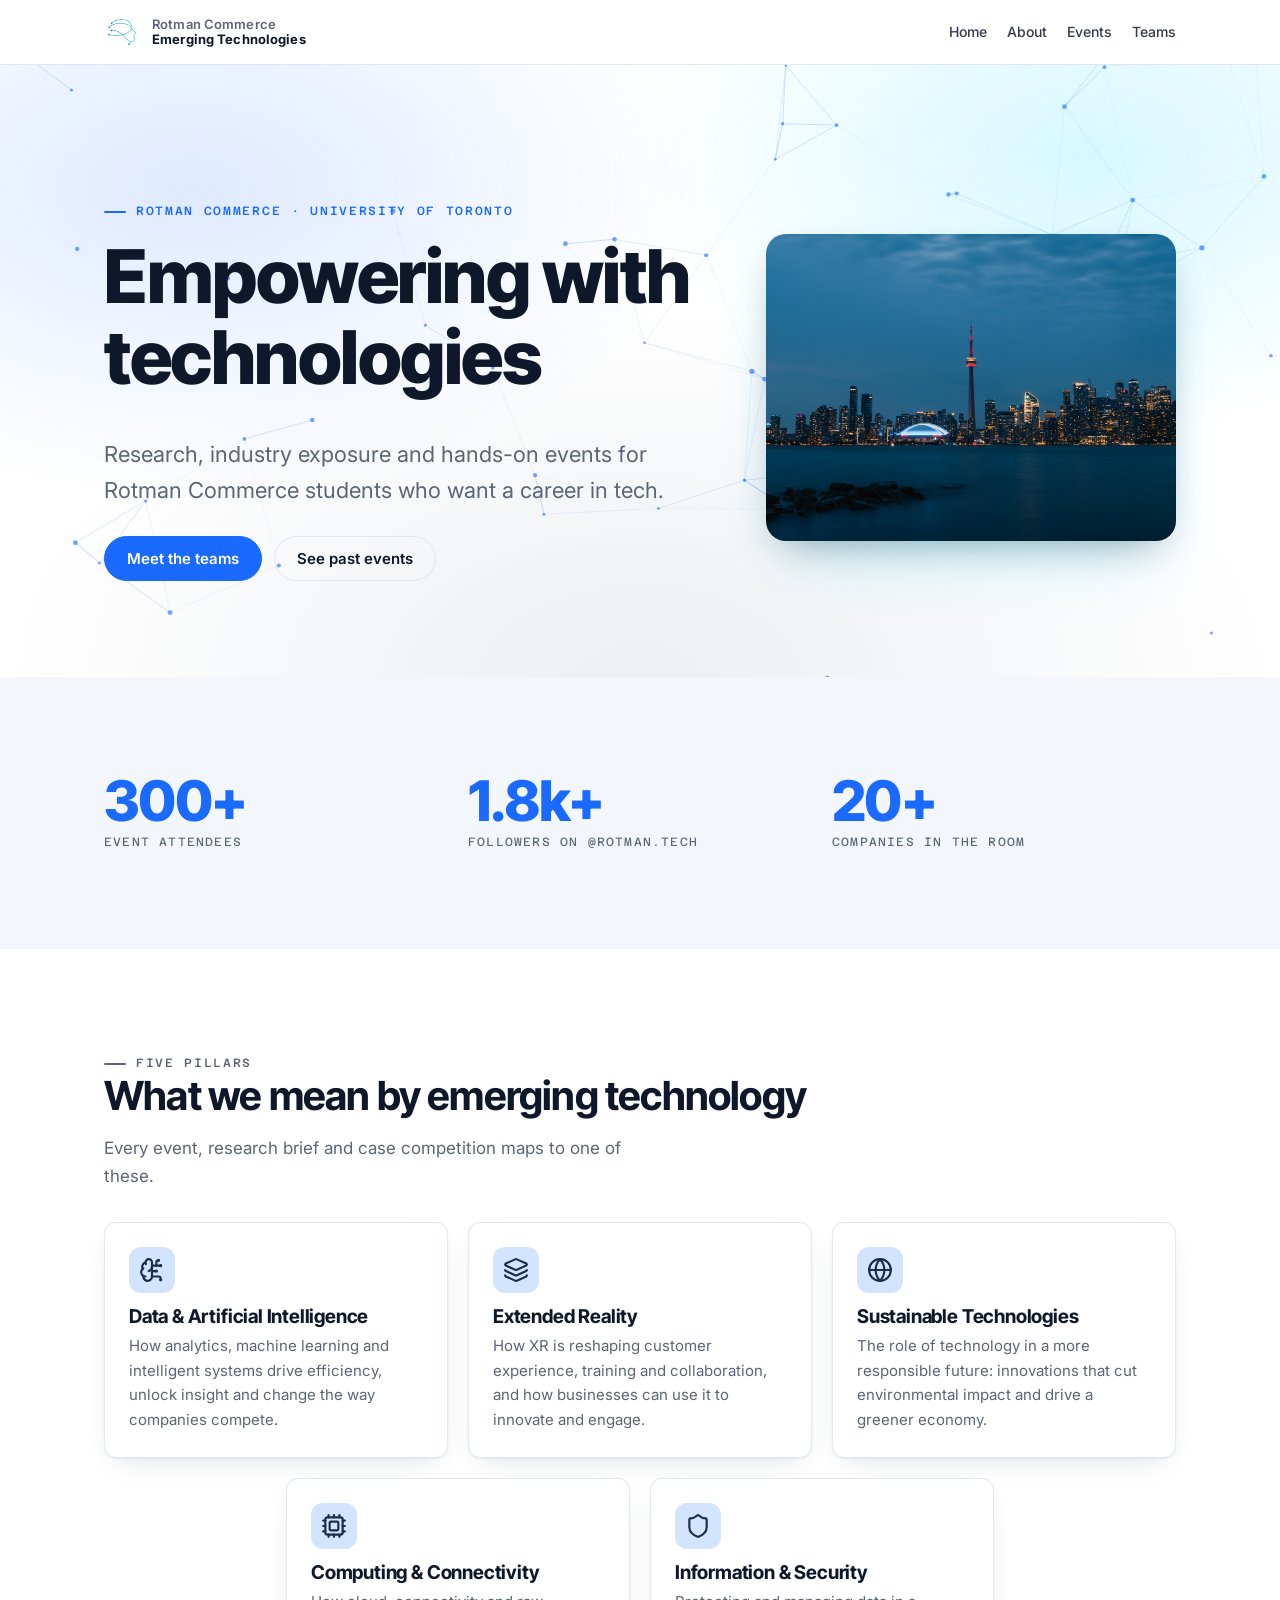
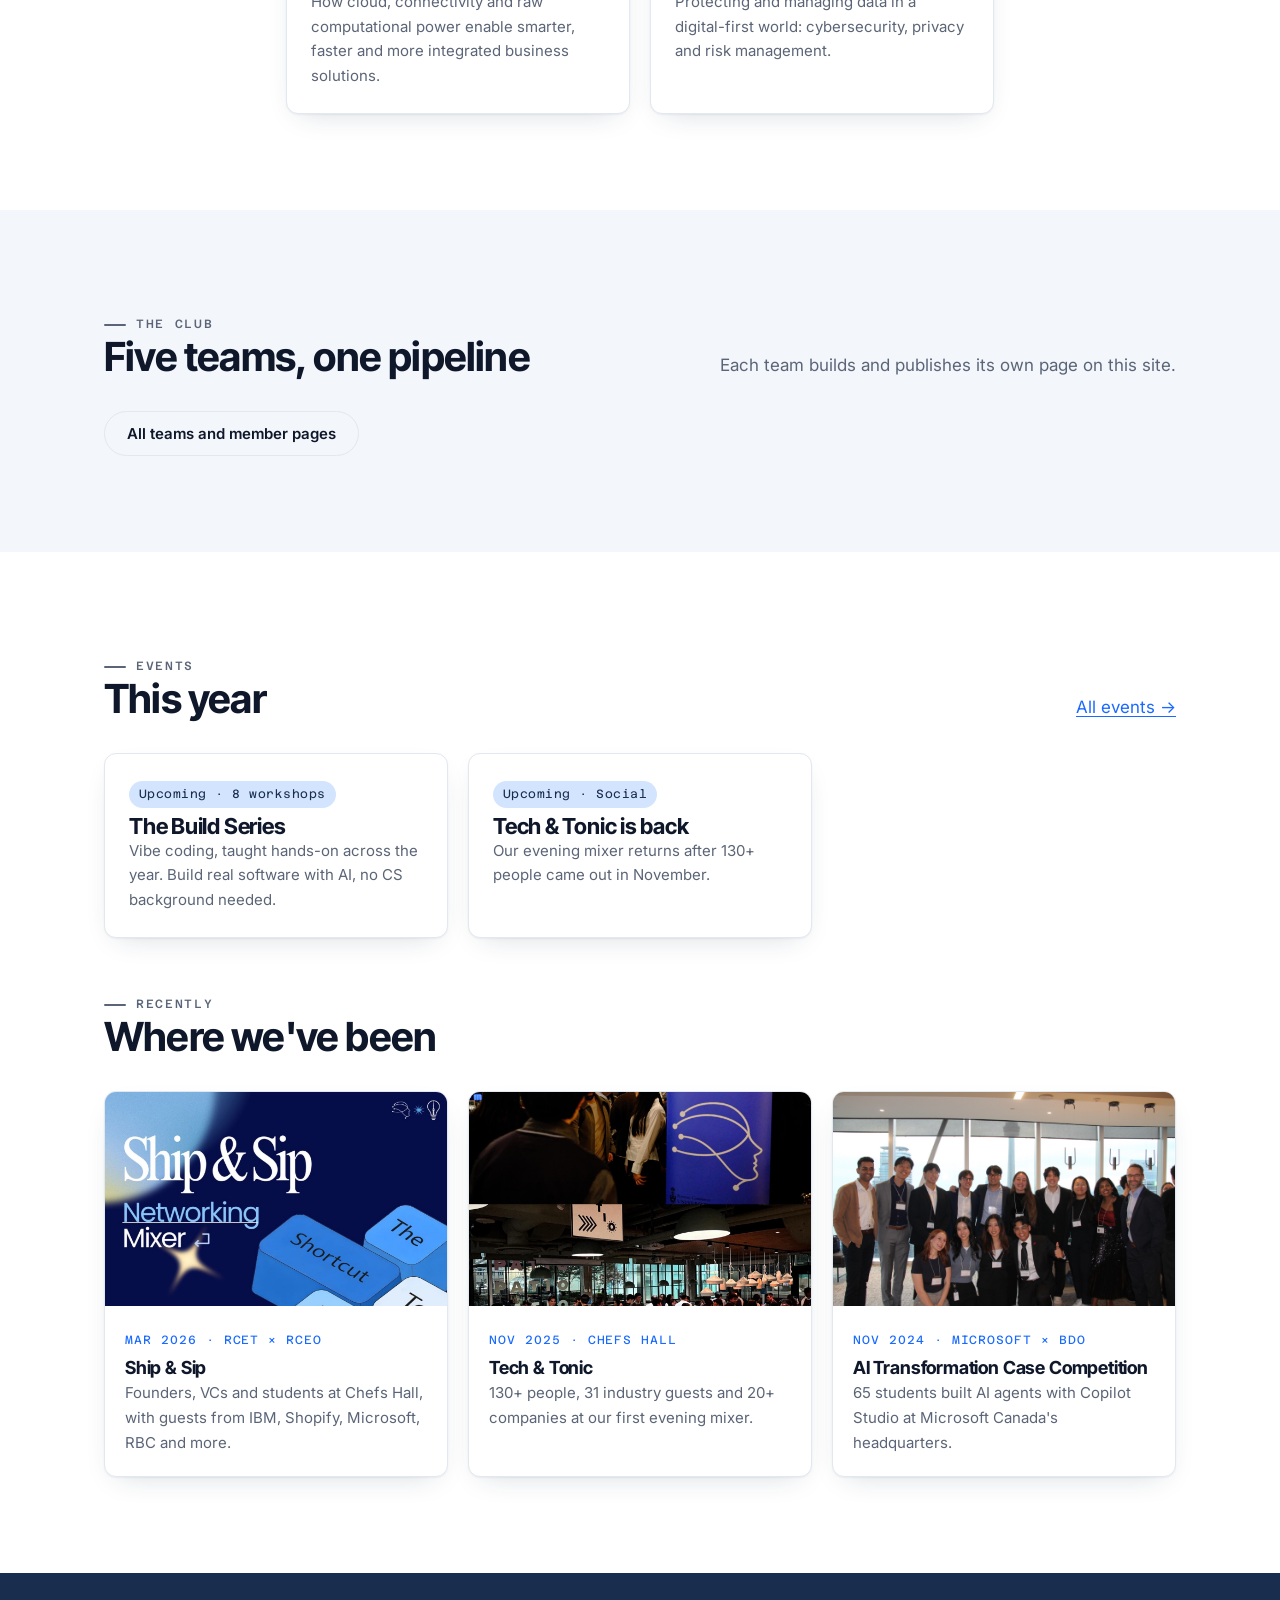
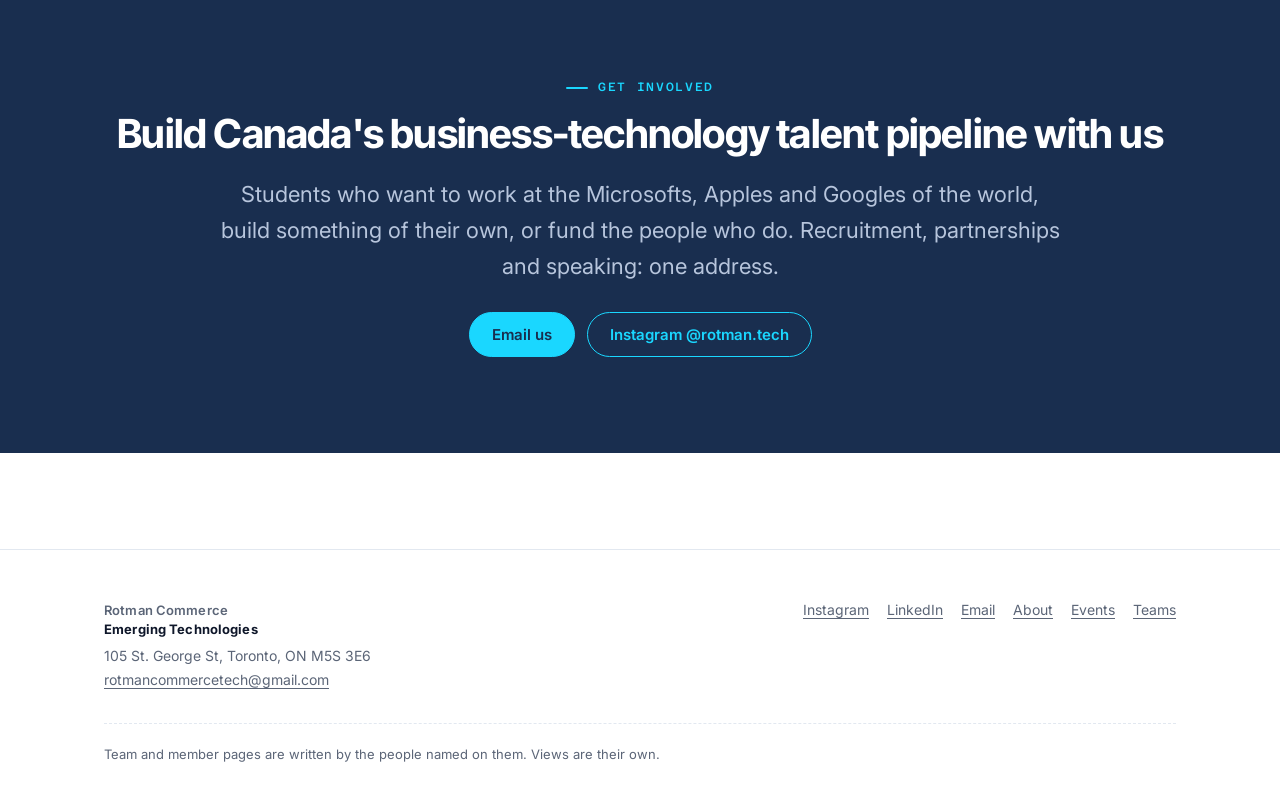
<file: site/index.html>
<!doctype html>
<html lang="en">
<head>
  <meta charset="utf-8">
  <meta name="viewport" content="width=device-width, initial-scale=1">
  <title>Rotman Commerce Emerging Technologies</title>
  <meta name="description" content="RCET is the Rotman Commerce club for students who want to work in, build with and invest in technology: research, industry exposure and hands-on events across five pillars of emerging tech.">
  <meta property="og:title" content="Rotman Commerce Emerging Technologies">
  <meta property="og:description" content="Building the number one business-technology talent pipeline in Canada, at Rotman Commerce.">
  <link rel="icon" type="image/png" sizes="32x32" href="/shared/assets/brand/favicon-32.png">
  <link rel="apple-touch-icon" href="/shared/assets/brand/apple-touch-icon.png">
  <meta property="og:type" content="website">
  <meta property="og:site_name" content="Rotman Commerce Emerging Technologies">
  <meta property="og:image" content="{{SITE_URL}}/shared/assets/brand/og-image.jpg">
  <meta name="twitter:card" content="summary_large_image">
  <link rel="preconnect" href="https://fonts.googleapis.com">
  <link rel="preconnect" href="https://fonts.gstatic.com" crossorigin>
  <link rel="stylesheet" href="/shared/rcet.css">
  <script src="/shared/rcet.js" defer></script>
  <style>
    /* Home page. Admins edit this file; the TEAMS_GRID and PARTNERS_STRIP comments are filled in at build time. */
    .home-hero { display: grid; gap: 48px; grid-template-columns: 1.2fr .8fr; align-items: center; }
    .home-hero h1 { font-size: clamp(40px, 6vw, 74px); }
    .home-hero .rcet-lede { max-width: 42ch; }
    .home-hero__frame { overflow: hidden; aspect-ratio: 4 / 3; }
    .home-hero__art { width: 100%; height: 100%; object-fit: cover; object-position: 50% 55%; }
    .pillar h3 { font-size: 19px; margin: 14px 0 6px; }
    .pillar p { color: var(--rcet-muted); margin: 0; font-size: 15px; }
    .pillar .rcet-tag { margin-top: 12px; }
    .upcoming-mini { display: grid; gap: 6px; align-content: start; }
    .upcoming-mini .rcet-tag { justify-self: start; }
    .upcoming-mini h3 { margin: 6px 0 0; }
    .upcoming-mini p { margin: 0; color: var(--rcet-muted); font-size: 15px; }
    .event-card { padding: 0; overflow: hidden; display: grid; grid-template-rows: auto 1fr; }
    .event-card img { aspect-ratio: 16 / 10; object-fit: cover; width: 100%; }
    .event-card div { padding: 18px 20px 20px; }
    .event-card time { font-family: var(--rcet-font-mono); font-size: 12px; letter-spacing: .08em; text-transform: uppercase; color: var(--rcet-accent); }
    .event-card h3 { font-size: 18px; margin: 6px 0 4px; }
    .event-card p { margin: 0; color: var(--rcet-muted); font-size: 15px; }
    @media (max-width: 760px) { .home-hero { grid-template-columns: 1fr; } .home-hero__frame { aspect-ratio: 16 / 10; } }
  </style>
</head>
<body>

  <rcet-header></rcet-header>

  <main id="main">

    <section class="rcet-hero rcet-hero--art rcet-bg-mesh" data-constellation>
      <div class="rcet-container home-hero">
        <div>
          <p class="rcet-eyebrow">Rotman Commerce · University of Toronto</p>
          <h1>Empowering with technologies</h1>
          <p class="rcet-lede">Research, industry exposure and hands-on events for Rotman Commerce
          students who want a career in tech.</p>
          <div class="rcet-btn-row">
            <a class="rcet-btn rcet-btn--primary" href="/teams/">Meet the teams</a>
            <a class="rcet-btn rcet-btn--ghost" href="/events/">See past events</a>
          </div>
        </div>
        <div class="home-hero__frame rcet-cinematic"><img class="home-hero__art" src="/shared/assets/brand/hero-toronto.jpg" alt="The Toronto skyline and CN Tower at blue hour, seen across the water" width="1000" height="750"></div>
      </div>
    </section>

    <!-- Numbers. Followers as of September 2026; attendees from the previous site. -->
    <section class="rcet-section rcet-section--alt">
      <div class="rcet-container rcet-grid rcet-grid--3">
        <div class="rcet-stat"><b data-count="300" data-suffix="+">300+</b><span>Event attendees</span></div>
        <div class="rcet-stat"><b data-count="1884" data-format="k" data-suffix="+">1.8k+</b><span>Followers on @rotman.tech</span></div>
        <div class="rcet-stat"><b data-count="20" data-suffix="+">20+</b><span>Companies in the room</span></div>
      </div>
    </section>

    <!-- PARTNERS_STRIP -->

    <section class="rcet-section" id="pillars">
      <div class="rcet-container">
        <div class="rcet-section-head">
          <div><p class="rcet-eyebrow">Five pillars</p><h2>What we mean by emerging technology</h2></div>
          <p>Every event, research brief and case competition maps to one of these.</p>
        </div>
        <div class="rcet-grid rcet-grid--3 rcet-grid--wrap-center">
          <div class="rcet-card pillar" data-reveal style="--i:0">
            <span class="rcet-icon-badge"><svg class="rcet-icon rcet-icon--lg" aria-hidden="true"><use href="/shared/assets/icons.svg#brain-circuit"/></svg></span>
            <h3>Data &amp; Artificial Intelligence</h3>
            <p>How analytics, machine learning and intelligent systems drive efficiency, unlock insight and change the way companies compete.</p>
          </div>
          <div class="rcet-card pillar" data-reveal style="--i:1">
            <span class="rcet-icon-badge"><svg class="rcet-icon rcet-icon--lg" aria-hidden="true"><use href="/shared/assets/icons.svg#layers"/></svg></span>
            <h3>Extended Reality</h3>
            <p>How XR is reshaping customer experience, training and collaboration, and how businesses can use it to innovate and engage.</p>
          </div>
          <div class="rcet-card pillar" data-reveal style="--i:2">
            <span class="rcet-icon-badge"><svg class="rcet-icon rcet-icon--lg" aria-hidden="true"><use href="/shared/assets/icons.svg#globe"/></svg></span>
            <h3>Sustainable Technologies</h3>
            <p>The role of technology in a more responsible future: innovations that cut environmental impact and drive a greener economy.</p>
          </div>
          <div class="rcet-card pillar" data-reveal style="--i:3">
            <span class="rcet-icon-badge"><svg class="rcet-icon rcet-icon--lg" aria-hidden="true"><use href="/shared/assets/icons.svg#cpu"/></svg></span>
            <h3>Computing &amp; Connectivity</h3>
            <p>How cloud, connectivity and raw computational power enable smarter, faster and more integrated business solutions.</p>
          </div>
          <div class="rcet-card pillar" data-reveal style="--i:4">
            <span class="rcet-icon-badge"><svg class="rcet-icon rcet-icon--lg" aria-hidden="true"><use href="/shared/assets/icons.svg#shield"/></svg></span>
            <h3>Information &amp; Security</h3>
            <p>Protecting and managing data in a digital-first world: cybersecurity, privacy and risk management.</p>
          </div>
        </div>
      </div>
    </section>

    <section class="rcet-section rcet-section--alt" id="teams">
      <div class="rcet-container">
        <div class="rcet-section-head">
          <div><p class="rcet-eyebrow">The club</p><h2>Five teams, one pipeline</h2></div>
          <p>Each team builds and publishes its own page on this site.</p>
        </div>
        <!-- TEAMS_GRID -->
        <div class="rcet-btn-row"><a class="rcet-btn rcet-btn--ghost" href="/teams/">All teams and member pages</a></div>
      </div>
    </section>

    <section class="rcet-section" id="events">
      <div class="rcet-container">
        <div class="rcet-section-head">
          <div><p class="rcet-eyebrow">Events</p><h2>This year</h2></div>
          <p><a href="/events/">All events →</a></p>
        </div>
        <div class="rcet-grid rcet-grid--2 upcoming-row">
          <a class="rcet-card upcoming-mini" href="/events/#build-series" data-reveal style="--i:0">
            <span class="rcet-tag">Upcoming · 8 workshops</span>
            <h3>The Build Series</h3>
            <p>Vibe coding, taught hands-on across the year. Build real software with AI, no CS background needed.</p>
          </a>
          <a class="rcet-card upcoming-mini" href="/events/#tech-and-tonic" data-reveal style="--i:1">
            <span class="rcet-tag">Upcoming · Social</span>
            <h3>Tech &amp; Tonic is back</h3>
            <p>Our evening mixer returns after 130+ people came out in November.</p>
          </a>
        </div>
        <div class="rcet-section-head" style="margin-top: 48px">
          <div><p class="rcet-eyebrow">Recently</p><h2>Where we've been</h2></div>
        </div>
        <div class="rcet-grid rcet-grid--3">
          <a class="rcet-card event-card" href="/events/#ship-and-sip" data-reveal style="--i:0">
            <img src="/shared/assets/events/2026-03-ship-and-sip-poster.jpg" alt="Ship &amp; Sip poster" loading="lazy" style="object-position: 50% 0">
            <div><time datetime="2026-03-19">Mar 2026 · RCET × RCEO</time><h3>Ship &amp; Sip</h3><p>Founders, VCs and students at Chefs Hall, with guests from IBM, Shopify, Microsoft, RBC and more.</p></div>
          </a>
          <a class="rcet-card event-card" href="/events/#tech-and-tonic-2025" data-reveal style="--i:1">
            <img src="/shared/assets/events/2025-11-tech-and-tonic-1.jpg" alt="A full room at Tech &amp; Tonic" loading="lazy">
            <div><time datetime="2025-11-21">Nov 2025 · Chefs Hall</time><h3>Tech &amp; Tonic</h3><p>130+ people, 31 industry guests and 20+ companies at our first evening mixer.</p></div>
          </a>
          <a class="rcet-card event-card" href="/events/#ai-transformation" data-reveal style="--i:2">
            <img src="/shared/assets/events/2024-11-ai-transformation-group.jpg" alt="Participants of the AI Transformation Case Competition at Microsoft Canada" loading="lazy">
            <div><time datetime="2024-11-27">Nov 2024 · Microsoft × BDO</time><h3>AI Transformation Case Competition</h3><p>65 students built AI agents with Copilot Studio at Microsoft Canada's headquarters.</p></div>
          </a>
        </div>
      </div>
    </section>

    <section class="rcet-section rcet-section--dark" id="join">
      <div class="rcet-container rcet-center">
        <p class="rcet-eyebrow">Get involved</p>
        <h2>Build Canada's business-technology talent pipeline with us</h2>
        <p class="rcet-lede" style="margin-inline: auto">Students who want to work at the Microsofts, Apples and Googles of the world, build something of their own, or fund the people who do. Recruitment, partnerships and speaking: one address.</p>
        <div class="rcet-btn-row" style="justify-content: center">
          <a class="rcet-btn rcet-btn--primary" href="mailto:rotmancommercetech@gmail.com">Email us</a>
          <a class="rcet-btn" href="https://www.instagram.com/rotman.tech/" rel="noopener">Instagram @rotman.tech</a>
        </div>
      </div>
    </section>

  </main>

  <rcet-footer></rcet-footer>

</body>
</html>
</file>
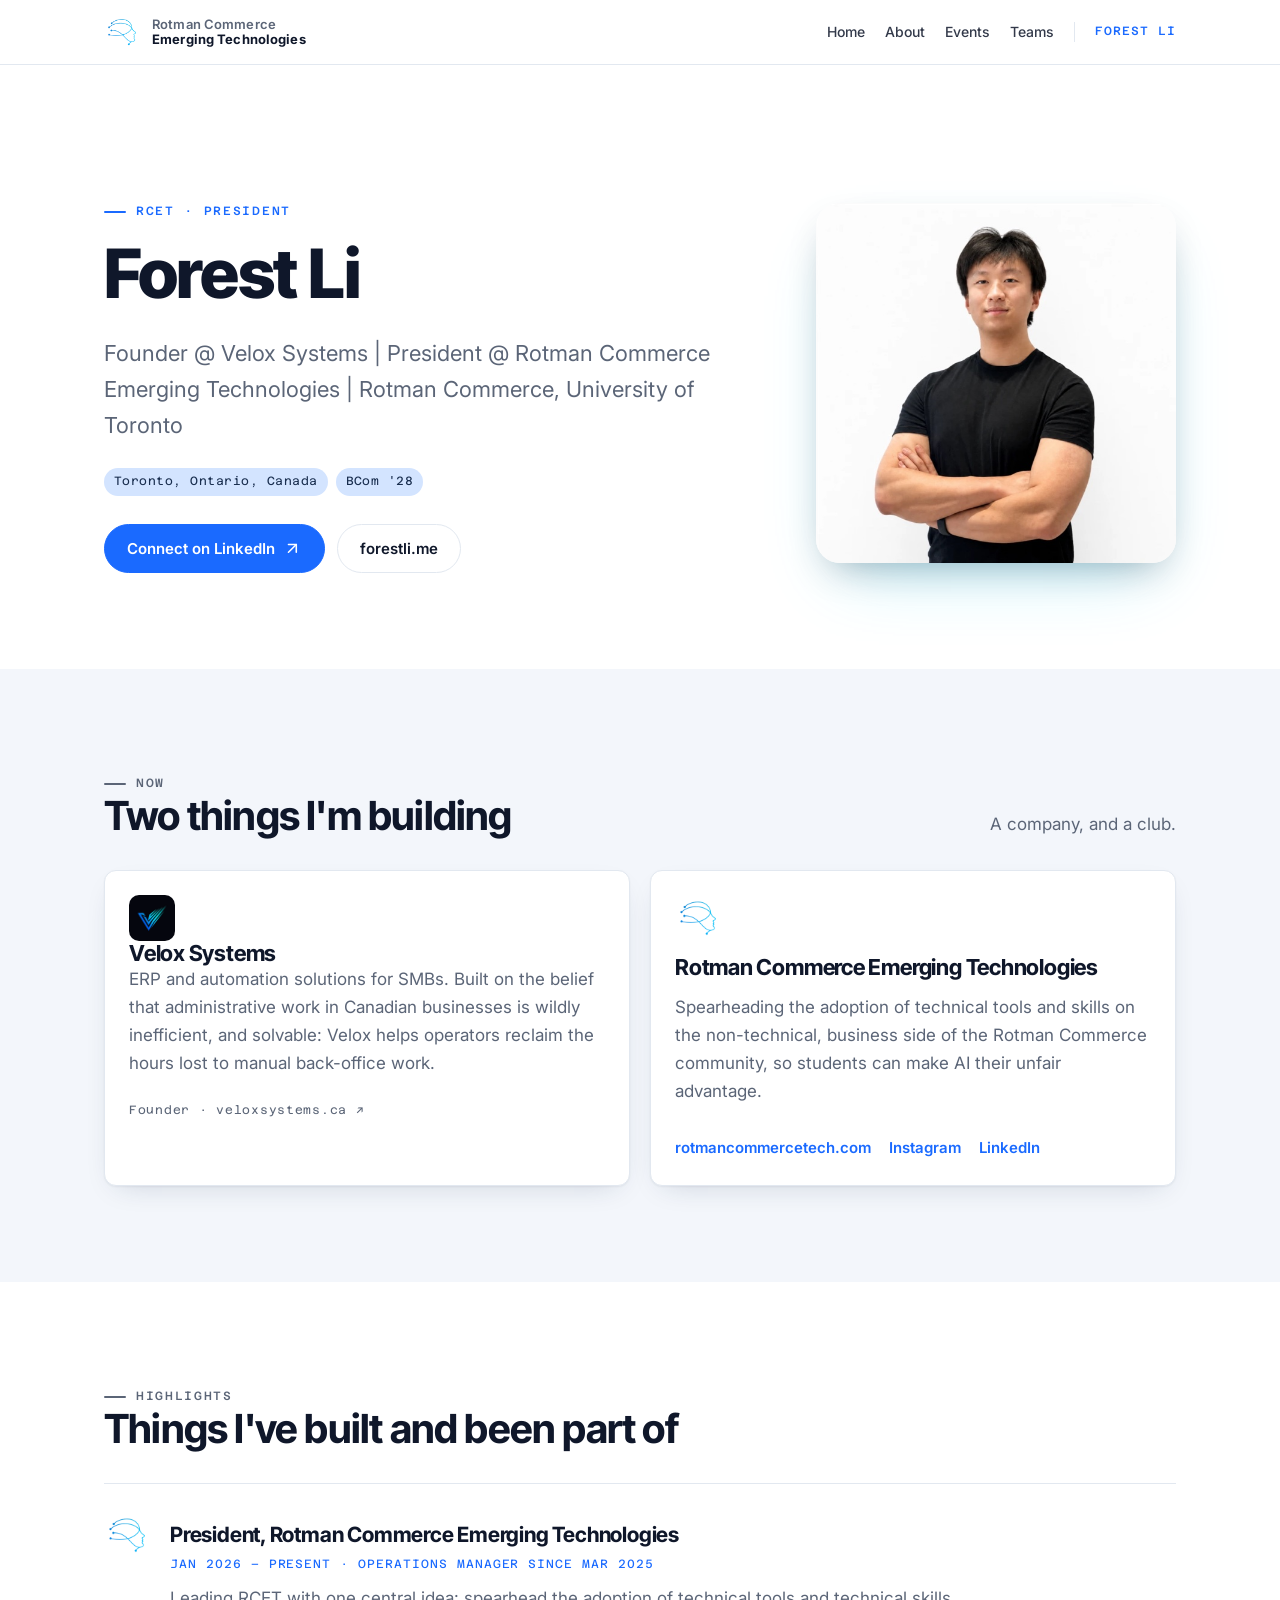
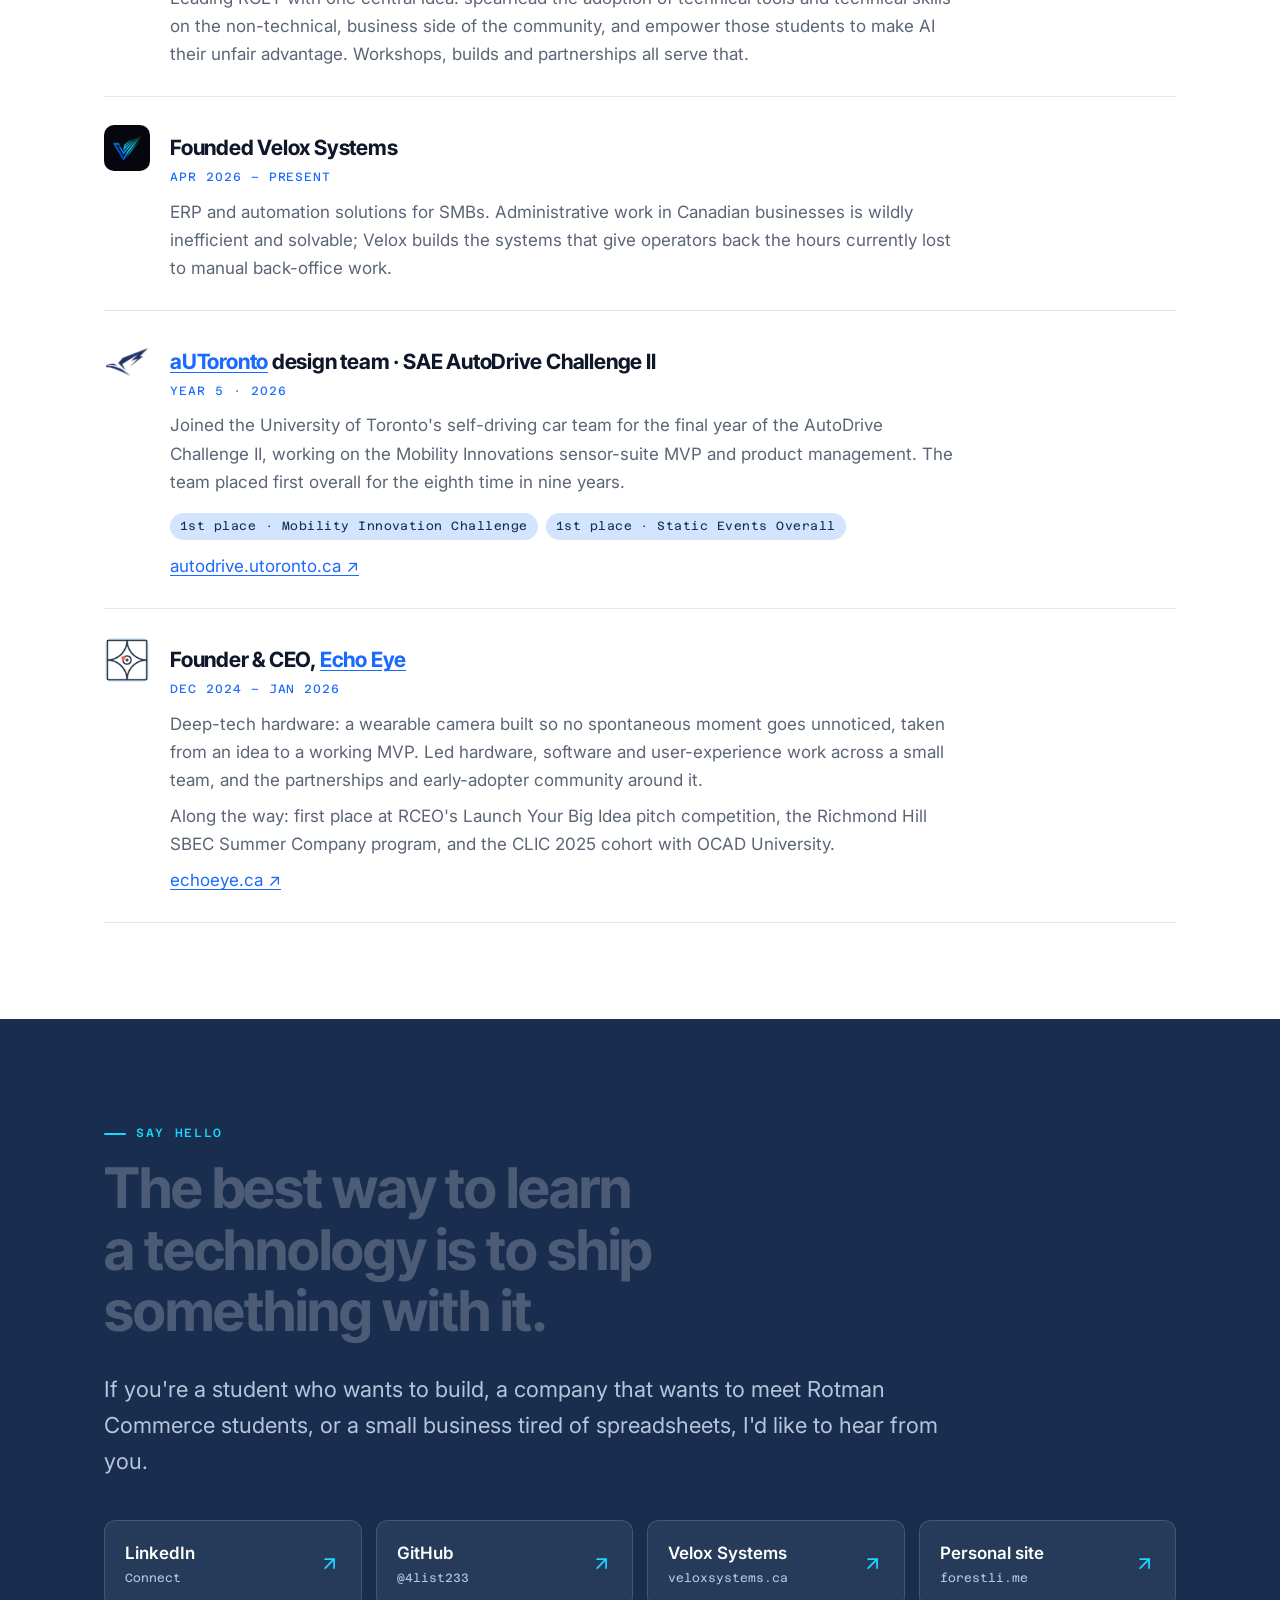
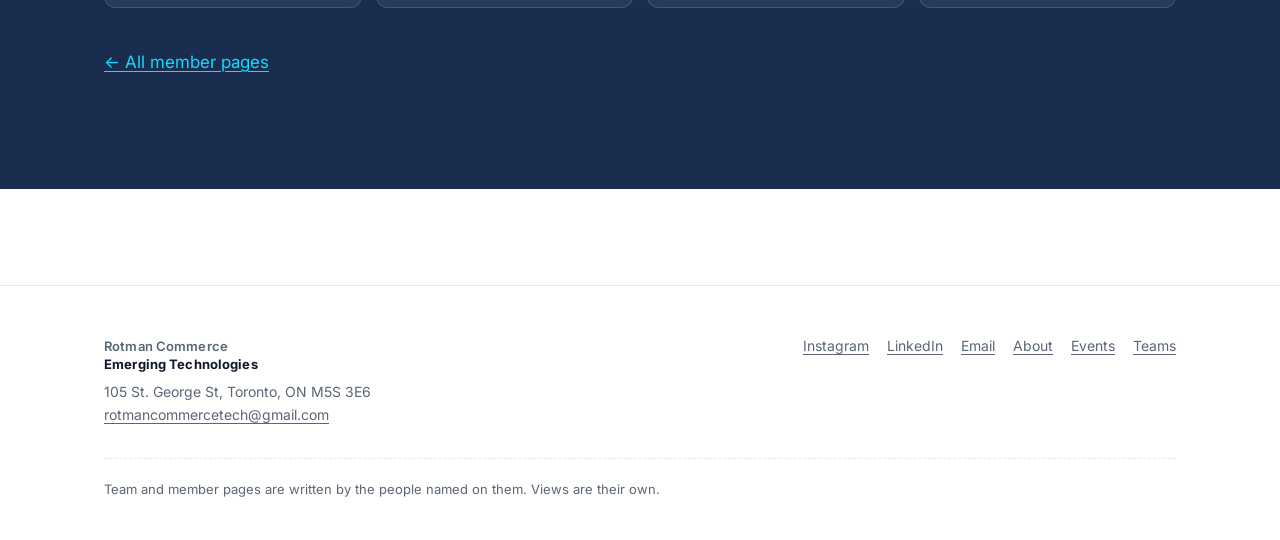
<file: members/4list233/index.html>
<!doctype html>
<html lang="en">
<head>
  <meta charset="utf-8">
  <meta name="viewport" content="width=device-width, initial-scale=1">
  <title>Forest Li</title>
  <meta name="description" content="Forest Li — Founder @ Velox Systems, President @ Rotman Commerce Emerging Technologies, Rotman Commerce, University of Toronto.">

  <link rel="icon" type="image/png" sizes="32x32" href="/shared/assets/brand/favicon-32.png">
  <link rel="apple-touch-icon" href="/shared/assets/brand/apple-touch-icon.png">
  <link rel="stylesheet" href="/shared/rcet.css">
  <script src="/shared/rcet.js" defer></script>

  <style>
    /* Hero: text on the left, portrait on the right; stacks under 760px. */
    .hero-grid {
      display: grid; grid-template-columns: minmax(0, 1.25fr) minmax(0, .75fr);
      gap: 48px; align-items: center;
    }
    .hero-grid h1 { margin-bottom: .35em; }
    .hero-photo {
      width: min(100%, 360px); aspect-ratio: 1; object-fit: cover;
      justify-self: end; border-radius: 24px;
    }
    .hero-meta { display: flex; flex-wrap: wrap; gap: 8px; margin: 22px 0 0; padding: 0; list-style: none; }
    @media (max-width: 760px) {
      .hero-grid { grid-template-columns: 1fr; gap: 32px; }
      .hero-photo { justify-self: start; width: min(100%, 260px); order: -1; }
    }

    /* Brand mark: each organisation's own icon, shown clean at 46px. */
    .brand { flex: none; display: block; width: 46px; height: 46px; }
    .brand img { width: 46px; height: 46px; object-fit: contain; border-radius: 10px; }

    /* "Now" cards. Two cards fill the row. */
    .now-grid { grid-template-columns: repeat(auto-fit, minmax(min(100%, 340px), 1fr)); }
    .now-card { display: grid; gap: 14px; align-content: start; }
    .now-card h3 { margin: 0; }
    .now-card p { color: var(--rcet-muted); }
    .now-card .rcet-mono { font-size: 12px; letter-spacing: .06em; color: var(--rcet-muted); }
    .card-links { display: flex; flex-wrap: wrap; gap: 8px 18px; font-size: 15px; font-weight: 600; }
    .card-links a { display: inline-flex; align-items: center; gap: 4px; text-decoration: none; }
    .card-links a:hover { text-decoration: underline; }

    /* Highlights: one row per thing, brand mark on the left, hairline between rows. */
    .highlights { list-style: none; margin: 0; padding: 0; }
    .highlights > li {
      display: grid; grid-template-columns: 46px 1fr; gap: 20px;
      padding: 28px 0; border-top: 1px solid var(--rcet-line);
    }
    .highlights > li:last-child { border-bottom: 1px solid var(--rcet-line); }
    .highlights b { display: block; font-family: var(--rcet-font-display); font-size: 21px; letter-spacing: -.01em; margin: 6px 0 2px; }
    .highlights .when {
      display: block; font-family: var(--rcet-font-mono); font-size: 12px; letter-spacing: .08em;
      text-transform: uppercase; color: var(--rcet-accent); margin-bottom: 10px;
    }
    .highlights p { margin: 0; color: var(--rcet-muted); max-width: 72ch; }
    .highlights p + p { margin-top: 8px; }
    .highlights .awards { display: flex; flex-wrap: wrap; gap: 8px; margin: 14px 0 12px; padding: 0; list-style: none; }
    @media (max-width: 560px) {
      .highlights > li { grid-template-columns: 1fr; gap: 10px; }
    }

    /* Closing statement + links. */
    .statement h2 { font-size: clamp(32px, 5vw, 56px); max-width: 18ch; }
    .links { display: grid; gap: 14px; grid-template-columns: repeat(auto-fill, minmax(min(100%, 220px), 1fr)); margin-top: 40px; }
    .links a {
      display: flex; align-items: center; justify-content: space-between; gap: 12px;
      padding: 18px 20px; border: 1px solid var(--rcet-line); border-radius: var(--rcet-radius);
      background: var(--rcet-surface); color: inherit; text-decoration: none; font-weight: 600;
      transition: border-color .15s ease, transform .15s ease;
    }
    .links a:hover { border-color: var(--rcet-accent); transform: translateY(-2px); }
    .links a small { display: block; font-weight: 400; font-family: var(--rcet-font-mono); font-size: 12px; color: var(--rcet-muted); margin-top: 2px; }
    .links .rcet-icon { color: var(--rcet-accent); }
  </style>
</head>
<body>
  <rcet-header team="Forest Li"></rcet-header>

  <main id="main">

    <!-- HERO -->
    <section class="rcet-hero">
      <div class="rcet-container hero-grid">
        <div>
          <p class="rcet-eyebrow">RCET · President</p>
          <h1>Forest Li</h1>
          <p class="rcet-lede">
            Founder @ Velox Systems | President @ Rotman Commerce Emerging Technologies | Rotman Commerce, University of Toronto
          </p>
          <ul class="hero-meta" aria-label="At a glance">
            <li><span class="rcet-tag">Toronto, Ontario, Canada</span></li>
            <li><span class="rcet-tag">BCom '28</span></li>
          </ul>
          <div class="rcet-btn-row">
            <a class="rcet-btn rcet-btn--primary" href="https://www.linkedin.com/in/forestli/" rel="noopener">
              Connect on LinkedIn
              <svg class="rcet-icon" aria-hidden="true"><use href="/shared/assets/icons.svg#arrow-up-right"/></svg>
            </a>
            <a class="rcet-btn rcet-btn--ghost" href="https://forestli.me/" rel="noopener">forestli.me</a>
          </div>
        </div>
        <img class="hero-photo rcet-cinematic" src="/shared/assets/people/forest-li.jpg" alt="Portrait of Forest Li" width="600" height="600" data-reveal>
      </div>
    </section>

    <!-- NOW -->
    <section class="rcet-section rcet-section--alt" id="now">
      <div class="rcet-container">
        <div class="rcet-section-head">
          <div><p class="rcet-eyebrow">Now</p><h2>Two things I'm building</h2></div>
          <p>A company, and a club.</p>
        </div>
        <div class="rcet-grid now-grid">
          <a class="rcet-card now-card" href="https://veloxsystems.ca/" rel="noopener" data-reveal style="--i:0">
            <span class="brand"><img src="./velox-icon.png" alt="" width="46" height="46"></span>
            <h3>Velox Systems</h3>
            <p>ERP and automation solutions for SMBs. Built on the belief that administrative work in Canadian businesses is wildly inefficient, and solvable: Velox helps operators reclaim the hours lost to manual back-office work.</p>
            <span class="rcet-mono">Founder · veloxsystems.ca ↗</span>
          </a>
          <div class="rcet-card now-card" data-reveal style="--i:1">
            <span class="brand"><img src="/shared/assets/brand/logo-256.png" alt="" width="46" height="46"></span>
            <h3>Rotman Commerce Emerging Technologies</h3>
            <p>Spearheading the adoption of technical tools and skills on the non-technical, business side of the Rotman Commerce community, so students can make AI their unfair advantage.</p>
            <div class="card-links">
              <a href="https://rotmancommercetech.com/" rel="noopener">rotmancommercetech.com</a>
              <a href="https://www.instagram.com/rotman.tech/" rel="noopener">Instagram</a>
              <a href="https://www.linkedin.com/company/rcemergingtech/" rel="noopener">LinkedIn</a>
            </div>
          </div>
        </div>
      </div>
    </section>

    <!-- HIGHLIGHTS -->
    <section class="rcet-section" id="highlights">
      <div class="rcet-container">
        <div class="rcet-section-head">
          <div><p class="rcet-eyebrow">Highlights</p><h2>Things I've built and been part of</h2></div>
        </div>
        <ul class="highlights">

          <li data-reveal style="--i:0">
            <span class="brand"><img src="/shared/assets/brand/logo-256.png" alt="" width="46" height="46"></span>
            <div>
              <b>President, Rotman Commerce Emerging Technologies</b>
              <span class="when">Jan 2026 – present · Operations Manager since Mar 2025</span>
              <p>Leading RCET with one central idea: spearhead the adoption of technical tools and technical skills on the non-technical, business side of the community, and empower those students to make AI their unfair advantage. Workshops, builds and partnerships all serve that.</p>
            </div>
          </li>

          <li data-reveal style="--i:1">
            <span class="brand"><img src="./velox-icon.png" alt="" width="46" height="46"></span>
            <div>
              <b>Founded Velox Systems</b>
              <span class="when">Apr 2026 – present</span>
              <p>ERP and automation solutions for SMBs. Administrative work in Canadian businesses is wildly inefficient and solvable; Velox builds the systems that give operators back the hours currently lost to manual back-office work.</p>
            </div>
          </li>

          <li data-reveal style="--i:2">
            <span class="brand"><img src="./autoronto-icon.png" alt="" width="46" height="46"></span>
            <div>
              <b><a href="https://www.autodrive.utoronto.ca/" rel="noopener">aUToronto</a> design team · SAE AutoDrive Challenge II</b>
              <span class="when">Year 5 · 2026</span>
              <p>Joined the University of Toronto's self-driving car team for the final year of the AutoDrive Challenge II, working on the Mobility Innovations sensor-suite MVP and product management. The team placed first overall for the eighth time in nine years.</p>
              <ul class="awards" aria-label="Awards">
                <li><span class="rcet-tag">1st place · Mobility Innovation Challenge</span></li>
                <li><span class="rcet-tag">1st place · Static Events Overall</span></li>
              </ul>
              <p><a href="https://www.autodrive.utoronto.ca/" rel="noopener">autodrive.utoronto.ca ↗</a></p>
            </div>
          </li>

          <li data-reveal style="--i:3">
            <span class="brand"><img src="./echoeye-icon.png" alt="" width="46" height="46"></span>
            <div>
              <b>Founder &amp; CEO, <a href="https://www.echoeye.ca/" rel="noopener">Echo Eye</a></b>
              <span class="when">Dec 2024 – Jan 2026</span>
              <p>Deep-tech hardware: a wearable camera built so no spontaneous moment goes unnoticed, taken from an idea to a working MVP. Led hardware, software and user-experience work across a small team, and the partnerships and early-adopter community around it.</p>
              <p>Along the way: first place at RCEO's Launch Your Big Idea pitch competition, the Richmond Hill SBEC Summer Company program, and the CLIC 2025 cohort with OCAD University.</p>
              <p><a href="https://www.echoeye.ca/" rel="noopener">echoeye.ca ↗</a></p>
            </div>
          </li>

        </ul>
      </div>
    </section>

    <!-- STATEMENT + LINKS -->
    <section class="rcet-section rcet-section--dark statement" id="contact">
      <div class="rcet-container">
        <p class="rcet-eyebrow">Say hello</p>
        <h2 data-words>The best way to learn a technology is to ship something with it.</h2>
        <p class="rcet-lede">If you're a student who wants to build, a company that wants to meet Rotman Commerce students, or a small business tired of spreadsheets, I'd like to hear from you.</p>
        <div class="links">
          <a href="https://www.linkedin.com/in/forestli/" rel="noopener">
            <span>LinkedIn<small>Connect</small></span>
            <svg class="rcet-icon" aria-hidden="true"><use href="/shared/assets/icons.svg#arrow-up-right"/></svg>
          </a>
          <a href="https://github.com/4list233" rel="noopener">
            <span>GitHub<small>@4list233</small></span>
            <svg class="rcet-icon" aria-hidden="true"><use href="/shared/assets/icons.svg#arrow-up-right"/></svg>
          </a>
          <a href="https://veloxsystems.ca/" rel="noopener">
            <span>Velox Systems<small>veloxsystems.ca</small></span>
            <svg class="rcet-icon" aria-hidden="true"><use href="/shared/assets/icons.svg#arrow-up-right"/></svg>
          </a>
          <a href="https://forestli.me/" rel="noopener">
            <span>Personal site<small>forestli.me</small></span>
            <svg class="rcet-icon" aria-hidden="true"><use href="/shared/assets/icons.svg#arrow-up-right"/></svg>
          </a>
        </div>
        <p style="margin-top: 40px"><a href="/teams/#members">← All member pages</a></p>
      </div>
    </section>

  </main>

  <rcet-footer></rcet-footer>
</body>
</html>
</file>
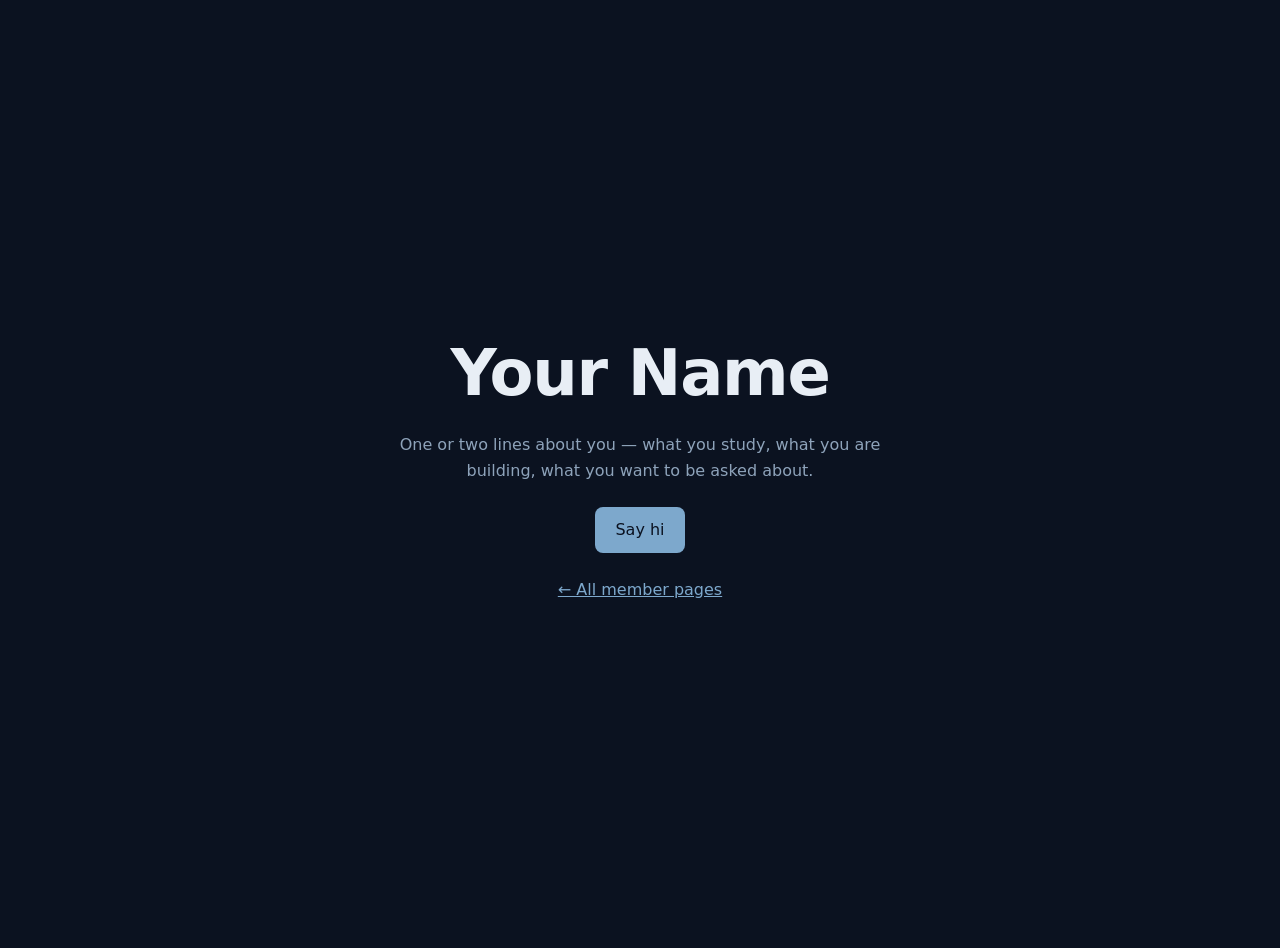
<file: members/_template/index.html>
<!doctype html>
<html lang="en">
<head>
  <meta charset="utf-8">
  <meta name="viewport" content="width=device-width, initial-scale=1">

  <!-- Change this: it shows up on the member directory page. -->
  <link rel="icon" type="image/png" sizes="32x32" href="/shared/assets/brand/favicon-32.png">
  <link rel="apple-touch-icon" href="/shared/assets/brand/apple-touch-icon.png">
  <title>Your Name</title>

  <!-- Already have a site? Replace this whole file with a forward: keep <title>, add
       <meta name="rcet-link" content="https://your.site/"> and
       <meta http-equiv="refresh" content="0; url=https://your.site/">. The directory card links there. -->

  <!-- Optional: match the team pages by loading the shared RCET design system.
       <link rel="stylesheet" href="/shared/rcet.css"> <script src="/shared/rcet.js" defer></script>
       Then use <rcet-header></rcet-header>, .rcet-container, .rcet-card, var(--rcet-*) … see DESIGN.md -->

  <style>
    /* Everything here is yours. Delete it all and start over if you like. */
    :root { --bg: #0b1220; --fg: #e8eef5; --accent: #7da8cc; }

    body {
      margin: 0; min-height: 100vh; display: grid; place-items: center;
      background: var(--bg); color: var(--fg);
      font: 16px/1.6 ui-sans-serif, -apple-system, "Segoe UI", system-ui, sans-serif;
      text-align: center; padding: 24px;
    }
    h1 { font-size: clamp(32px, 8vw, 64px); margin: 0 0 8px; letter-spacing: -.02em; }
    p  { color: #8ea3ba; max-width: 50ch; margin: 0 auto 24px; }
    button {
      font: inherit; color: var(--bg); background: var(--accent);
      border: 0; border-radius: 8px; padding: 10px 20px; cursor: pointer;
    }
    button:hover { filter: brightness(1.1); }
    a { color: var(--accent); }
  </style>
</head>
<body>

  <main>
    <h1>Your Name</h1>
    <p>
      One or two lines about you — what you study, what you are building,
      what you want to be asked about.
    </p>

    <button id="hello">Say hi</button>
    <p id="out" aria-live="polite"></p>

    <p><a href="/teams/#members">← All member pages</a></p>
  </main>

  <script>
    // Inline JavaScript works. So do <script src="./your-file.js"> files
    // in your own folder, and libraries from cdnjs / jsDelivr / unpkg.
    const lines = ['hi there', 'hello!', 'welcome', 'nice to meet you'];
    document.getElementById('hello').addEventListener('click', () => {
      document.getElementById('out').textContent =
        lines[Math.floor(Math.random() * lines.length)];
    });
  </script>

</body>
</html>
</file>
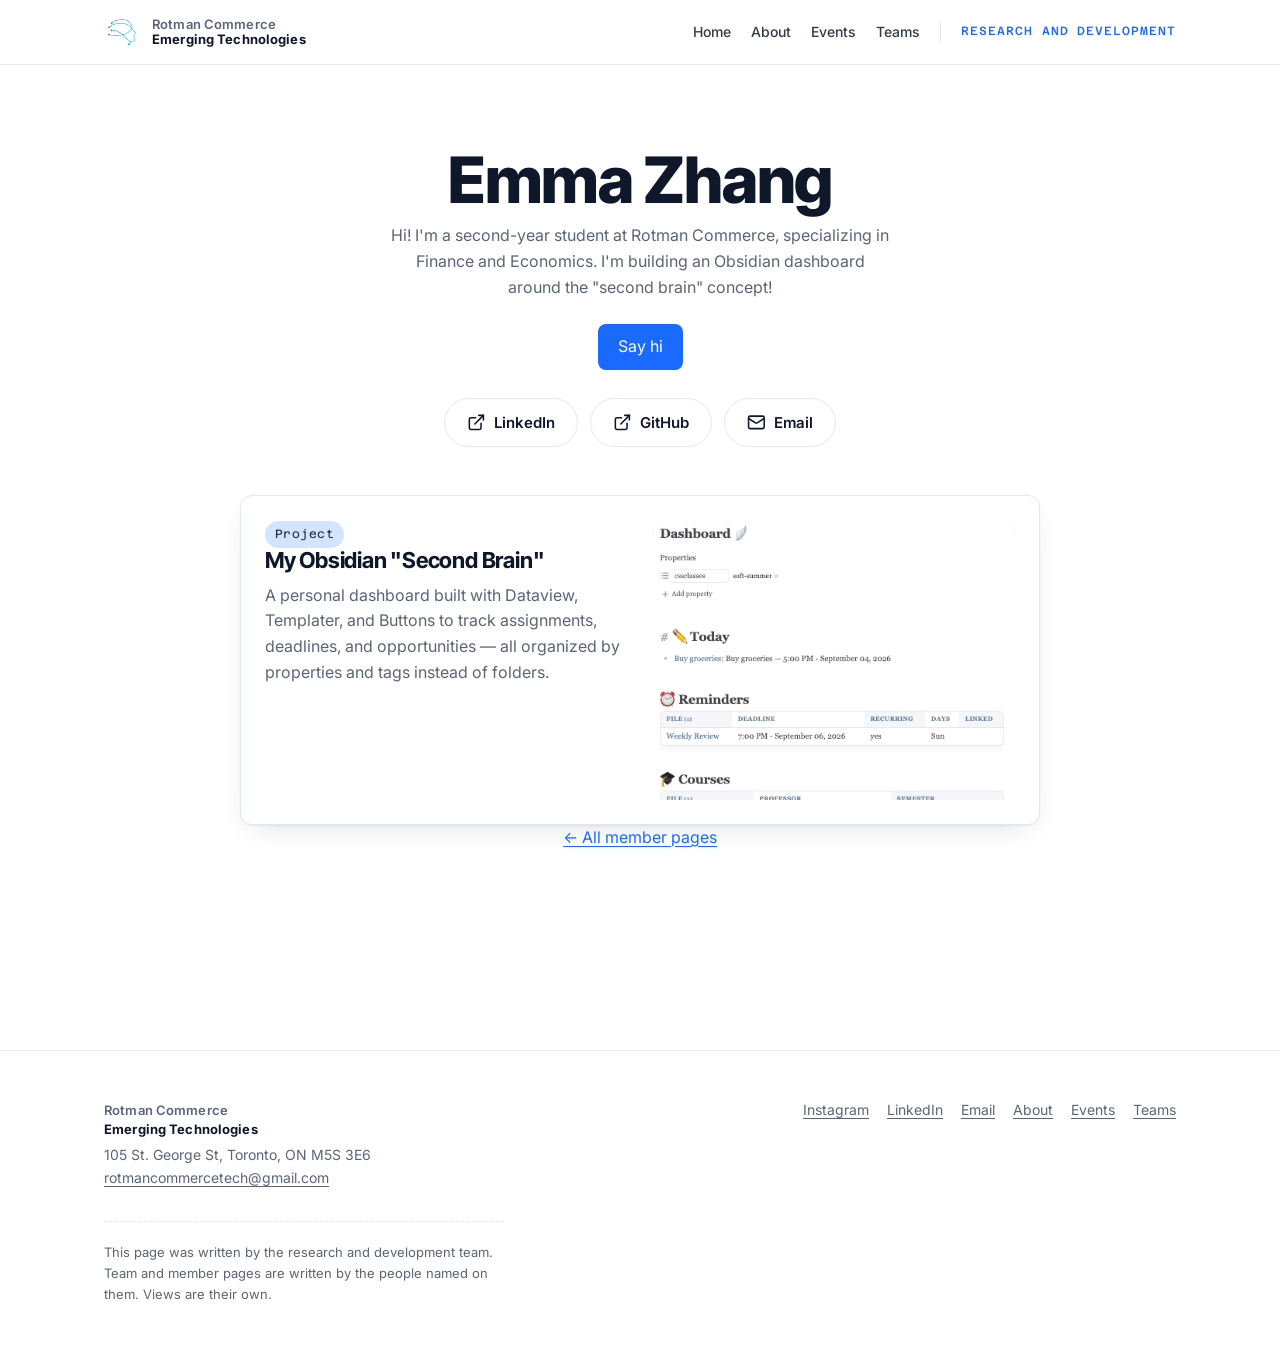
<file: members/ez141414/index.html>
<!doctype html>
<html lang="en">
<head>
  <meta charset="utf-8">
  <meta name="viewport" content="width=device-width, initial-scale=1">

  <!-- Change this: it shows up on the member directory page. -->
  <link rel="icon" type="image/png" sizes="32x32" href="/shared/assets/brand/favicon-32.png">
  <link rel="apple-touch-icon" href="/shared/assets/brand/apple-touch-icon.png">
  <link rel="stylesheet" href="/shared/rcet.css"> <script src="/shared/rcet.js" defer></script>
  <title>Emma Zhang</title>
<style>
  * {
    box-sizing: border-box;
  }

  html, body {
    overflow-x: hidden;
  }

  body {
    margin: 0;
    background: var(--rcet-bg);
    color: var(--rcet-fg);
    font: 16px/1.6 var(--rcet-font-body), ui-sans-serif, -apple-system, "Segoe UI", system-ui, sans-serif;
  }

  main {
    max-width: var(--rcet-container);
    margin: 0 auto;
    padding: 80px 24px;
    text-align: center;
  }

  h1 {
    font-family: var(--rcet-font-display);
    font-size: clamp(32px, 8vw, 64px);
    margin: 0 0 8px;
    letter-spacing: -.02em;
  }
  p  { color: var(--rcet-muted); max-width: 50ch; margin: 0 auto 24px; }
  button {
    font: inherit; color: var(--rcet-accent-fg); background: var(--rcet-accent);
    border: 0; border-radius: var(--rcet-radius-sm); padding: 10px 20px; cursor: pointer;
  }
  button:hover { filter: brightness(1.1); }
  a { color: var(--rcet-accent); }

  .project-card {
    display: flex;
    gap: 24px;
    align-items: flex-start;
    max-width: 800px;
    margin: 0 auto;
    flex-wrap: wrap;
    text-align: left;
  }
  .project-text {
    flex: 1 1 300px;
  }
  .img-scroll {
    flex: 1 1 300px;
    max-height: 280px;
    overflow-y: hidden;
    border-radius: var(--rcet-radius);
  }
  .img-scroll img {
    width: 100%;
    display: block;
  }
</style>
</head>
<body>
  <rcet-header team="research and development"></rcet-header>

<main id="main">
  <h1>Emma Zhang</h1>
  <p>
    Hi! I'm a second-year student at Rotman Commerce, specializing in Finance and Economics. I'm building an Obsidian dashboard around the "second brain" concept!
  </p>
  <button id="hello">Say hi</button>
  <p id="out" aria-live="polite"></p>

  <!-- Social / contact links -->
  <div class="rcet-btn-row" style="justify-content:center; margin-bottom:48px;">
    <a class="rcet-btn rcet-btn--ghost" href="https://www.linkedin.com/in/emma--zhang" target="_blank" rel="noopener">
      <svg class="rcet-icon"><use href="/shared/assets/icons.svg#external-link"/></svg>
      LinkedIn
    </a>
    <a class="rcet-btn rcet-btn--ghost" href="https://github.com/ez141414" target="_blank" rel="noopener">
      <svg class="rcet-icon"><use href="/shared/assets/icons.svg#external-link"/></svg>
      GitHub
    </a>
    <a class="rcet-btn rcet-btn--ghost" href="mailto:emmaez.zhang@mail.utoronto.ca">
      <svg class="rcet-icon"><use href="/shared/assets/icons.svg#mail"/></svg>
      Email
    </a>
  </div>

  <!-- Obsidian project card -->
  <div class="rcet-card project-card">
    <div class="project-text">
      <span class="rcet-tag">Project</span>
      <h3>My Obsidian "Second Brain"</h3>
      <p>
        A personal dashboard built with Dataview, Templater, and Buttons to track
        assignments, deadlines, and opportunities — all organized by properties
        and tags instead of folders.
      </p>
    </div>

    <div class="img-scroll" id="imgScroll">
      <img src="./img/dashboard-snapshot.png" alt="Screenshot of my Obsidian dashboard" class="rcet-cinematic">
    </div>
  </div>

  <p><a href="/teams/#members">← All member pages</a></p>
</main>

  <rcet-footer team="research and development"></rcet-footer>

  <script>
    const lines = ['hiii', 'hello!', 'welcome', 'nice to meet you😊'];
    document.getElementById('hello').addEventListener('click', () => {
      document.getElementById('out').textContent =
        lines[Math.floor(Math.random() * lines.length)];
    });

    const scrollBox = document.getElementById('imgScroll');
    let scrollInterval;

    scrollBox.addEventListener('mouseenter', () => {
      scrollInterval = setInterval(() => {
        scrollBox.scrollTop += 1;
        if (scrollBox.scrollTop >= scrollBox.scrollHeight - scrollBox.clientHeight) {
          clearInterval(scrollInterval);
        }
      }, 20);
    });

    scrollBox.addEventListener('mouseleave', () => {
      clearInterval(scrollInterval);
      scrollBox.scrollTop = 0;
    });
  </script>
</body>
</html>
</file>
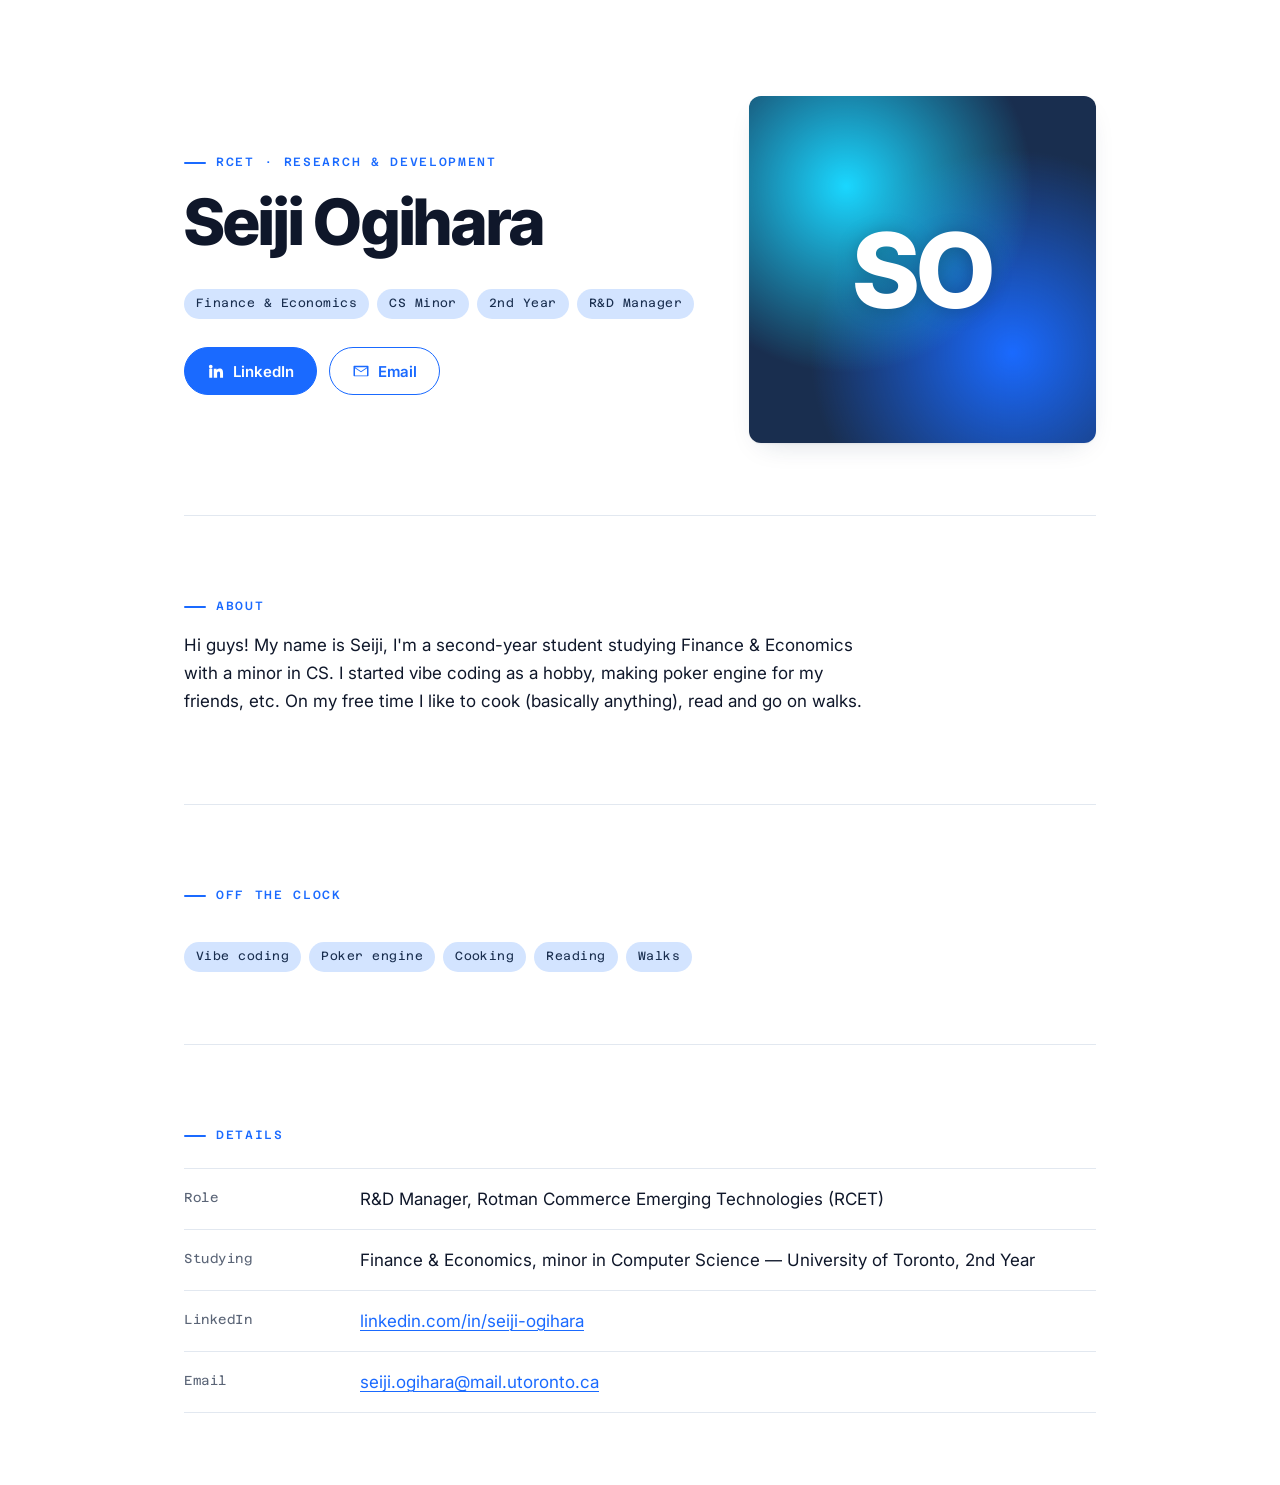
<file: members/seijix31-netizen/index.html>
<!doctype html>
<html lang="en">
<head>
  <meta charset="utf-8">
  <meta name="viewport" content="width=device-width, initial-scale=1">
  <title>Seiji Ogihara | RCET</title>
  <meta name="description" content="Seiji Ogihara — R&D Manager at Rotman Commerce Emerging Technologies (RCET). 2nd-year Finance & Economics student with a CS minor, and a hobbyist coder.">

  <!-- Self-contained: reproduces the RCET design system inline so it works pasted
       into a Wix HTML embed (no dependency on the RCET site's /shared/ files). -->
  <link rel="preconnect" href="https://fonts.googleapis.com">
  <link rel="preconnect" href="https://fonts.gstatic.com" crossorigin>
  <link href="https://fonts.googleapis.com/css2?family=Azeret+Mono:wght@400;500;600&family=Inter+Tight:wght@600;700;800&family=Inter:wght@400;500;600&display=swap" rel="stylesheet">

  <style>
    :root {
      --rcet-navy: #192e4f;
      --rcet-blue: #1a6aff;
      --rcet-cyan: #1ad7ff;
      --rcet-pale: #d3e4ff;
      --rcet-ink:  #0f172a;
      --rcet-bg:        #ffffff;
      --rcet-bg-alt:    #f3f6fb;
      --rcet-surface:   #ffffff;
      --rcet-line:      #e2e8f0;
      --rcet-fg:        var(--rcet-ink);
      --rcet-muted:     #5b6577;
      --rcet-accent:    var(--rcet-blue);
      --rcet-accent-fg: #ffffff;
      --rcet-link:      var(--rcet-blue);
      --rcet-font-display: "Inter Tight", Inter, ui-sans-serif, system-ui, -apple-system, "Segoe UI", sans-serif;
      --rcet-font-body:    Inter, ui-sans-serif, system-ui, -apple-system, "Segoe UI", sans-serif;
      --rcet-font-mono:    "Azeret Mono", ui-monospace, SFMono-Regular, Menlo, Consolas, monospace;
      --rcet-radius:    12px;
      --rcet-shadow:    0 1px 2px rgba(15, 23, 42, .05), 0 10px 28px -14px rgba(25, 46, 79, .22);
    }

    *, *::before, *::after { box-sizing: border-box; }
    html { -webkit-text-size-adjust: 100%; }
    body {
      margin: 0;
      background: var(--rcet-bg);
      color: var(--rcet-fg);
      font: 400 17px/1.65 var(--rcet-font-body);
      -webkit-font-smoothing: antialiased;
      text-rendering: optimizeLegibility;
    }
    h1, h2, h3 {
      font-family: var(--rcet-font-display);
      font-weight: 700; line-height: 1.1; letter-spacing: -0.02em;
      margin: 0 0 .5em; text-wrap: balance;
    }
    h1 { font-size: clamp(40px, 6vw, 64px); font-weight: 800; }
    h2 { font-size: clamp(24px, 3.2vw, 34px); }
    p  { margin: 0 0 1em; }
    a  { color: var(--rcet-link); text-decoration-thickness: 1px; text-underline-offset: 3px; }
    a:hover { text-decoration-thickness: 2px; }
    ::selection { background: var(--rcet-cyan); color: var(--rcet-navy); }
    :focus-visible { outline: 3px solid var(--rcet-cyan); outline-offset: 2px; }

    .wrap { max-width: 960px; margin: 0 auto; padding: 0 24px; }

    /* Eyebrow */
    .eyebrow {
      display: inline-flex; align-items: center; gap: 10px; margin: 0 0 14px;
      font-family: var(--rcet-font-mono); font-size: 12px; font-weight: 500;
      letter-spacing: .14em; text-transform: uppercase; color: var(--rcet-accent);
    }
    .eyebrow::before { content: ""; width: 22px; height: 2px; background: currentColor; border-radius: 2px; }

    /* Hero */
    .hero { padding: clamp(48px, 8vw, 96px) 0 clamp(40px, 6vw, 72px); }
    .hero-grid { display: grid; gap: 44px; grid-template-columns: 1.2fr .8fr; align-items: center; }
    .lede { font-size: clamp(18px, 2vw, 21px); color: var(--rcet-muted); max-width: 52ch; }

    /* Avatar tile */
    .avatar {
      aspect-ratio: 1; border-radius: var(--rcet-radius); box-shadow: var(--rcet-shadow);
      display: grid; place-items: center; position: relative; overflow: hidden;
      background:
        radial-gradient(circle at 28% 26%, var(--rcet-cyan) 0, transparent 52%),
        radial-gradient(circle at 76% 74%, var(--rcet-blue) 0, transparent 55%),
        var(--rcet-navy);
    }
    .avatar span {
      font: 800 clamp(64px, 12vw, 104px)/1 var(--rcet-font-display);
      letter-spacing: -.03em; color: #fff;
      text-shadow: 0 2px 20px rgba(0,0,0,.25);
    }

    /* Tag pills */
    .tags { display: flex; flex-wrap: wrap; gap: 8px; margin: 22px 0 0; padding: 0; list-style: none; }
    .tag {
      display: inline-block; font-family: var(--rcet-font-mono); font-size: 12px; letter-spacing: .04em;
      padding: 5px 12px; border-radius: 999px; background: var(--rcet-pale); color: var(--rcet-navy);
    }

    /* Buttons */
    .btn-row { display: flex; flex-wrap: wrap; gap: 12px; margin-top: 28px; }
    .btn {
      display: inline-flex; align-items: center; gap: 8px;
      font: 600 15px/1 var(--rcet-font-body); padding: 14px 22px; border-radius: 999px;
      border: 1.5px solid var(--rcet-accent); color: var(--rcet-accent); background: transparent;
      text-decoration: none; cursor: pointer; transition: background .15s, color .15s, transform .15s, filter .15s;
    }
    .btn:hover { transform: translateY(-1px); text-decoration: none; }
    .btn--primary { background: var(--rcet-accent); color: var(--rcet-accent-fg); }
    .btn--primary:hover { filter: brightness(1.08); }
    .btn svg { width: 18px; height: 18px; fill: currentColor; }

    /* About section */
    .section { padding: clamp(40px, 6vw, 72px) 0; border-top: 1px solid var(--rcet-line); }
    .prose { max-width: 62ch; }
    .prose p { color: var(--rcet-fg); }

    /* Detail rows */
    .facts { display: grid; gap: 0; margin: 8px 0 0; }
    .fact { display: grid; grid-template-columns: 160px 1fr; gap: 16px; padding: 16px 0; border-top: 1px solid var(--rcet-line); }
    .fact:last-child { border-bottom: 1px solid var(--rcet-line); }
    .fact dt { font-family: var(--rcet-font-mono); font-size: 13px; letter-spacing: .04em; color: var(--rcet-muted); margin: 2px 0 0; }
    .fact dd { margin: 0; }
    .fact a { word-break: break-word; }

    @media (max-width: 720px) {
      .hero-grid { grid-template-columns: 1fr; gap: 32px; }
      .avatar { max-width: 220px; }
      .hero { text-align: left; }
      .fact { grid-template-columns: 1fr; gap: 2px; }
    }
  </style>
</head>
<body>

  <main class="wrap">

    <!-- HERO -->
    <section class="hero">
      <div class="hero-grid">
        <div>
          <p class="eyebrow">RCET · Research &amp; Development</p>
          <h1>Seiji Ogihara</h1>
          <ul class="tags">
            <li class="tag">Finance &amp; Economics</li>
            <li class="tag">CS Minor</li>
            <li class="tag">2nd Year</li>
            <li class="tag">R&amp;D Manager</li>
          </ul>
          <div class="btn-row">
            <a class="btn btn--primary" href="https://www.linkedin.com/in/seiji-ogihara" target="_blank" rel="noopener">
              <svg viewBox="0 0 24 24" aria-hidden="true"><path d="M4.98 3.5a2.5 2.5 0 1 1 0 5 2.5 2.5 0 0 1 0-5zM3 9h4v12H3zM9 9h3.8v1.7h.05c.53-1 1.83-2.05 3.77-2.05 4.03 0 4.78 2.65 4.78 6.1V21h-4v-5.4c0-1.29-.02-2.95-1.8-2.95-1.8 0-2.08 1.4-2.08 2.85V21H9z"/></svg>
              LinkedIn
            </a>
            <a class="btn" href="mailto:seiji.ogihara@mail.utoronto.ca">
              <svg viewBox="0 0 24 24" aria-hidden="true"><path d="M3 5h18a1 1 0 0 1 1 1v12a1 1 0 0 1-1 1H3a1 1 0 0 1-1-1V6a1 1 0 0 1 1-1zm9 7.2 8-5.2H4zM4 8.4V18h16V8.4l-8 5.2z"/></svg>
              Email
            </a>
          </div>
        </div>
        <div class="avatar" role="img" aria-label="Seiji Ogihara — initials S O">
          <span>SO</span>
        </div>
      </div>
    </section>

    <!-- ABOUT -->
    <section class="section">
      <p class="eyebrow">About</p>
      <div class="prose">
        <p>Hi guys! My name is Seiji, I'm a second-year student studying Finance &amp; Economics with a minor in CS. I started vibe coding as a hobby, making poker engine for my friends, etc. On my free time I like to cook (basically anything), read and go on walks.</p>
      </div>
    </section>

    <!-- INTERESTS -->
    <section class="section">
      <p class="eyebrow">Off the clock</p>
      <ul class="tags">
        <li class="tag">Vibe coding</li>
        <li class="tag">Poker engine</li>
        <li class="tag">Cooking</li>
        <li class="tag">Reading</li>
        <li class="tag">Walks</li>
      </ul>
    </section>

    <!-- DETAILS -->
    <section class="section">
      <p class="eyebrow">Details</p>
      <dl class="facts">
        <div class="fact">
          <dt>Role</dt>
          <dd>R&amp;D Manager, Rotman Commerce Emerging Technologies (RCET)</dd>
        </div>
        <div class="fact">
          <dt>Studying</dt>
          <dd>Finance &amp; Economics, minor in Computer Science — University of Toronto, 2nd Year</dd>
        </div>
        <div class="fact">
          <dt>LinkedIn</dt>
          <dd><a href="https://www.linkedin.com/in/seiji-ogihara" target="_blank" rel="noopener">linkedin.com/in/seiji-ogihara</a></dd>
        </div>
        <div class="fact">
          <dt>Email</dt>
          <dd><a href="mailto:seiji.ogihara@mail.utoronto.ca">seiji.ogihara@mail.utoronto.ca</a></dd>
        </div>
      </dl>
    </section>

  </main>

</body>
</html>
</file>
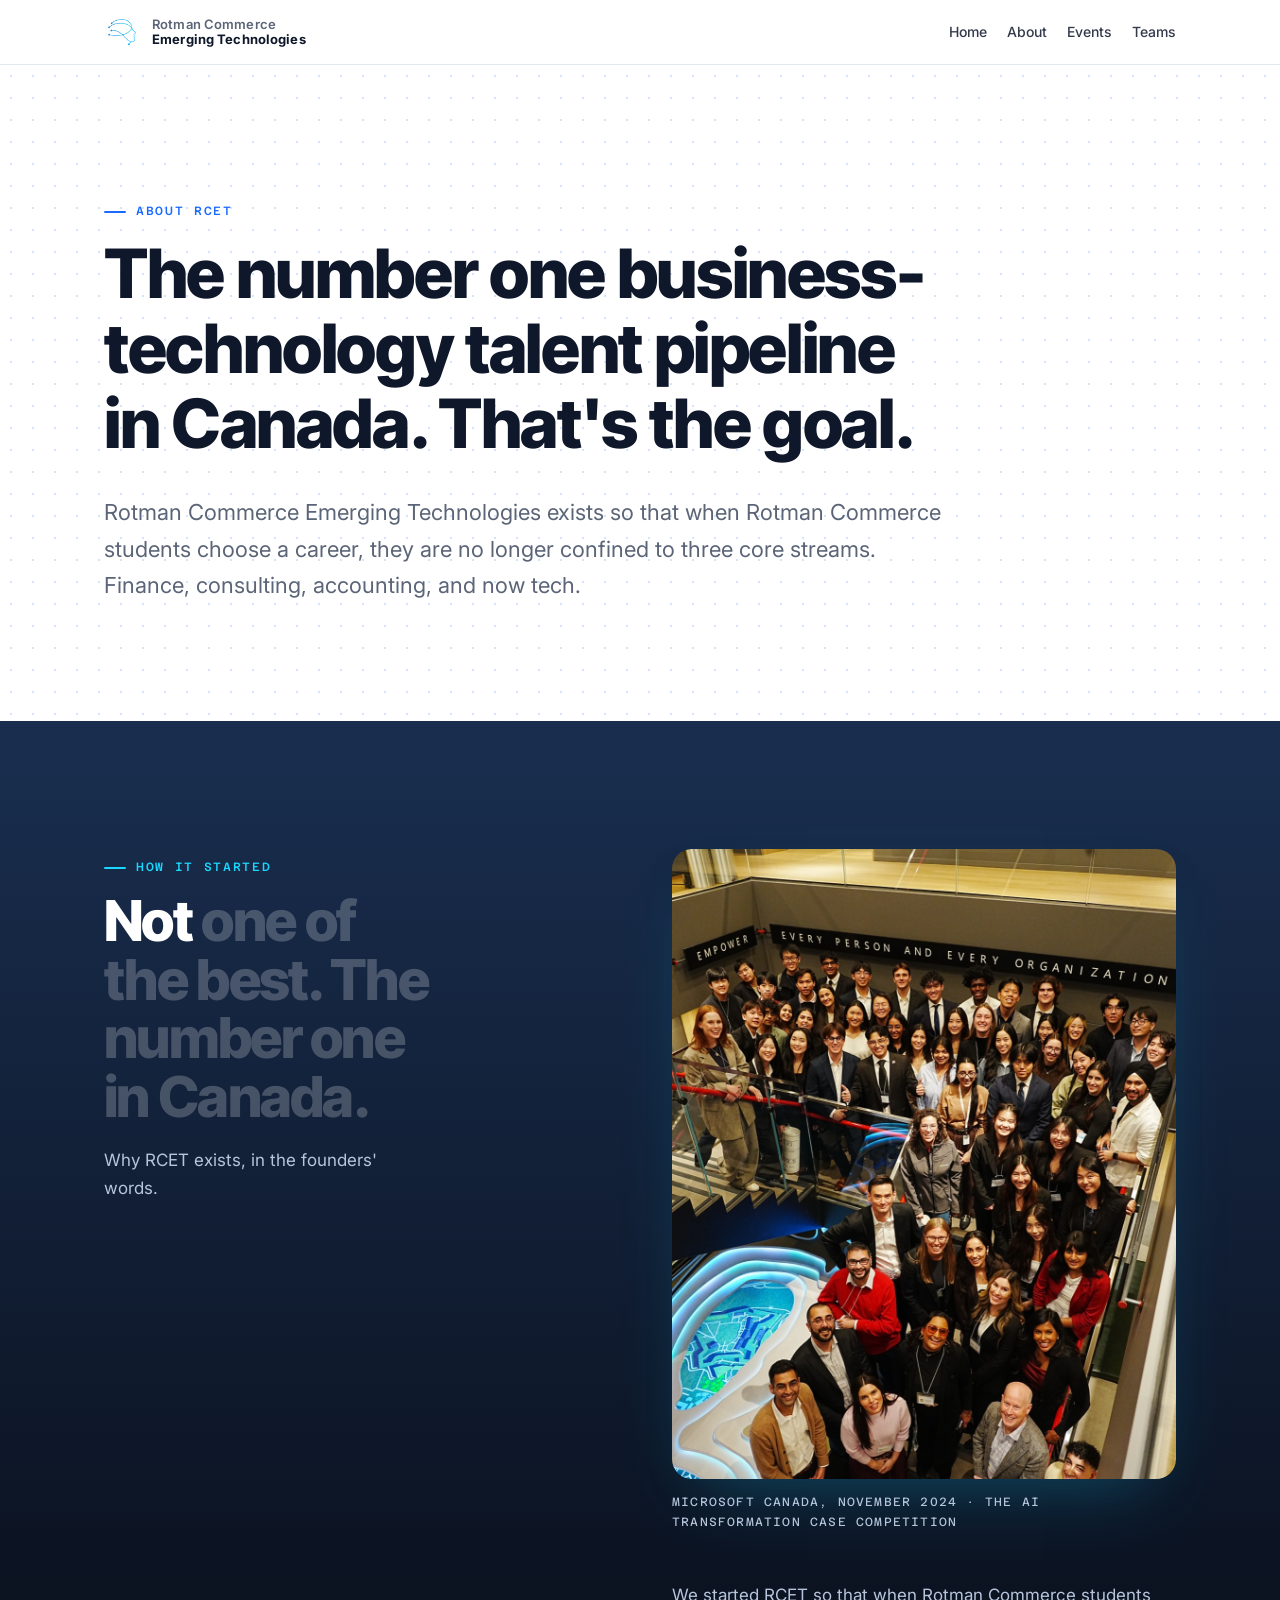
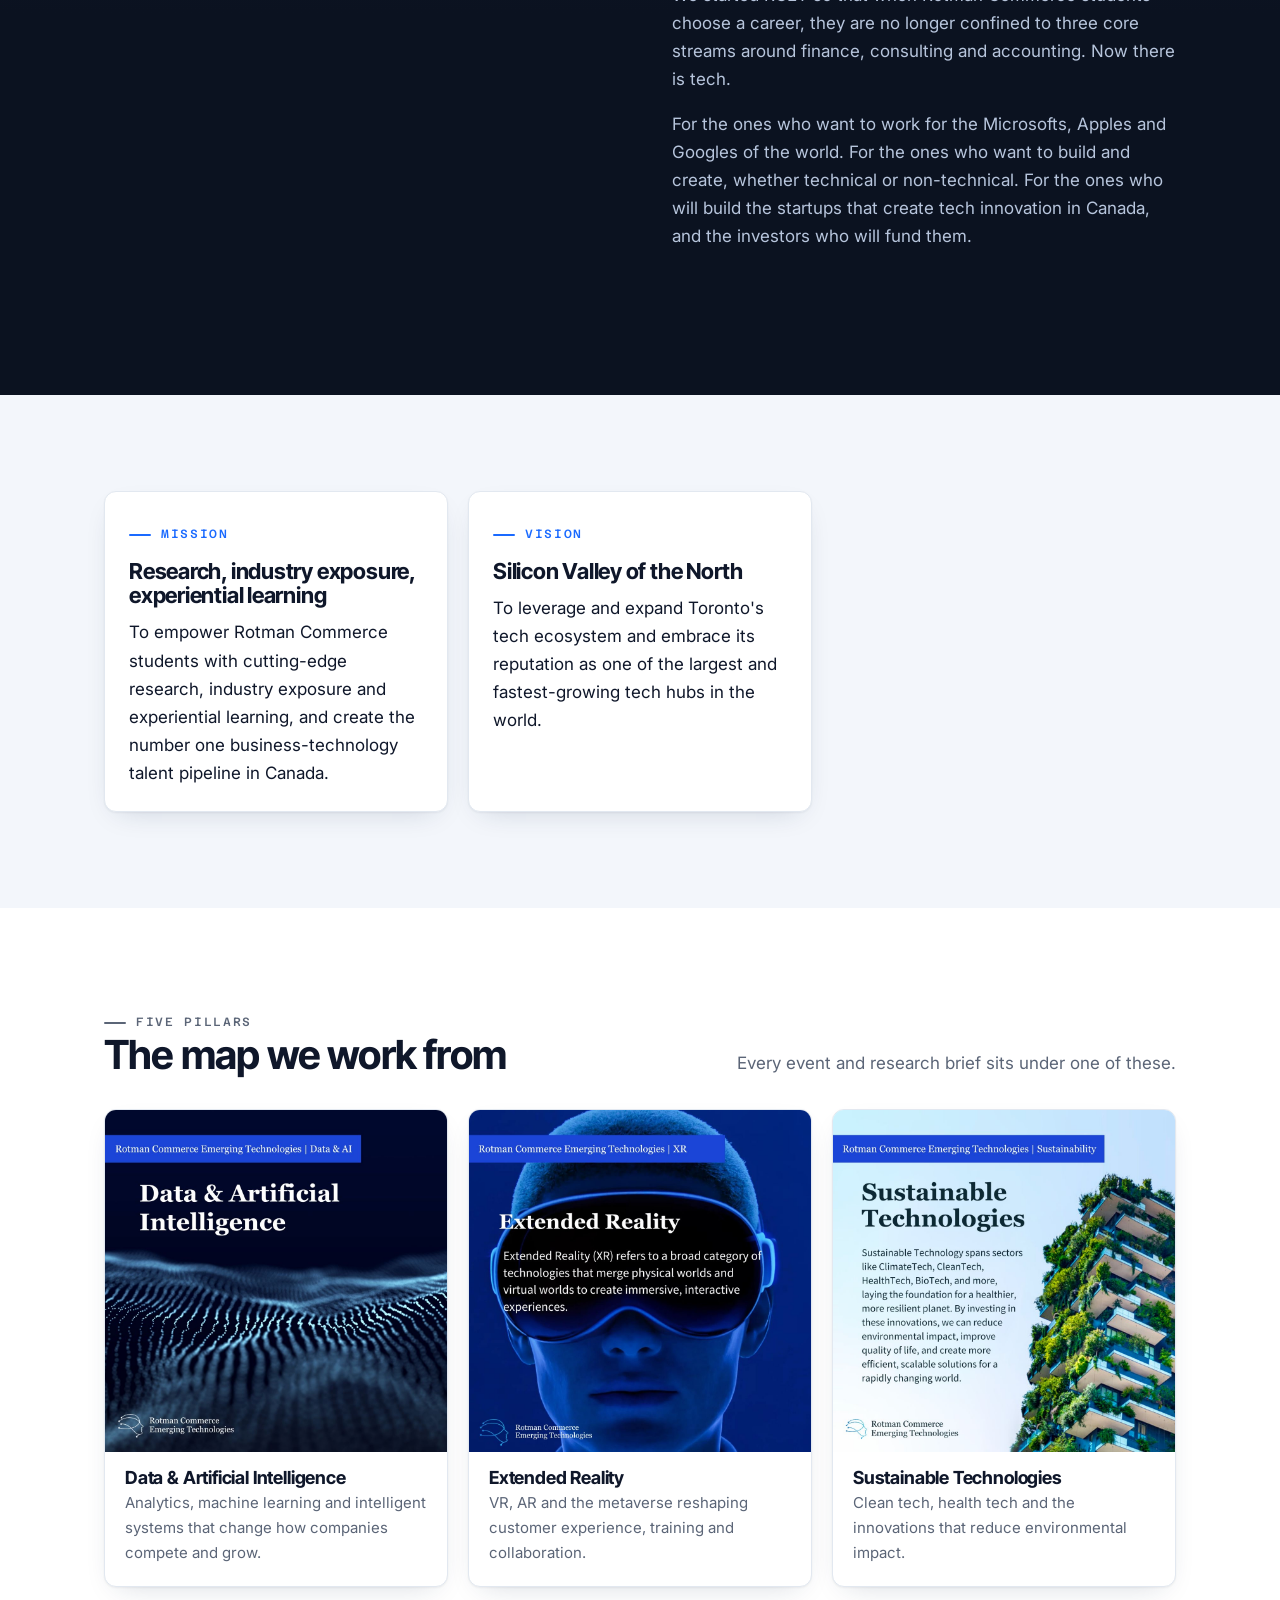
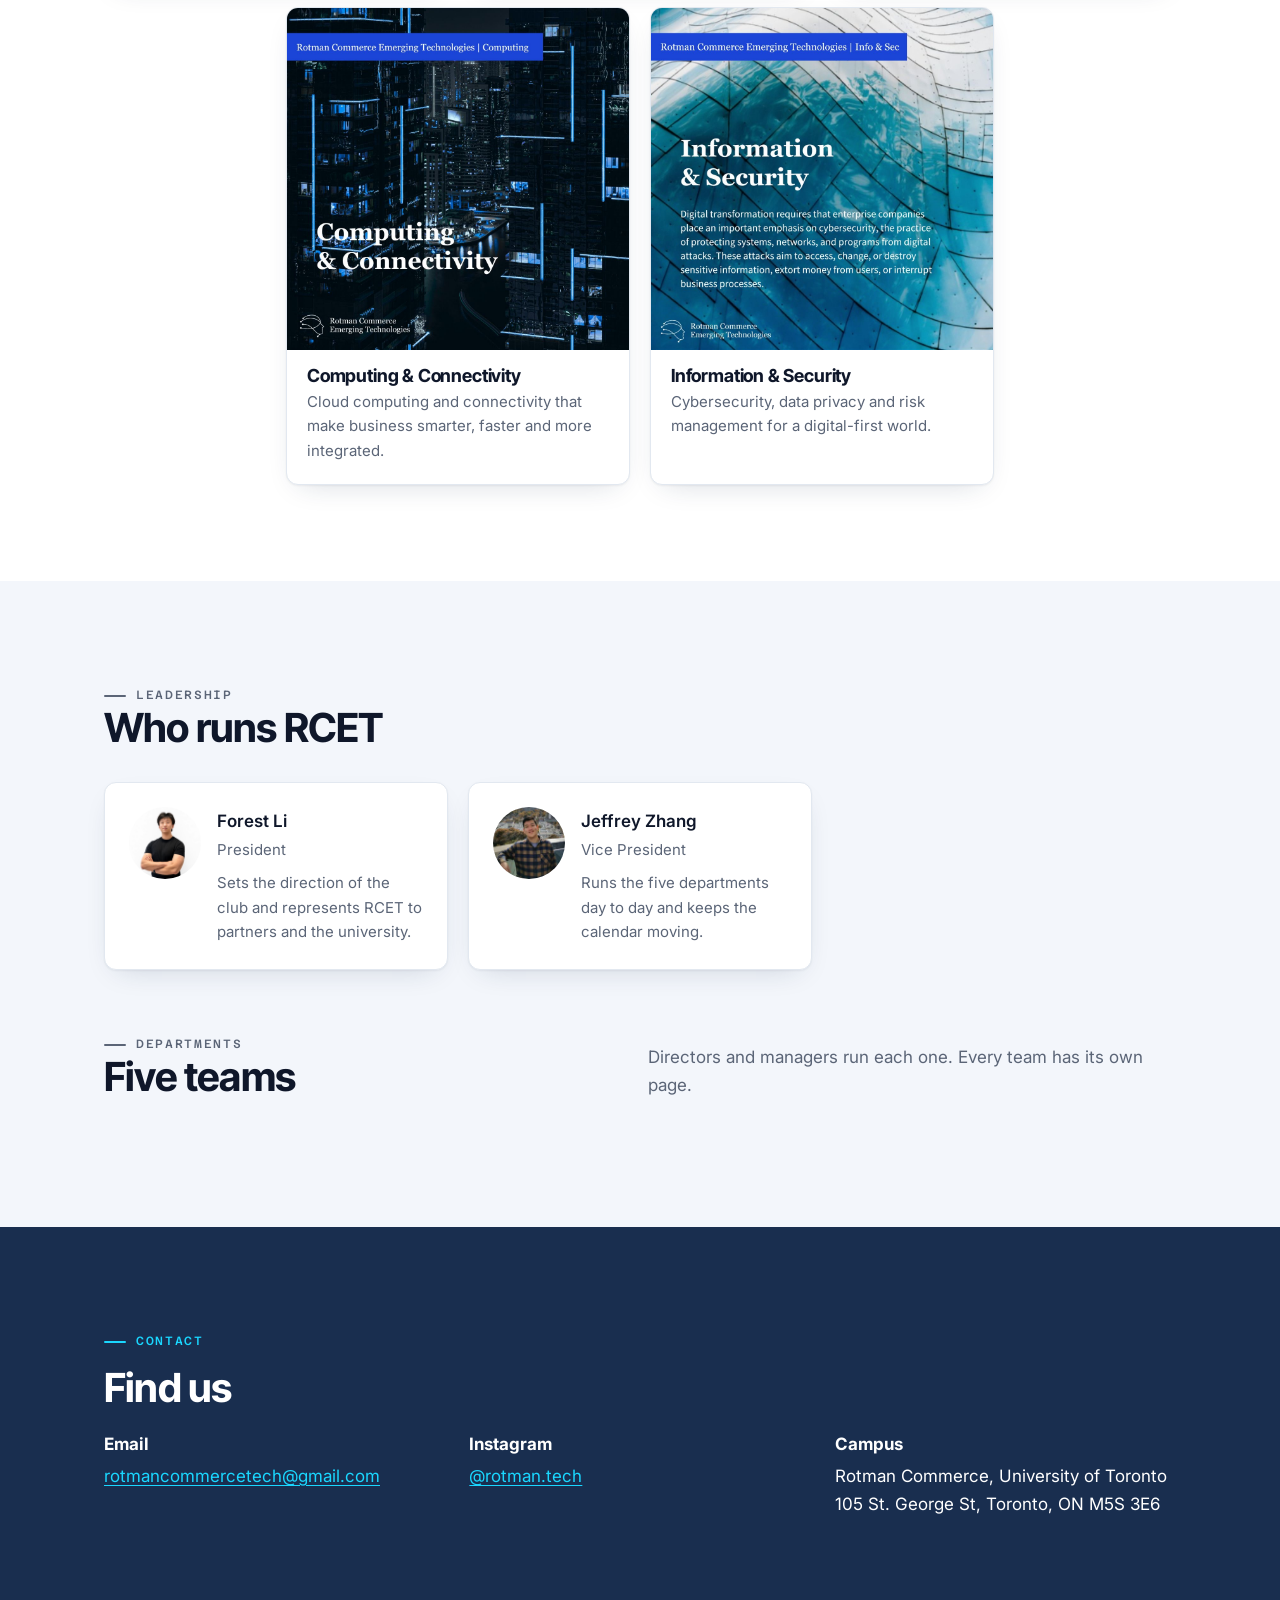
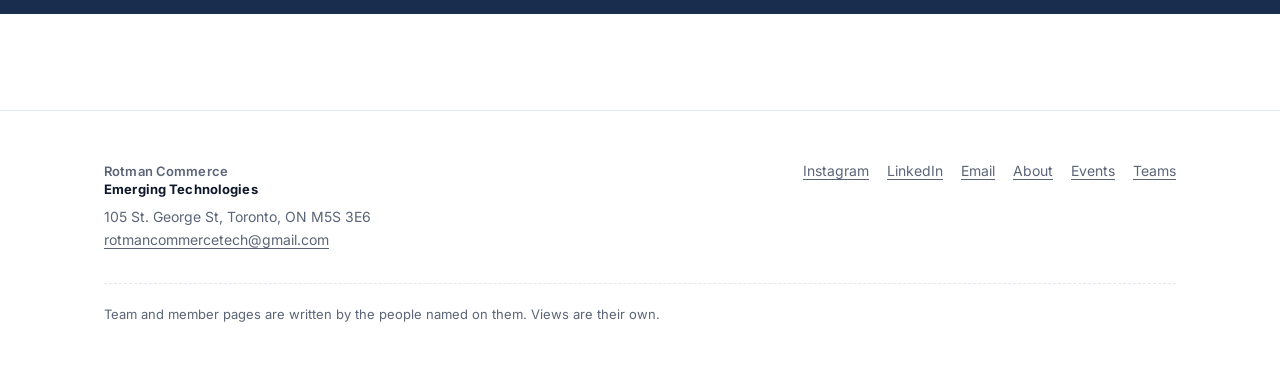
<file: site/about/index.html>
<!doctype html>
<html lang="en">
<head>
  <meta charset="utf-8">
  <meta name="viewport" content="width=device-width, initial-scale=1">
  <title>About | RCET</title>
  <meta name="description" content="Why Rotman Commerce Emerging Technologies exists, what the five pillars are, and who runs the club.">
  <meta property="og:title" content="About RCET">
  <meta property="og:description" content="Why Rotman Commerce Emerging Technologies exists, what the five pillars are, and who runs the club.">
  <link rel="icon" type="image/png" sizes="32x32" href="/shared/assets/brand/favicon-32.png">
  <link rel="apple-touch-icon" href="/shared/assets/brand/apple-touch-icon.png">
  <meta property="og:type" content="website">
  <meta property="og:site_name" content="Rotman Commerce Emerging Technologies">
  <meta property="og:image" content="{{SITE_URL}}/shared/assets/brand/og-image.jpg">
  <meta name="twitter:card" content="summary_large_image">
  <link rel="preconnect" href="https://fonts.googleapis.com">
  <link rel="preconnect" href="https://fonts.gstatic.com" crossorigin>
  <link rel="stylesheet" href="/shared/rcet.css">
  <script src="/shared/rcet.js" defer></script>
  <style>
    /* About page. Admins edit this file. Leadership names are in the LEADERSHIP section below. */
    .story { padding-top: clamp(72px, 10vw, 128px); padding-bottom: clamp(72px, 10vw, 128px); background: linear-gradient(180deg, var(--rcet-navy), #0b1220 70%); }
    .story__grid { display: grid; grid-template-columns: 1fr 1fr; gap: 64px; align-items: start; }
    .story__pin { position: sticky; top: 112px; }
    .story__statement { font-size: clamp(34px, 4.4vw, 60px); line-height: 1.04; letter-spacing: -.03em; font-weight: 800; max-width: 11ch; margin: 0 0 20px; }
    .story__sub { color: var(--rcet-muted); font-size: 17px; max-width: 30ch; margin: 0; }
    .story__photo { margin: 0; max-width: 520px; }
    .story__photo img { width: 100%; aspect-ratio: 4 / 5; object-fit: cover; object-position: 50% 28%; }
    .story__photo figcaption { margin-top: 14px; font-family: var(--rcet-font-mono); font-size: 12px; letter-spacing: .1em; text-transform: uppercase; color: var(--rcet-muted); }
    .story__text { max-width: 52ch; margin-top: 48px; color: var(--rcet-muted); font-size: 17px; }
    .story__text p { margin: 0 0 1em; }
    .poster-card { padding: 0; overflow: hidden; }
    .poster-card img { aspect-ratio: 1; object-fit: cover; width: 100%; }
    .poster-card div { padding: 16px 20px 20px; }
    .poster-card h3 { font-size: 18px; margin: 0 0 4px; }
    .poster-card p { margin: 0; color: var(--rcet-muted); font-size: 15px; }
    .lead-card { align-items: start; }
    .lead-card .rcet-avatar { width: 72px; height: 72px; font-size: 22px; }
    .lead-card p { margin: 8px 0 0; color: var(--rcet-muted); font-size: 15px; }
    .dept { display: flex; align-items: center; gap: 14px; }
    .dept b { font-weight: 600; }
    .contact-grid { display: grid; gap: 24px; grid-template-columns: repeat(auto-fit, minmax(min(100%, 220px), 1fr)); }
    .contact-grid p { margin: 4px 0 0; }
    @media (max-width: 760px) { .story__grid { grid-template-columns: 1fr; gap: 40px; } .story__pin { position: static; } .story__statement { max-width: 14ch; } }
  </style>
</head>
<body>

  <rcet-header></rcet-header>

  <main id="main">

    <section class="rcet-hero rcet-bg-dots">
      <div class="rcet-container">
        <p class="rcet-eyebrow">About RCET</p>
        <h1>The number one business-technology talent pipeline in Canada. That's the goal.</h1>
        <p class="rcet-lede">Rotman Commerce Emerging Technologies exists so that when Rotman Commerce students
        choose a career, they are no longer confined to three core streams. Finance, consulting, accounting,
        and now tech.</p>
      </div>
    </section>

    <section class="rcet-section rcet-section--dark story" id="story" data-words-track>
      <div class="rcet-container story__grid">
        <div class="story__pin">
          <p class="rcet-eyebrow">How it started</p>
          <h2 class="story__statement" data-words>Not one of the best. The number one in Canada.</h2>
          <p class="story__sub">Why RCET exists, in the founders' words.</p>
        </div>
        <div class="story__flow">
          <figure class="story__photo">
            <img class="rcet-cinematic" src="/shared/assets/events/event-crowd-1.jpg" alt="Sixty students and mentors on the staircase at Microsoft Canada after the AI Transformation Case Competition" width="1067" height="1600" loading="lazy">
            <figcaption>Microsoft Canada, November 2024 · the AI Transformation Case Competition</figcaption>
          </figure>
          <div class="story__text">
            <p>We started RCET so that when Rotman Commerce students choose a career, they are no longer confined to three core streams around finance, consulting and accounting. Now there is tech.</p>
            <p>For the ones who want to work for the Microsofts, Apples and Googles of the world. For the ones who want to build and create, whether technical or non-technical. For the ones who will build the startups that create tech innovation in Canada, and the investors who will fund them.</p>
          </div>
        </div>
      </div>
    </section>

    <section class="rcet-section rcet-section--alt">
      <div class="rcet-container rcet-grid rcet-grid--2">
        <div class="rcet-card" data-reveal style="--i:0">
          <p class="rcet-eyebrow">Mission</p>
          <h3>Research, industry exposure, experiential learning</h3>
          <p>To empower Rotman Commerce students with cutting-edge research, industry exposure and experiential learning, and create the number one business-technology talent pipeline in Canada.</p>
        </div>
        <div class="rcet-card" data-reveal style="--i:1">
          <p class="rcet-eyebrow">Vision</p>
          <h3>Silicon Valley of the North</h3>
          <p>To leverage and expand Toronto's tech ecosystem and embrace its reputation as one of the largest and fastest-growing tech hubs in the world.</p>
        </div>
      </div>
    </section>

    <section class="rcet-section" id="pillars">
      <div class="rcet-container">
        <div class="rcet-section-head">
          <div><p class="rcet-eyebrow">Five pillars</p><h2>The map we work from</h2></div>
          <p>Every event and research brief sits under one of these.</p>
        </div>
        <div class="rcet-grid rcet-grid--3 rcet-grid--wrap-center">
          <div class="rcet-card poster-card" data-reveal style="--i:0"><img src="/shared/assets/pillars/data-ai.jpg" alt="Data and Artificial Intelligence poster" loading="lazy"><div><h3>Data &amp; Artificial Intelligence</h3><p>Analytics, machine learning and intelligent systems that change how companies compete and grow.</p></div></div>
          <div class="rcet-card poster-card" data-reveal style="--i:1"><img src="/shared/assets/pillars/extended-reality.jpg" alt="Extended Reality poster" loading="lazy"><div><h3>Extended Reality</h3><p>VR, AR and the metaverse reshaping customer experience, training and collaboration.</p></div></div>
          <div class="rcet-card poster-card" data-reveal style="--i:2"><img src="/shared/assets/pillars/sustainable-technologies.jpg" alt="Sustainable Technologies poster" loading="lazy"><div><h3>Sustainable Technologies</h3><p>Clean tech, health tech and the innovations that reduce environmental impact.</p></div></div>
          <div class="rcet-card poster-card" data-reveal style="--i:3"><img src="/shared/assets/pillars/computing-connectivity.jpg" alt="Computing and Connectivity poster" loading="lazy"><div><h3>Computing &amp; Connectivity</h3><p>Cloud computing and connectivity that make business smarter, faster and more integrated.</p></div></div>
          <div class="rcet-card poster-card" data-reveal style="--i:4"><img src="/shared/assets/pillars/information-security.jpg" alt="Information and Security poster" loading="lazy"><div><h3>Information &amp; Security</h3><p>Cybersecurity, data privacy and risk management for a digital-first world.</p></div></div>
        </div>
      </div>
    </section>

    <!-- LEADERSHIP. Photos: drop forest-li.jpg and jeffrey-zhang.jpg into shared/assets/people/ (square crops,
         ≤ 800px). Until a file exists, the script at the bottom shows initials instead of a broken image. -->
    <section class="rcet-section rcet-section--alt" id="leadership">
      <div class="rcet-container">
        <div class="rcet-section-head">
          <div><p class="rcet-eyebrow">Leadership</p><h2>Who runs RCET</h2></div>
        </div>
        <div class="rcet-grid rcet-grid--2">
          <div class="rcet-card rcet-person lead-card" data-reveal style="--i:0">
            <img class="rcet-avatar" src="/shared/assets/people/forest-li.jpg" alt="Forest Li" width="72" height="72" data-initials="FL">
            <div><b>Forest Li</b><span>President</span><p>Sets the direction of the club and represents RCET to partners and the university.</p></div>
          </div>
          <div class="rcet-card rcet-person lead-card" data-reveal style="--i:1">
            <img class="rcet-avatar" src="/shared/assets/people/jeffrey-zhang.jpg" alt="Jeffrey Zhang" width="72" height="72" data-initials="JZ">
            <div><b>Jeffrey Zhang</b><span>Vice President</span><p>Runs the five departments day to day and keeps the calendar moving.</p></div>
          </div>
        </div>

        <div class="rcet-section-head" style="margin-top: 56px">
          <div><p class="rcet-eyebrow">Departments</p><h2>Five teams</h2></div>
          <p>Directors and managers run each one. Every team has its own page.</p>
        </div>
        <!-- TEAMS_GRID -->
      </div>
    </section>

    <section class="rcet-section rcet-section--dark" id="contact">
      <div class="rcet-container">
        <p class="rcet-eyebrow">Contact</p>
        <h2>Find us</h2>
        <div class="contact-grid">
          <div><b>Email</b><p><a href="mailto:rotmancommercetech@gmail.com">rotmancommercetech@gmail.com</a></p></div>
          <div><b>Instagram</b><p><a href="https://www.instagram.com/rotman.tech/" rel="noopener">@rotman.tech</a></p></div>
          <div><b>Campus</b><p>Rotman Commerce, University of Toronto<br>105 St. George St, Toronto, ON M5S 3E6</p></div>
        </div>
      </div>
    </section>

  </main>

  <rcet-footer></rcet-footer>

  <script>
    // A missing portrait becomes an initials badge instead of a broken image.
    for (const img of document.querySelectorAll('img.rcet-avatar[data-initials]')) {
      const swap = () => { const s = document.createElement('span'); s.className = 'rcet-avatar'; s.textContent = img.dataset.initials; img.replaceWith(s); };
      img.complete && img.naturalWidth === 0 ? swap() : img.addEventListener('error', swap, { once: true });
    }
  </script>

</body>
</html>
</file>
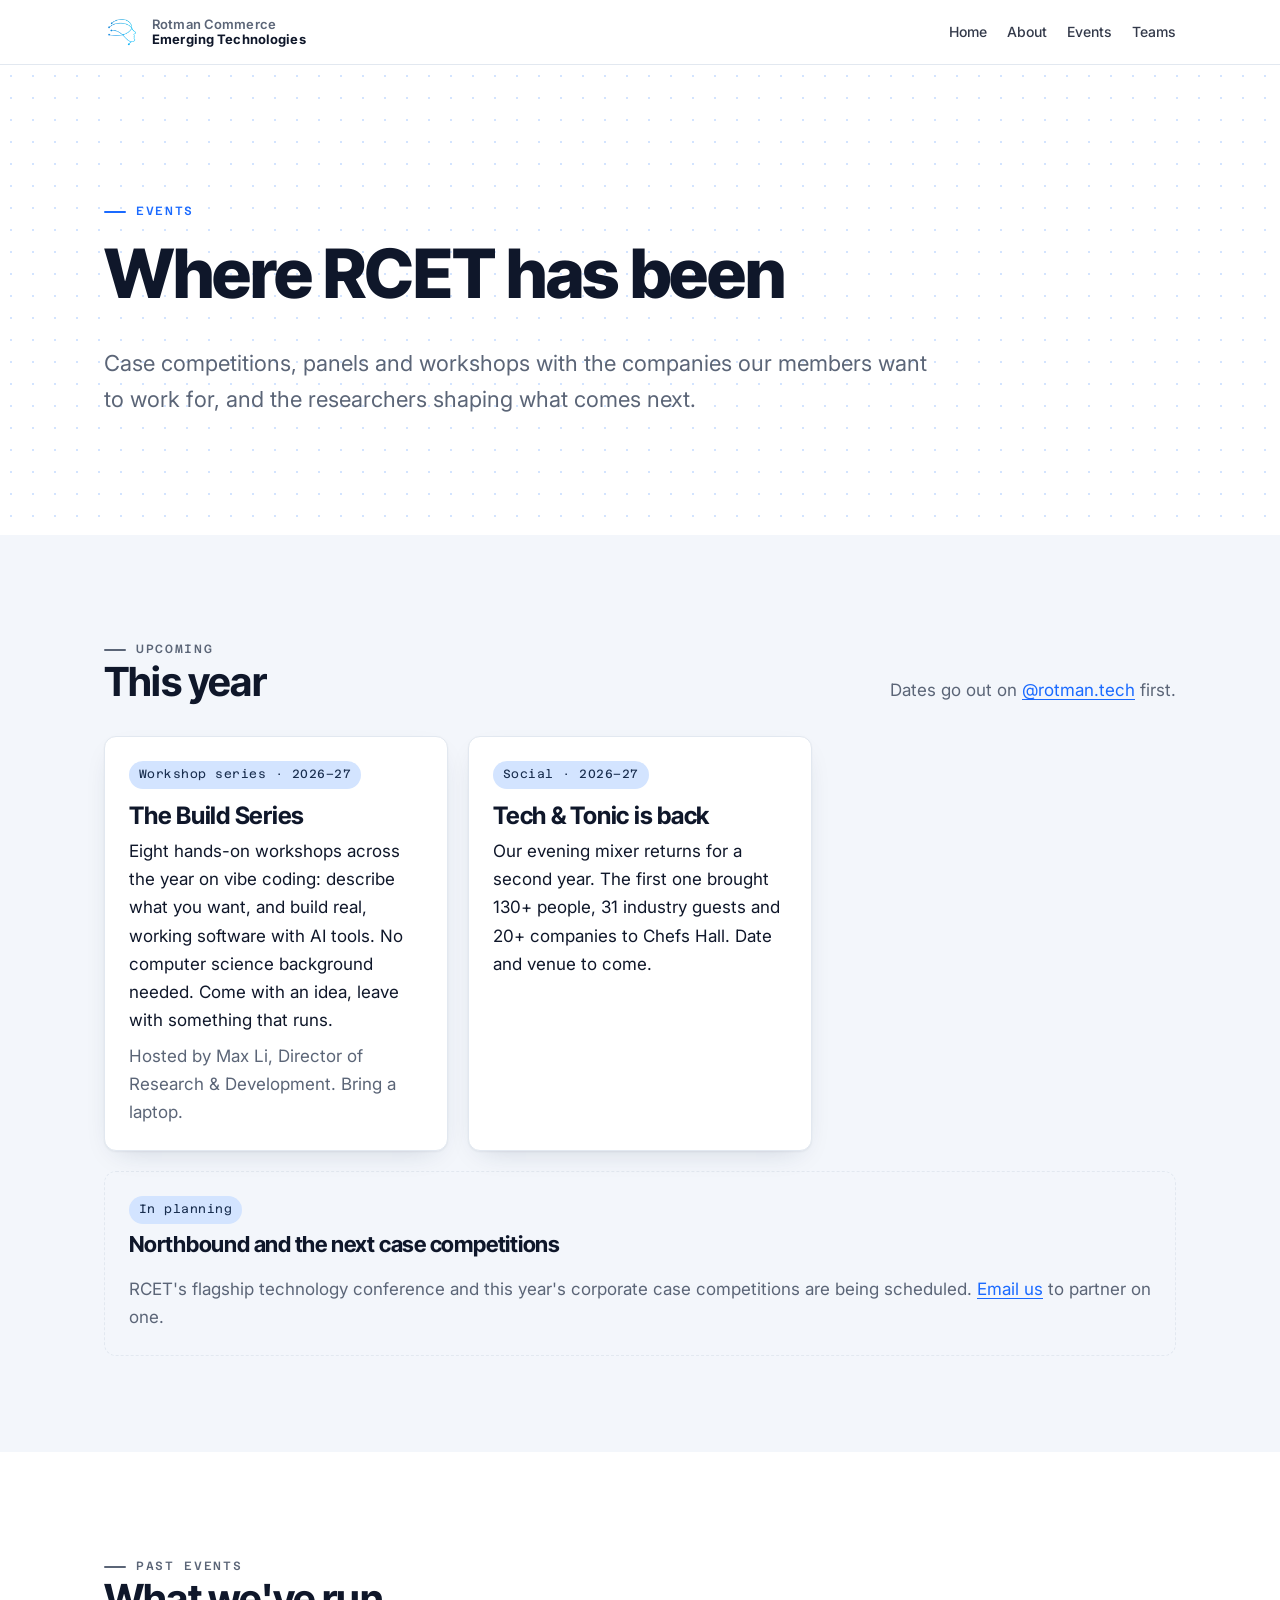
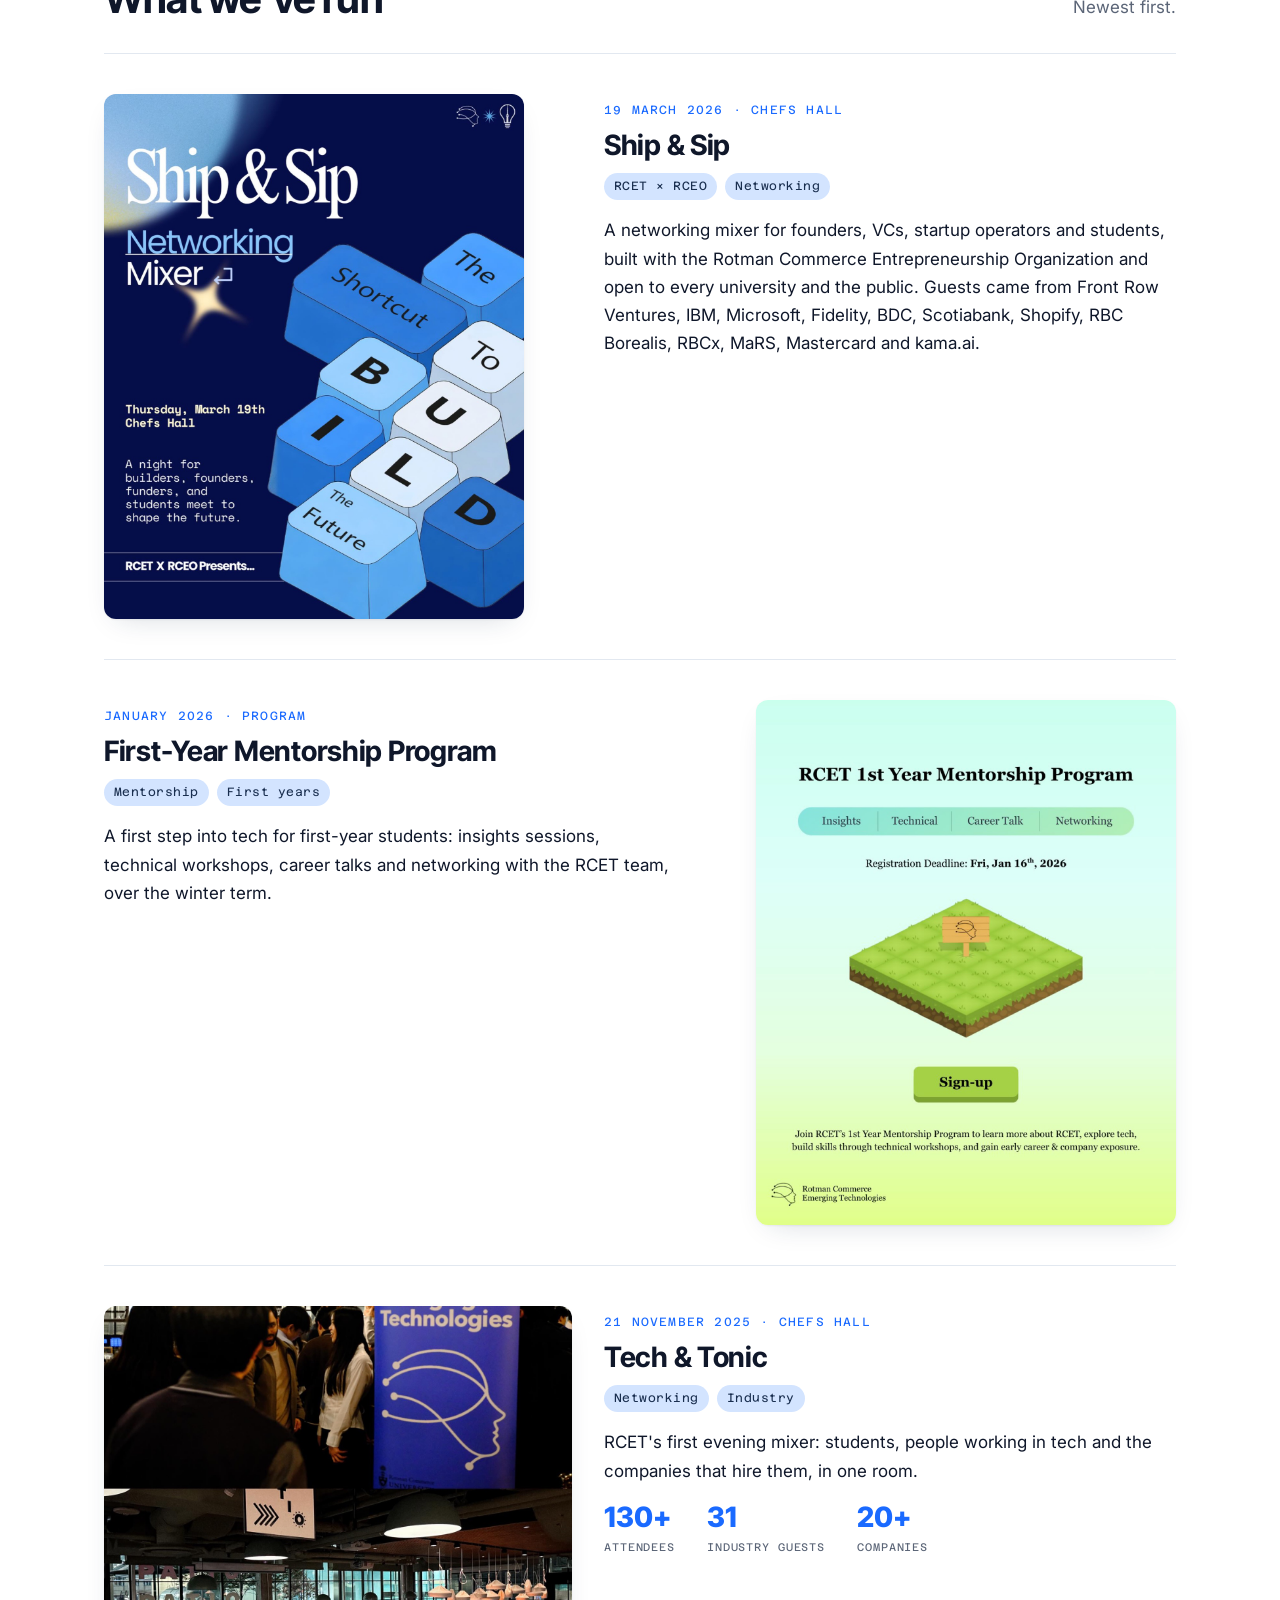
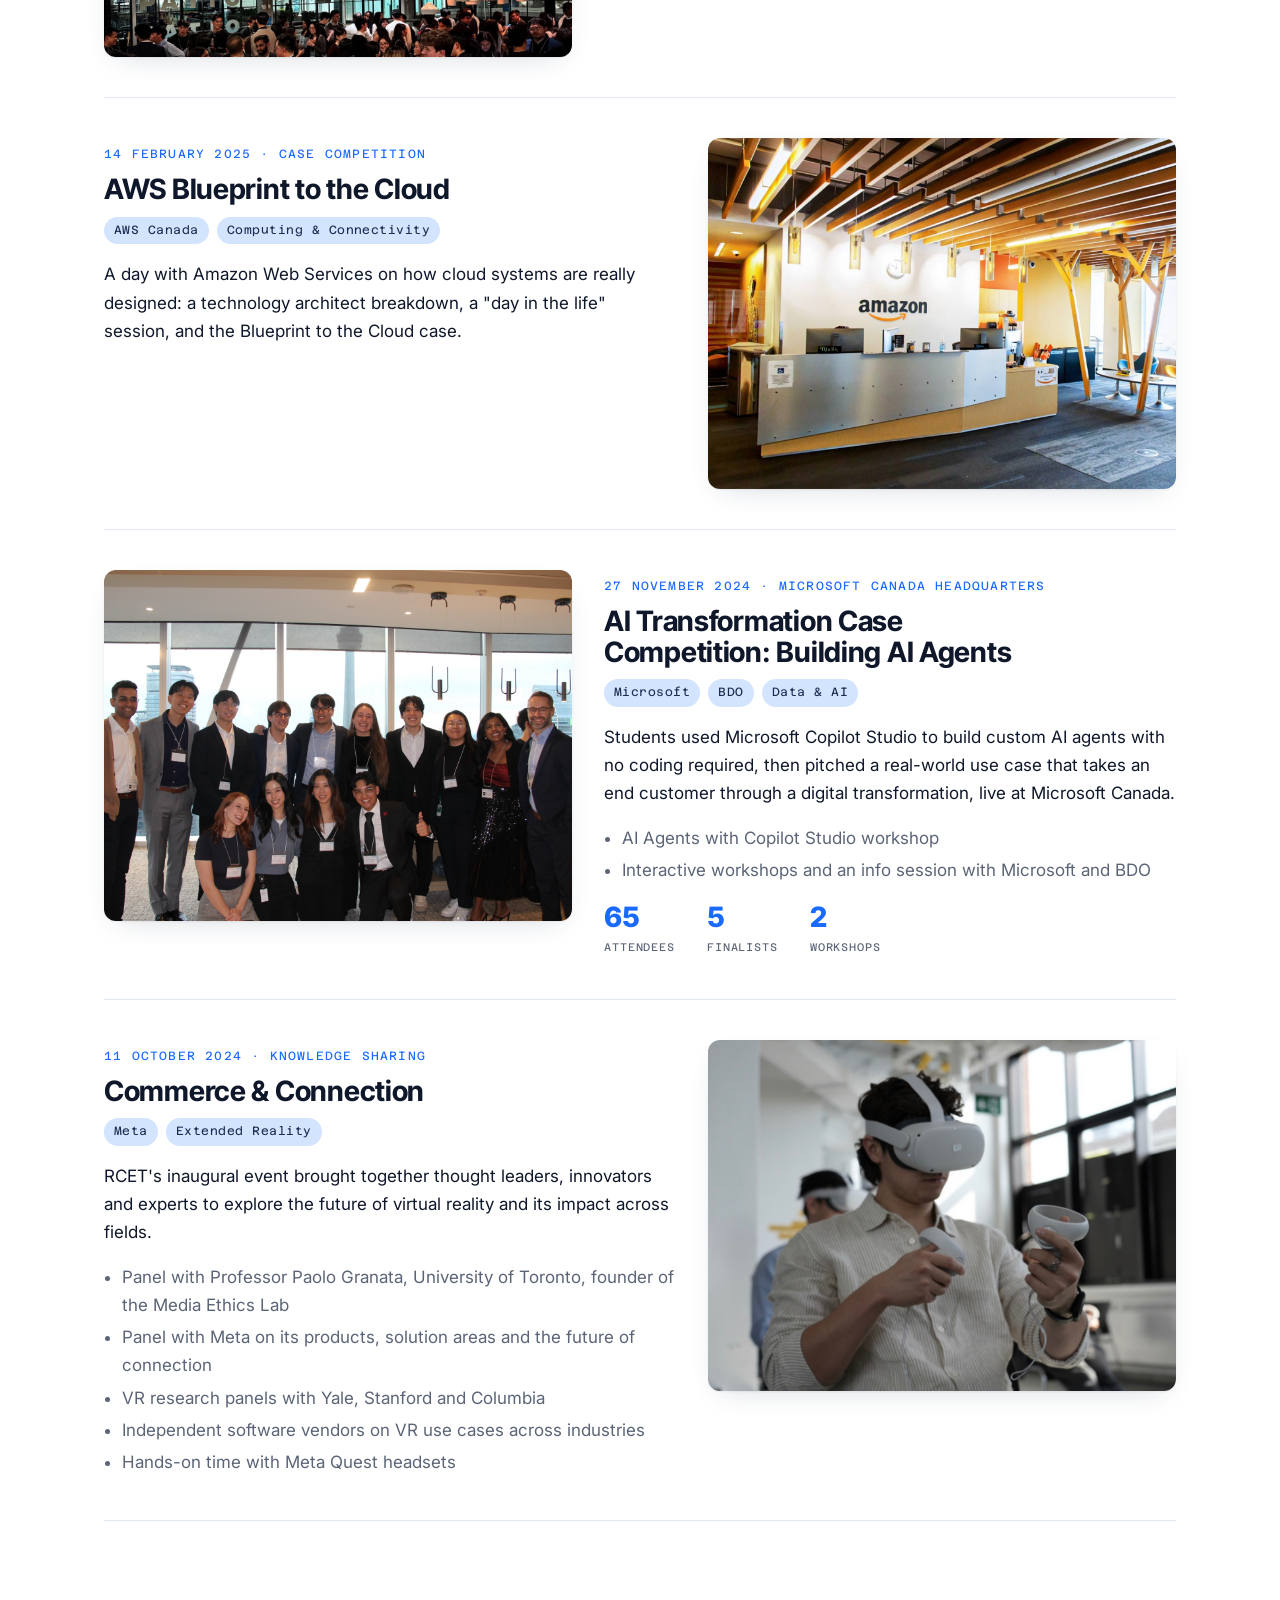
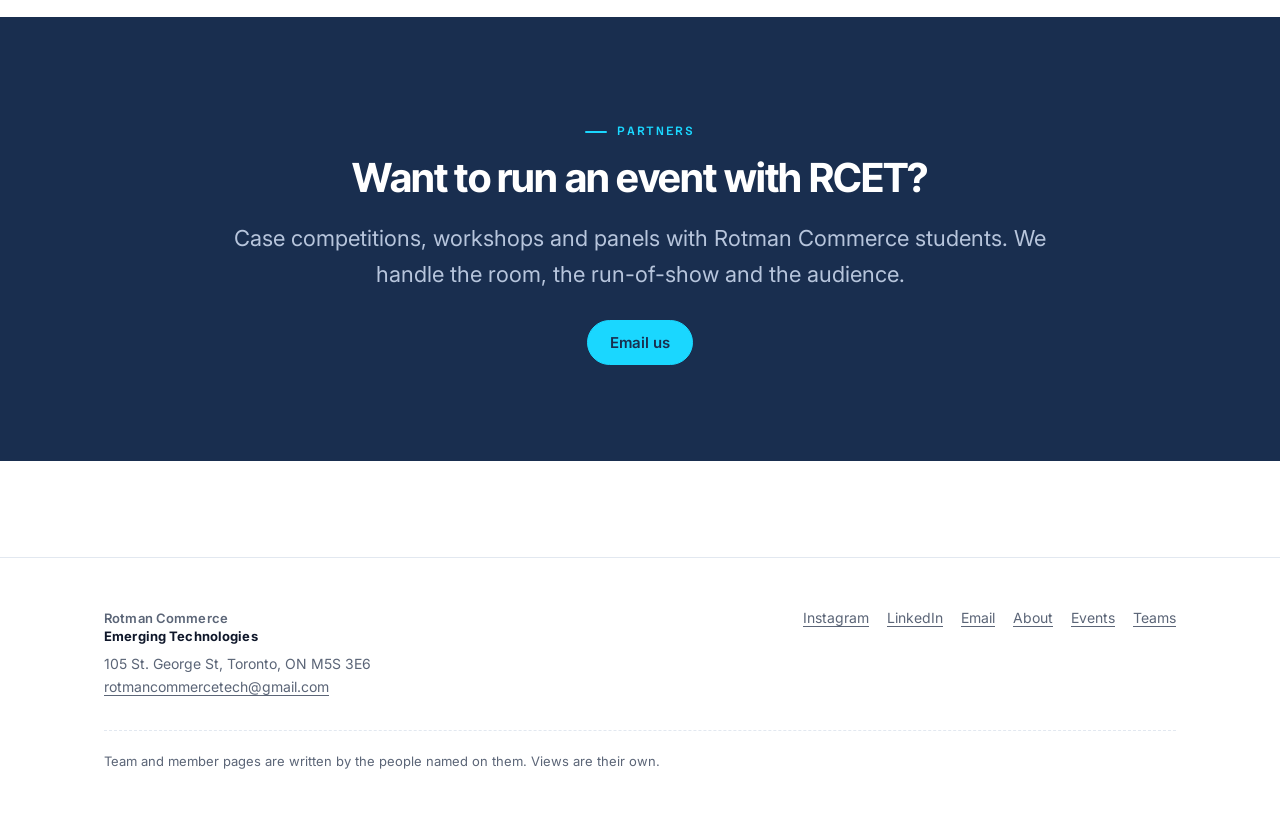
<file: site/events/index.html>
<!doctype html>
<html lang="en">
<head>
  <meta charset="utf-8">
  <meta name="viewport" content="width=device-width, initial-scale=1">
  <title>Events | RCET</title>
  <meta name="description" content="Case competitions, panels and workshops RCET has run with Microsoft, Meta, AWS, BDO and researchers from top universities.">
  <meta property="og:title" content="RCET Events">
  <meta property="og:description" content="Case competitions, panels and workshops with the companies our members want to work for.">
  <link rel="icon" type="image/png" sizes="32x32" href="/shared/assets/brand/favicon-32.png">
  <link rel="apple-touch-icon" href="/shared/assets/brand/apple-touch-icon.png">
  <meta property="og:type" content="website">
  <meta property="og:site_name" content="Rotman Commerce Emerging Technologies">
  <meta property="og:image" content="{{SITE_URL}}/shared/assets/brand/og-image.jpg">
  <meta name="twitter:card" content="summary_large_image">
  <link rel="preconnect" href="https://fonts.googleapis.com">
  <link rel="preconnect" href="https://fonts.gstatic.com" crossorigin>
  <link rel="stylesheet" href="/shared/rcet.css">
  <script src="/shared/rcet.js" defer></script>
  <style>
    /* Events page. Admins edit this file. Newest event first. Upcoming events go in the WIP block until the calendar is final. */
    .upcoming { display: grid; gap: 8px; align-content: start; }
    .upcoming .rcet-tag { justify-self: start; }
    .upcoming h3 { margin: 6px 0 0; font-size: 24px; }
    .upcoming p { margin: 0; }
    .wip { border-style: dashed; box-shadow: none; background: transparent; display: grid; gap: 8px; }
    .wip .rcet-tag { justify-self: start; }
    .wip p { margin: 0; color: var(--rcet-muted); }
    .event { display: grid; gap: 32px; grid-template-columns: .9fr 1.1fr; align-items: start; padding: 40px 0; border-top: 1px solid var(--rcet-line); }
    .event:last-child { border-bottom: 1px solid var(--rcet-line); }
    .event:nth-of-type(even) { grid-template-columns: 1.1fr .9fr; }
    .event:nth-of-type(even) img { order: 2; justify-self: end; }
    .event img { width: 100%; border-radius: var(--rcet-radius); box-shadow: var(--rcet-shadow); aspect-ratio: 4 / 3; object-fit: cover; }
    .event img.poster { aspect-ratio: 4 / 5; max-width: 420px; }
    .event time { font-family: var(--rcet-font-mono); font-size: 12px; letter-spacing: .1em; text-transform: uppercase; color: var(--rcet-accent); }
    .event h3 { font-size: clamp(22px, 2.6vw, 28px); margin: 8px 0 12px; }
    .event .tags { display: flex; flex-wrap: wrap; gap: 8px; margin: 0 0 16px; }
    .event ul { margin: 12px 0 0; padding-left: 18px; color: var(--rcet-muted); }
    .event li { margin: 4px 0; }
    .event .nums { display: flex; gap: 32px; margin: 18px 0 0; }
    .event .nums b { display: block; font: 800 28px/1 var(--rcet-font-display); color: var(--rcet-accent); }
    .event .nums span { font-family: var(--rcet-font-mono); font-size: 11px; letter-spacing: .08em; text-transform: uppercase; color: var(--rcet-muted); }
    @media (max-width: 760px) {
      .event, .event:nth-of-type(even) { grid-template-columns: 1fr; gap: 18px; padding: 32px 0; }
      .event:nth-of-type(even) img { order: 0; justify-self: stretch; }
      .event img { aspect-ratio: 16 / 10; }
      .event img.poster { aspect-ratio: 4 / 5; max-width: 300px; }
      .event .nums { gap: 24px; }
    }
  </style>
</head>
<body>

  <rcet-header></rcet-header>

  <main id="main">

    <section class="rcet-hero rcet-bg-dots">
      <div class="rcet-container">
        <p class="rcet-eyebrow">Events</p>
        <h1>Where RCET has been</h1>
        <p class="rcet-lede">Case competitions, panels and workshops with the companies our members want to work
        for, and the researchers shaping what comes next.</p>
      </div>
    </section>

    <section class="rcet-section rcet-section--alt" id="upcoming">
      <div class="rcet-container">
        <div class="rcet-section-head">
          <div><p class="rcet-eyebrow">Upcoming</p><h2>This year</h2></div>
          <p>Dates go out on <a href="https://www.instagram.com/rotman.tech/" rel="noopener">@rotman.tech</a> first.</p>
        </div>
        <div class="rcet-grid rcet-grid--2">
          <div class="rcet-card upcoming" id="build-series" data-reveal style="--i:0">
            <span class="rcet-tag">Workshop series · 2026–27</span>
            <h3>The Build Series</h3>
            <p>Eight hands-on workshops across the year on vibe coding: describe what you want, and build real, working software with AI tools. No computer science background needed. Come with an idea, leave with something that runs.</p>
            <p class="rcet-muted">Hosted by Max Li, Director of Research &amp; Development. Bring a laptop.</p>
          </div>
          <div class="rcet-card upcoming" id="tech-and-tonic" data-reveal style="--i:1">
            <span class="rcet-tag">Social · 2026–27</span>
            <h3>Tech &amp; Tonic is back</h3>
            <p>Our evening mixer returns for a second year. The first one brought 130+ people, 31 industry guests and 20+ companies to Chefs Hall. Date and venue to come.</p>
          </div>
        </div>
        <div class="rcet-card wip" style="margin-top: 20px">
          <span class="rcet-tag">In planning</span>
          <h3>Northbound and the next case competitions</h3>
          <p>RCET's flagship technology conference and this year's corporate case competitions are being scheduled.
          <a href="mailto:rotmancommercetech@gmail.com">Email us</a> to partner on one.</p>
        </div>
      </div>
    </section>

    <section class="rcet-section" id="past">
      <div class="rcet-container">
        <div class="rcet-section-head">
          <div><p class="rcet-eyebrow">Past events</p><h2>What we've run</h2></div>
          <p>Newest first.</p>
        </div>

        <article class="event" id="ship-and-sip">
          <img class="poster" src="/shared/assets/events/2026-03-ship-and-sip-poster.jpg" alt="Ship &amp; Sip networking mixer poster" loading="lazy">
          <div>
            <time datetime="2026-03-19">19 March 2026 · Chefs Hall</time>
            <h3>Ship &amp; Sip</h3>
            <div class="tags"><span class="rcet-tag">RCET × RCEO</span><span class="rcet-tag">Networking</span></div>
            <p>A networking mixer for founders, VCs, startup operators and students, built with the Rotman Commerce
            Entrepreneurship Organization and open to every university and the public. Guests came from Front Row
            Ventures, IBM, Microsoft, Fidelity, BDC, Scotiabank, Shopify, RBC Borealis, RBCx, MaRS, Mastercard and kama.ai.</p>
          </div>
        </article>

        <article class="event" id="mentorship">
          <img class="poster" src="/shared/assets/events/2026-01-mentorship-poster.jpg" alt="RCET first-year mentorship program poster" loading="lazy">
          <div>
            <time datetime="2026-01">January 2026 · Program</time>
            <h3>First-Year Mentorship Program</h3>
            <div class="tags"><span class="rcet-tag">Mentorship</span><span class="rcet-tag">First years</span></div>
            <p>A first step into tech for first-year students: insights sessions, technical workshops, career talks and
            networking with the RCET team, over the winter term.</p>
          </div>
        </article>

        <article class="event" id="tech-and-tonic-2025">
          <img src="/shared/assets/events/2025-11-tech-and-tonic-1.jpg" alt="A full room at Tech &amp; Tonic, with the RCET banner in the background" loading="lazy">
          <div>
            <time datetime="2025-11-21">21 November 2025 · Chefs Hall</time>
            <h3>Tech &amp; Tonic</h3>
            <div class="tags"><span class="rcet-tag">Networking</span><span class="rcet-tag">Industry</span></div>
            <p>RCET's first evening mixer: students, people working in tech and the companies that hire them, in one room.</p>
            <div class="nums"><div><b>130+</b><span>Attendees</span></div><div><b>31</b><span>Industry guests</span></div><div><b>20+</b><span>Companies</span></div></div>
          </div>
        </article>

        <article class="event" id="aws-blueprint">
          <img src="/shared/assets/events/2025-02-aws-office.jpg" alt="The Amazon office reception in Toronto" loading="lazy">
          <div>
            <time datetime="2025-02-14">14 February 2025 · Case competition</time>
            <h3>AWS Blueprint to the Cloud</h3>
            <div class="tags"><span class="rcet-tag">AWS Canada</span><span class="rcet-tag">Computing &amp; Connectivity</span></div>
            <p>A day with Amazon Web Services on how cloud systems are really designed: a technology architect breakdown, a
            "day in the life" session, and the Blueprint to the Cloud case.</p>
          </div>
        </article>

        <article class="event" id="ai-transformation">
          <img src="/shared/assets/events/2024-11-ai-transformation-group.jpg" alt="Participants of the AI Transformation Case Competition at Microsoft Canada" loading="lazy">
          <div>
            <time datetime="2024-11-27">27 November 2024 · Microsoft Canada headquarters</time>
            <h3>AI Transformation Case Competition: Building AI Agents</h3>
            <div class="tags"><span class="rcet-tag">Microsoft</span><span class="rcet-tag">BDO</span><span class="rcet-tag">Data &amp; AI</span></div>
            <p>Students used Microsoft Copilot Studio to build custom AI agents with no coding required, then pitched a
            real-world use case that takes an end customer through a digital transformation, live at Microsoft Canada.</p>
            <ul>
              <li>AI Agents with Copilot Studio workshop</li>
              <li>Interactive workshops and an info session with Microsoft and BDO</li>
            </ul>
            <div class="nums"><div><b>65</b><span>Attendees</span></div><div><b>5</b><span>Finalists</span></div><div><b>2</b><span>Workshops</span></div></div>
          </div>
        </article>

        <article class="event" id="commerce-connection">
          <img src="/shared/assets/events/2024-10-commerce-connection-vr.jpg" alt="A student trying a Meta Quest VR headset" loading="lazy">
          <div>
            <time datetime="2024-10-11">11 October 2024 · Knowledge sharing</time>
            <h3>Commerce &amp; Connection</h3>
            <div class="tags"><span class="rcet-tag">Meta</span><span class="rcet-tag">Extended Reality</span></div>
            <p>RCET's inaugural event brought together thought leaders, innovators and experts to explore the future of virtual
            reality and its impact across fields.</p>
            <ul>
              <li>Panel with Professor Paolo Granata, University of Toronto, founder of the Media Ethics Lab</li>
              <li>Panel with Meta on its products, solution areas and the future of connection</li>
              <li>VR research panels with Yale, Stanford and Columbia</li>
              <li>Independent software vendors on VR use cases across industries</li>
              <li>Hands-on time with Meta Quest headsets</li>
            </ul>
          </div>
        </article>

      </div>
    </section>

    <section class="rcet-section rcet-section--dark" id="partner">
      <div class="rcet-container rcet-center">
        <p class="rcet-eyebrow">Partners</p>
        <h2>Want to run an event with RCET?</h2>
        <p class="rcet-lede" style="margin-inline: auto">Case competitions, workshops and panels with Rotman Commerce students. We handle the room, the run-of-show and the audience.</p>
        <div class="rcet-btn-row" style="justify-content: center"><a class="rcet-btn rcet-btn--primary" href="mailto:rotmancommercetech@gmail.com?subject=Event%20partnership">Email us</a></div>
      </div>
    </section>

  </main>

  <rcet-footer></rcet-footer>

</body>
</html>
</file>
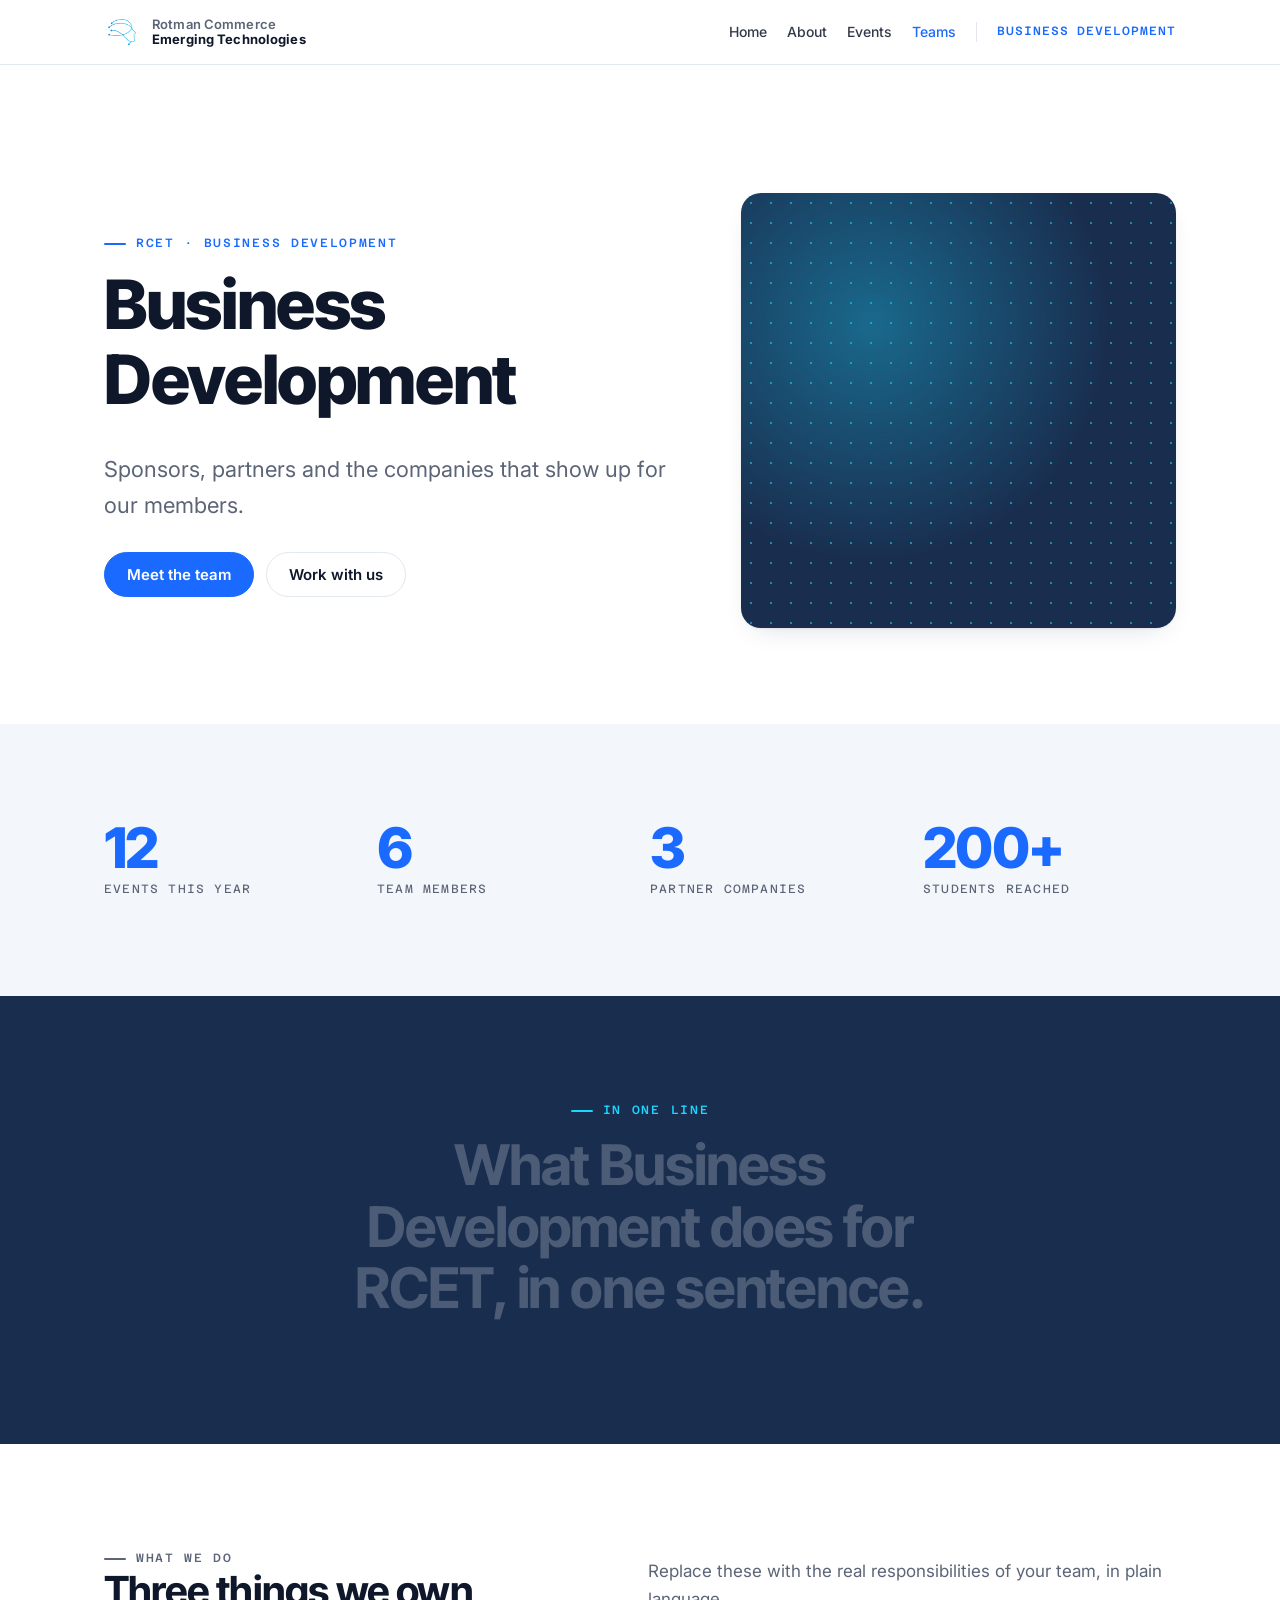
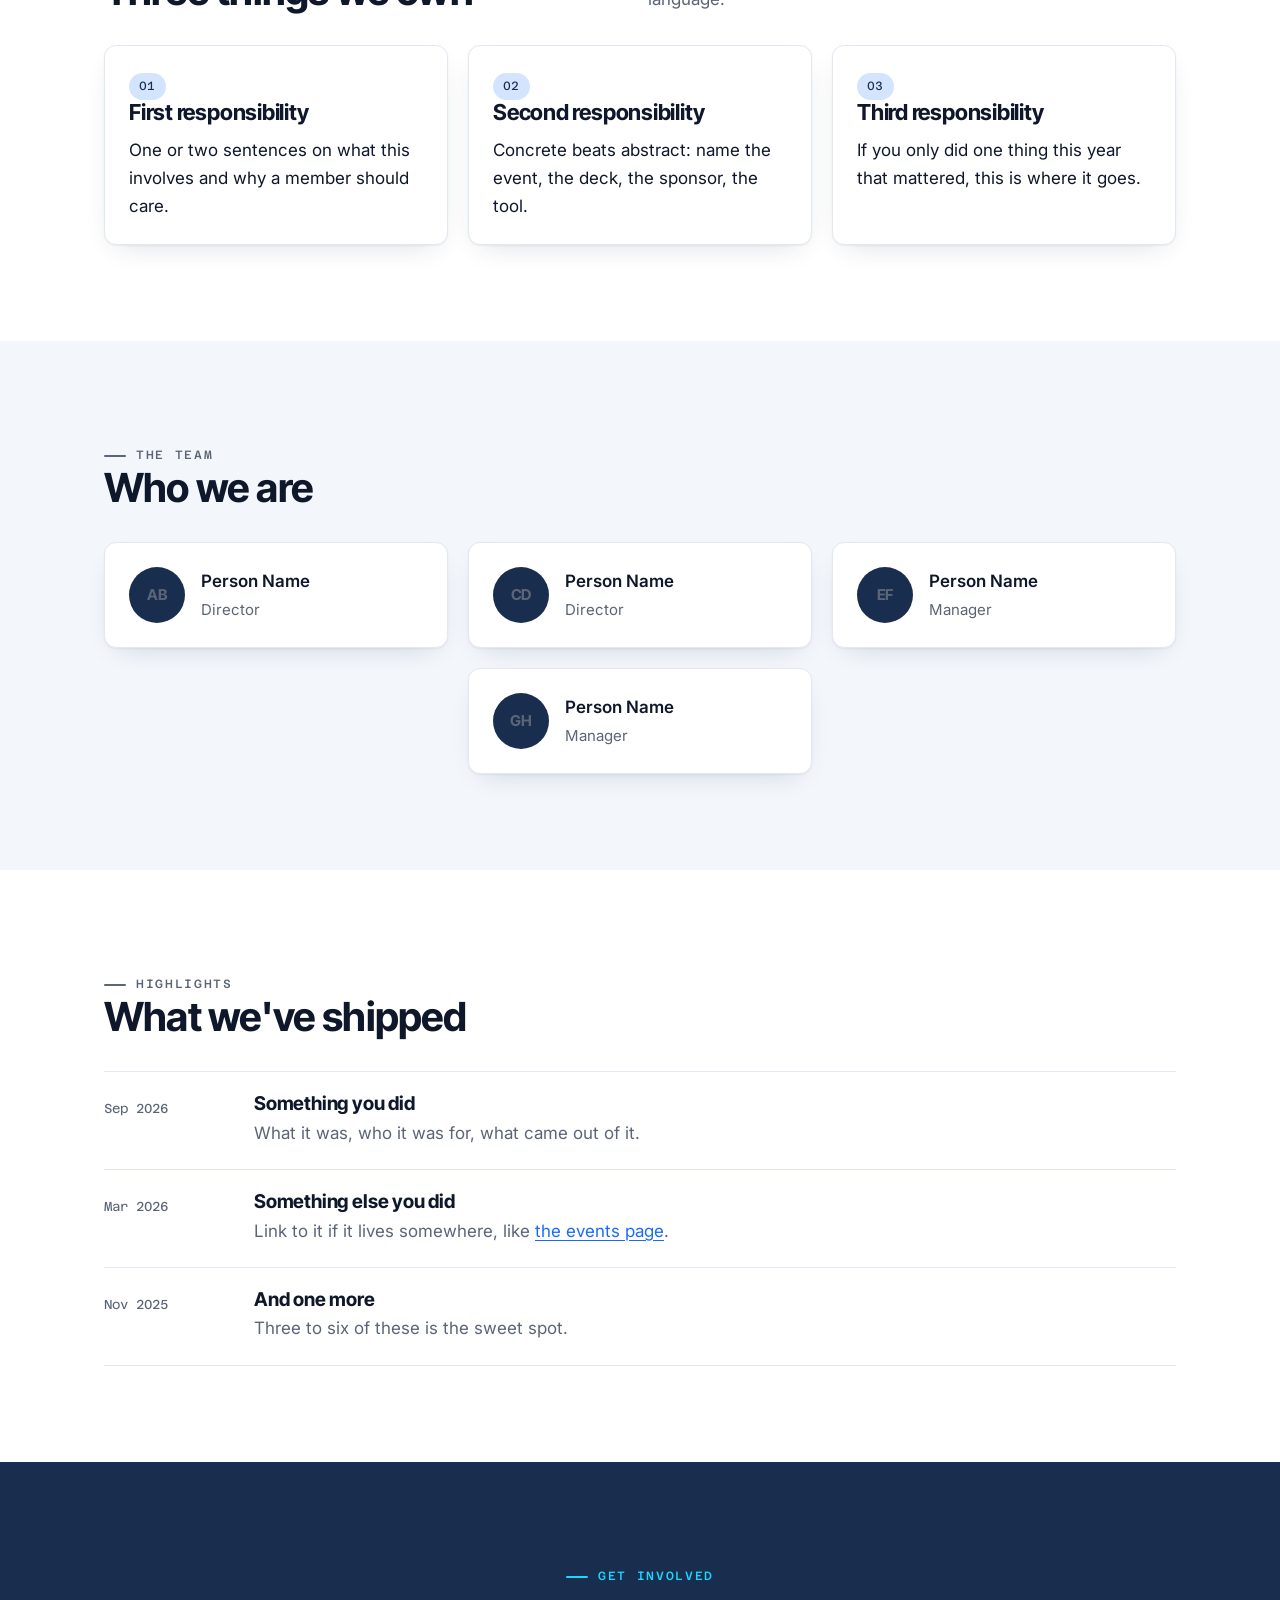
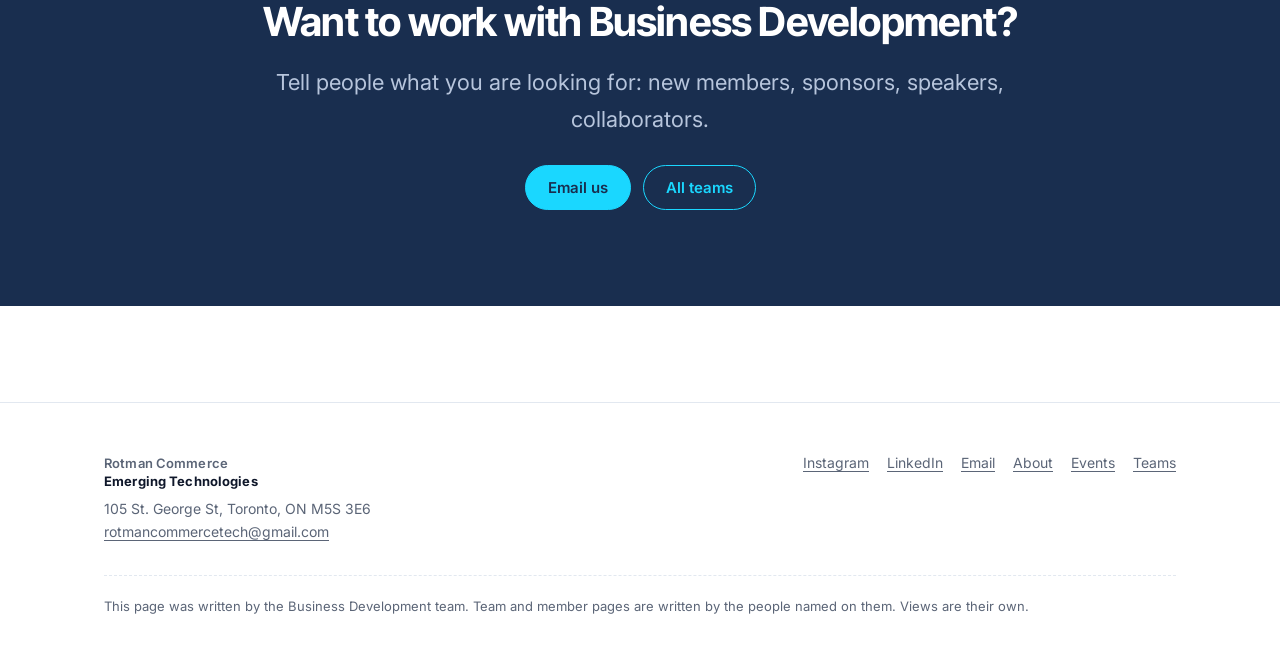
<file: teams/business-development/index.html>
<!doctype html>
<html lang="en">
<head>
  <meta charset="utf-8">
  <meta name="viewport" content="width=device-width, initial-scale=1">

  <!-- The title and description show up on the team directory at / -->
  <title>Business Development | RCET</title>
  <meta name="description" content="Sponsors, partners and the companies that show up for our members.">
  <link rel="icon" type="image/png" sizes="32x32" href="/shared/assets/brand/favicon-32.png">
  <link rel="apple-touch-icon" href="/shared/assets/brand/apple-touch-icon.png">

  <!-- Shared RCET design system: colours, type, header and footer. Keep these two lines. -->
  <link rel="preconnect" href="https://fonts.googleapis.com">
  <link rel="preconnect" href="https://fonts.gstatic.com" crossorigin>
  <link rel="stylesheet" href="/shared/rcet.css">
  <script src="/shared/rcet.js" defer></script>

  <style>
    /* Page-specific styles live here. Build on the tokens (var(--rcet-*)) and the page
       will match the rest of the site. Prefer a dark page? Add data-theme="dark" to <html>. */
    .hero-grid { display: grid; gap: 48px; grid-template-columns: 1.15fr .85fr; align-items: center; }
    .hero-art {
      aspect-ratio: 1; border-radius: 20px; box-shadow: var(--rcet-shadow);
      background-color: var(--rcet-navy);
      background-image: radial-gradient(circle at 30% 30%, rgba(26, 215, 255, .35), transparent 55%), radial-gradient(rgba(26, 215, 255, .55) 1px, transparent 1px);
      background-size: auto, 20px 20px;
    }
    .highlight { display: grid; grid-template-columns: 130px 1fr; gap: 20px; padding: 22px 0; border-top: 1px solid var(--rcet-line); }
    .highlight:last-of-type { border-bottom: 1px solid var(--rcet-line); }
    .highlight time { font-family: var(--rcet-font-mono); font-size: 13px; color: var(--rcet-muted); padding-top: 4px; }
    .highlight h3 { font-size: 19px; margin-bottom: 4px; }
    .highlight p  { margin: 0; color: var(--rcet-muted); }
    @media (max-width: 760px) {
      .hero-grid { grid-template-columns: 1fr; }
      .hero-art  { max-width: 320px; }
      .highlight { grid-template-columns: 1fr; gap: 4px; }
    }
  </style>
</head>
<body>

  <rcet-header team="Business Development"></rcet-header>

  <main id="main">

    <!-- HERO: who you are in one breath ----------------------------------- -->
    <section class="rcet-hero">
      <div class="rcet-container hero-grid">
        <div>
          <p class="rcet-eyebrow">RCET · Business Development</p>
          <h1>Business Development</h1>
          <p class="rcet-lede">Sponsors, partners and the companies that show up for our members.</p>
          <div class="rcet-btn-row">
            <a class="rcet-btn rcet-btn--primary" href="#team">Meet the team</a>
            <a class="rcet-btn rcet-btn--ghost" href="#contact">Work with us</a>
          </div>
        </div>
        <!-- Swap this for a real photo: <img class="hero-art" src="./team.jpg" alt="The team at ..."> -->
        <div class="hero-art" role="img" aria-label="Abstract gradient in RCET colours"></div>
      </div>
    </section>

    <!-- NUMBERS: three or four figures you are proud of ---------------------- -->
    <section class="rcet-section rcet-section--alt">
      <div class="rcet-container rcet-grid rcet-grid--4">
        <div class="rcet-stat"><b data-count="12">0</b><span>Events this year</span></div>
        <div class="rcet-stat"><b data-count="6">0</b><span>Team members</span></div>
        <div class="rcet-stat"><b data-count="3">0</b><span>Partner companies</span></div>
        <div class="rcet-stat"><b data-count="200" data-suffix="+">0</b><span>Students reached</span></div>
      </div>
    </section>

    <!-- ONE LINE: the team in a sentence. Words light up as the page scrolls. Delete if you'd rather not. -->
    <section class="rcet-section rcet-section--dark rcet-center">
      <div class="rcet-container">
        <p class="rcet-eyebrow" style="display: inline-flex">In one line</p>
        <h2 style="max-width: 16ch; margin-inline: auto; font-size: clamp(30px, 4.4vw, 56px)" data-words>What Business Development does for RCET, in one sentence.</h2>
      </div>
    </section>

    <!-- WHAT WE DO ------------------------------------------------------------ -->
    <section class="rcet-section">
      <div class="rcet-container">
        <div class="rcet-section-head">
          <div>
            <p class="rcet-eyebrow">What we do</p>
            <h2>Three things we own</h2>
          </div>
          <p>Replace these with the real responsibilities of your team, in plain language.</p>
        </div>
        <div class="rcet-grid rcet-grid--3">
          <div class="rcet-card">
            <span class="rcet-tag">01</span>
            <h3>First responsibility</h3>
            <p>One or two sentences on what this involves and why a member should care.</p>
          </div>
          <div class="rcet-card">
            <span class="rcet-tag">02</span>
            <h3>Second responsibility</h3>
            <p>Concrete beats abstract: name the event, the deck, the sponsor, the tool.</p>
          </div>
          <div class="rcet-card">
            <span class="rcet-tag">03</span>
            <h3>Third responsibility</h3>
            <p>If you only did one thing this year that mattered, this is where it goes.</p>
          </div>
        </div>
      </div>
    </section>

    <!-- TEAM: real names, real roles ----------------------------------------- -->
    <section class="rcet-section rcet-section--alt" id="team">
      <div class="rcet-container">
        <div class="rcet-section-head">
          <div>
            <p class="rcet-eyebrow">The team</p>
            <h2>Who we are</h2>
          </div>
        </div>
        <div class="rcet-grid rcet-grid--3 rcet-grid--wrap-center">
          <!-- Use initials, or replace the <span> with <img class="rcet-avatar" src="./name.jpg" alt=""> -->
          <div class="rcet-card rcet-person"><span class="rcet-avatar">AB</span><div><b>Person Name</b><span>Director</span></div></div>
          <div class="rcet-card rcet-person"><span class="rcet-avatar">CD</span><div><b>Person Name</b><span>Director</span></div></div>
          <div class="rcet-card rcet-person"><span class="rcet-avatar">EF</span><div><b>Person Name</b><span>Manager</span></div></div>
          <div class="rcet-card rcet-person"><span class="rcet-avatar">GH</span><div><b>Person Name</b><span>Manager</span></div></div>
        </div>
      </div>
    </section>

    <!-- HIGHLIGHTS: a short, dated list of things you shipped ----------------- -->
    <section class="rcet-section">
      <div class="rcet-container">
        <div class="rcet-section-head">
          <div>
            <p class="rcet-eyebrow">Highlights</p>
            <h2>What we've shipped</h2>
          </div>
        </div>
        <div class="highlight">
          <time datetime="2026-09">Sep 2026</time>
          <div><h3>Something you did</h3><p>What it was, who it was for, what came out of it.</p></div>
        </div>
        <div class="highlight">
          <time datetime="2026-03">Mar 2026</time>
          <div><h3>Something else you did</h3><p>Link to it if it lives somewhere, like <a href="/events/">the events page</a>.</p></div>
        </div>
        <div class="highlight">
          <time datetime="2025-11">Nov 2025</time>
          <div><h3>And one more</h3><p>Three to six of these is the sweet spot.</p></div>
        </div>
      </div>
    </section>

    <!-- CONTACT ----------------------------------------------------------------- -->
    <section class="rcet-section rcet-section--dark" id="contact">
      <div class="rcet-container rcet-center">
        <p class="rcet-eyebrow">Get involved</p>
        <h2>Want to work with Business Development?</h2>
        <p class="rcet-lede" style="margin-inline: auto">Tell people what you are looking for: new members, sponsors, speakers, collaborators.</p>
        <div class="rcet-btn-row" style="justify-content: center">
          <a class="rcet-btn rcet-btn--primary" href="mailto:rotmancommercetech@gmail.com?subject=Business Development%20team">Email us</a>
          <a class="rcet-btn" href="/teams/">All teams</a>
        </div>
      </div>
    </section>

  </main>

  <rcet-footer team="Business Development"></rcet-footer>


</body>
</html>
</file>
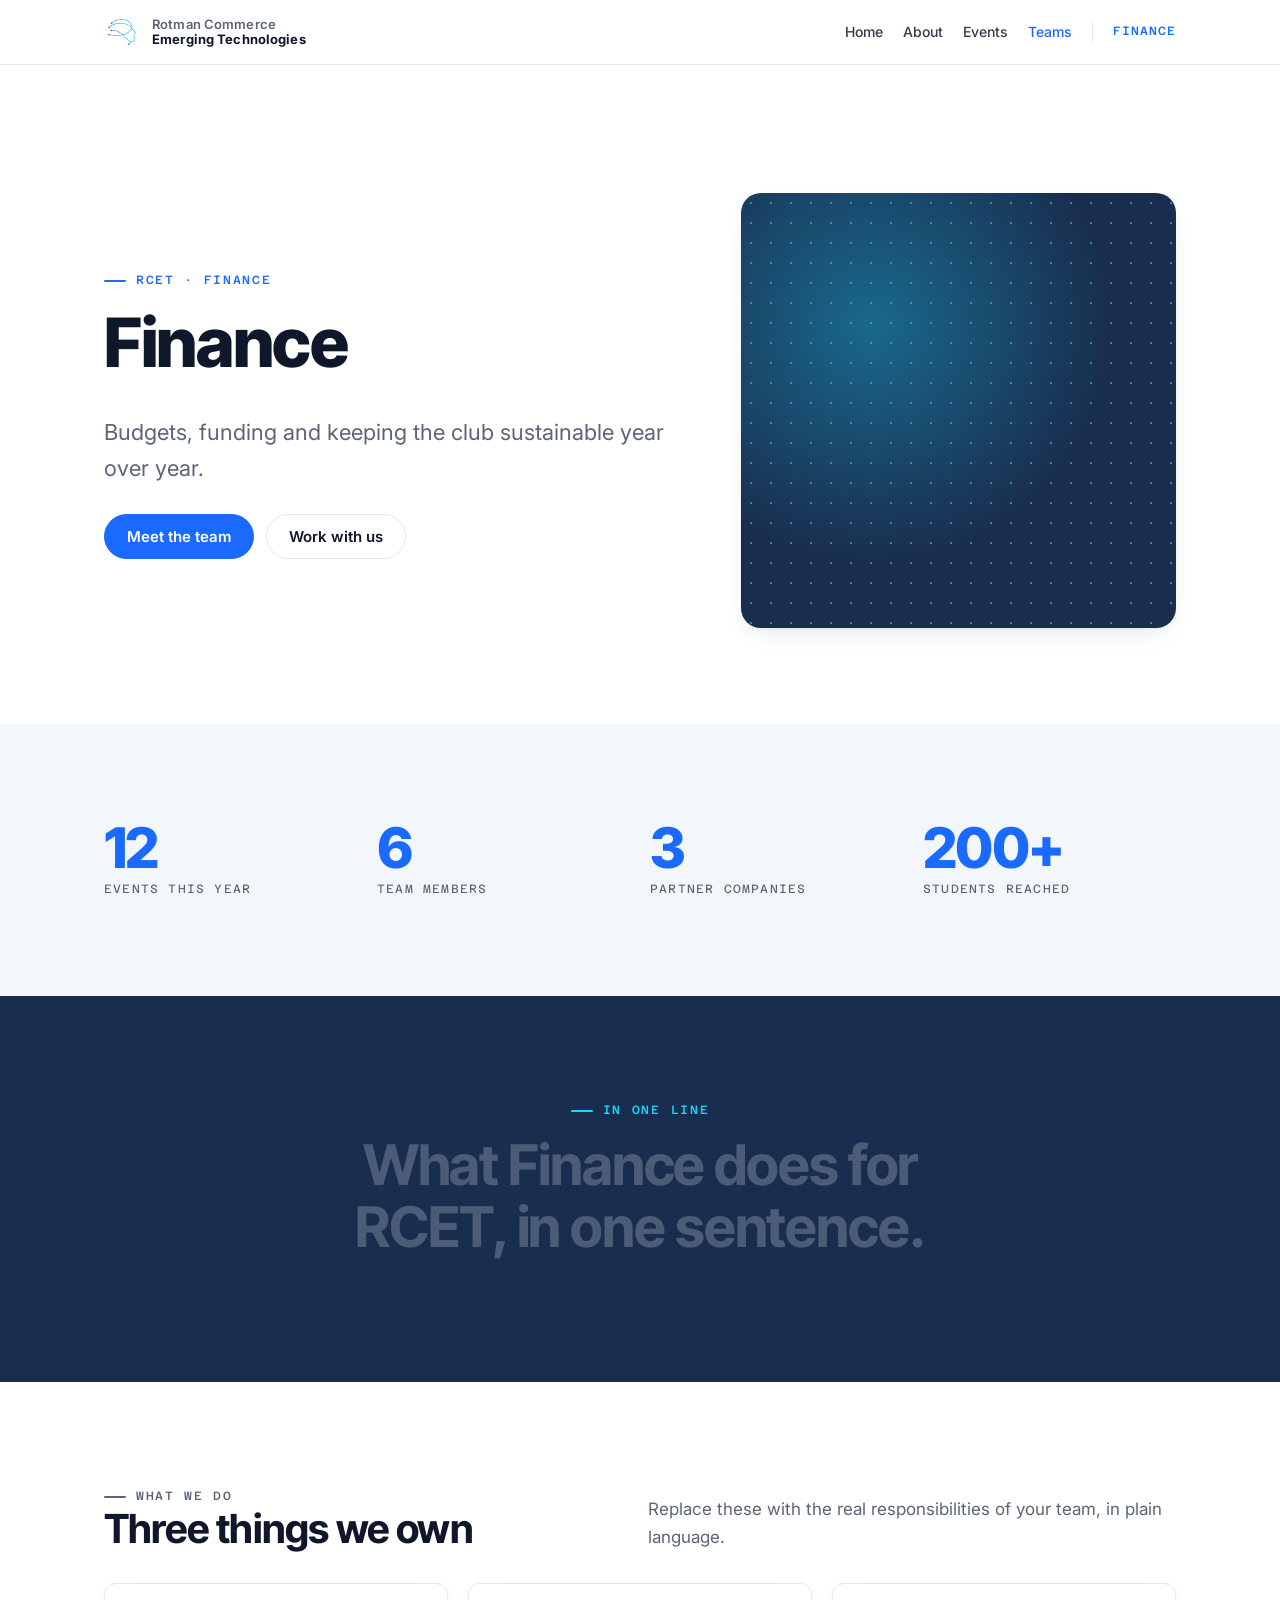
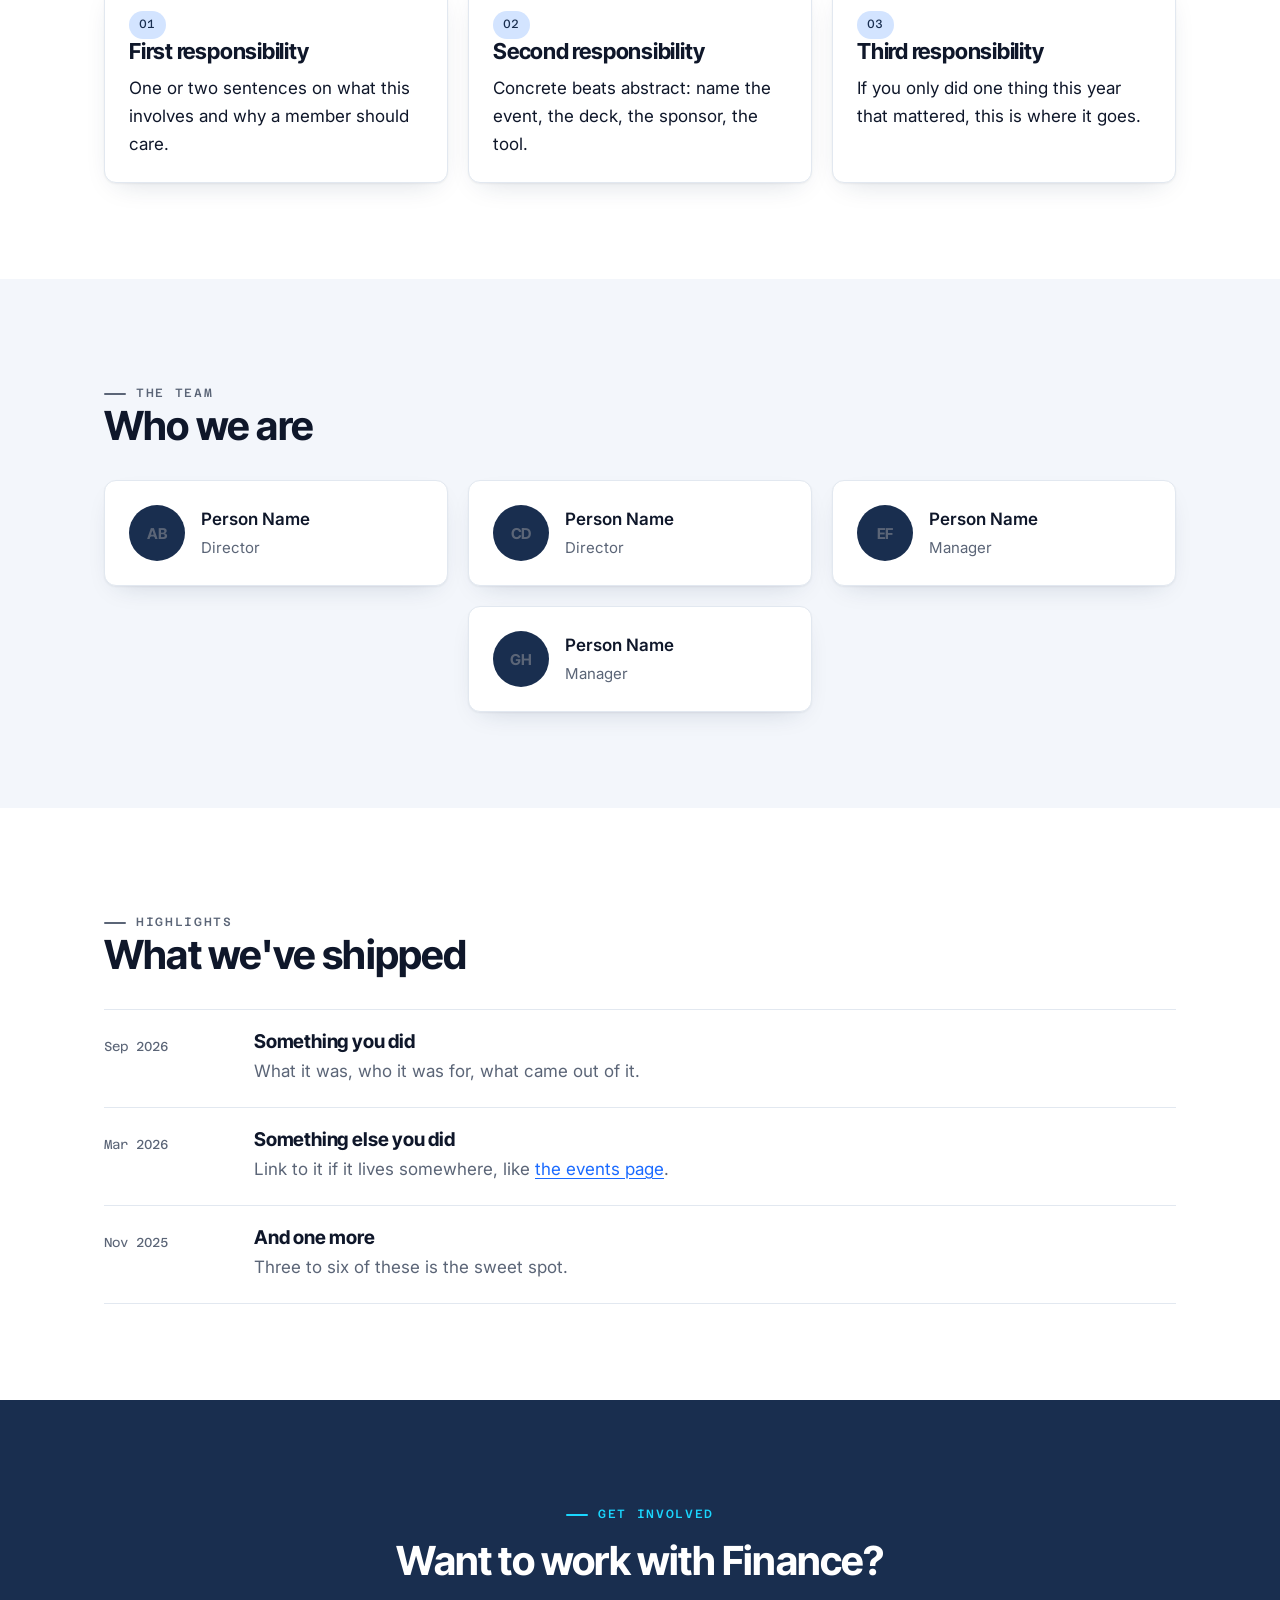
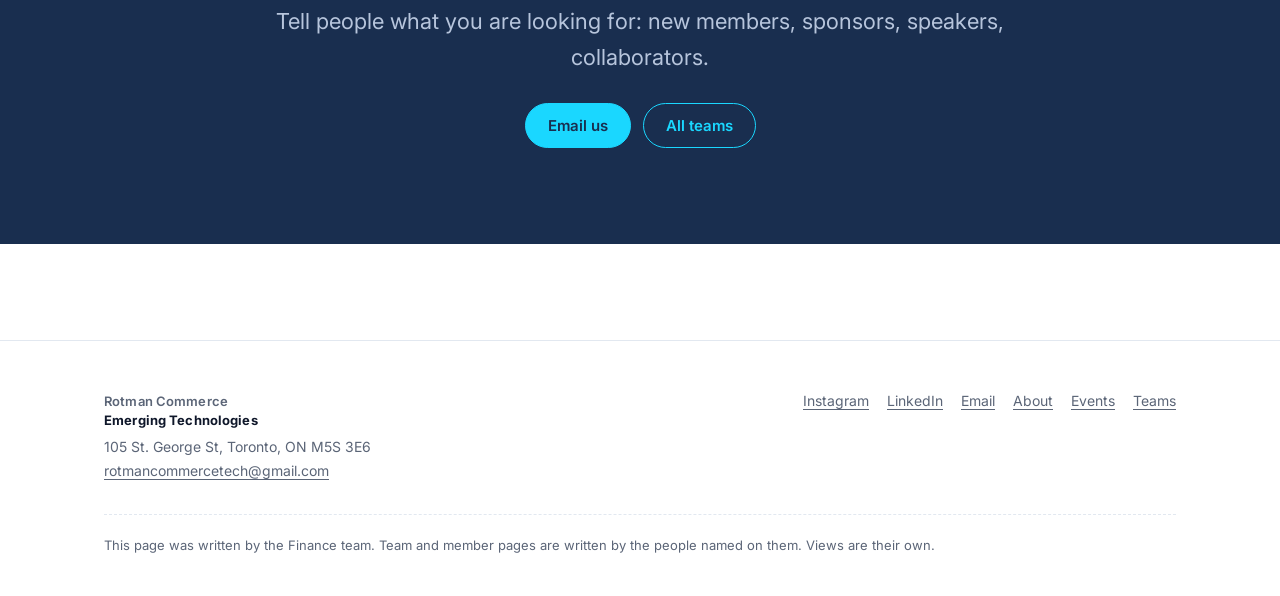
<file: teams/finance/index.html>
<!doctype html>
<html lang="en">
<head>
  <meta charset="utf-8">
  <meta name="viewport" content="width=device-width, initial-scale=1">

  <!-- The title and description show up on the team directory at / -->
  <title>Finance | RCET</title>
  <meta name="description" content="Budgets, funding and keeping the club sustainable year over year.">
  <link rel="icon" type="image/png" sizes="32x32" href="/shared/assets/brand/favicon-32.png">
  <link rel="apple-touch-icon" href="/shared/assets/brand/apple-touch-icon.png">

  <!-- Shared RCET design system: colours, type, header and footer. Keep these two lines. -->
  <link rel="preconnect" href="https://fonts.googleapis.com">
  <link rel="preconnect" href="https://fonts.gstatic.com" crossorigin>
  <link rel="stylesheet" href="/shared/rcet.css">
  <script src="/shared/rcet.js" defer></script>

  <style>
    /* Page-specific styles live here. Build on the tokens (var(--rcet-*)) and the page
       will match the rest of the site. Prefer a dark page? Add data-theme="dark" to <html>. */
    .hero-grid { display: grid; gap: 48px; grid-template-columns: 1.15fr .85fr; align-items: center; }
    .hero-art {
      aspect-ratio: 1; border-radius: 20px; box-shadow: var(--rcet-shadow);
      background-color: var(--rcet-navy);
      background-image: radial-gradient(circle at 30% 30%, rgba(26, 215, 255, .35), transparent 55%), radial-gradient(rgba(26, 215, 255, .55) 1px, transparent 1px);
      background-size: auto, 20px 20px;
    }
    .highlight { display: grid; grid-template-columns: 130px 1fr; gap: 20px; padding: 22px 0; border-top: 1px solid var(--rcet-line); }
    .highlight:last-of-type { border-bottom: 1px solid var(--rcet-line); }
    .highlight time { font-family: var(--rcet-font-mono); font-size: 13px; color: var(--rcet-muted); padding-top: 4px; }
    .highlight h3 { font-size: 19px; margin-bottom: 4px; }
    .highlight p  { margin: 0; color: var(--rcet-muted); }
    @media (max-width: 760px) {
      .hero-grid { grid-template-columns: 1fr; }
      .hero-art  { max-width: 320px; }
      .highlight { grid-template-columns: 1fr; gap: 4px; }
    }
  </style>
</head>
<body>

  <rcet-header team="Finance"></rcet-header>

  <main id="main">

    <!-- HERO: who you are in one breath ----------------------------------- -->
    <section class="rcet-hero">
      <div class="rcet-container hero-grid">
        <div>
          <p class="rcet-eyebrow">RCET · Finance</p>
          <h1>Finance</h1>
          <p class="rcet-lede">Budgets, funding and keeping the club sustainable year over year.</p>
          <div class="rcet-btn-row">
            <a class="rcet-btn rcet-btn--primary" href="#team">Meet the team</a>
            <a class="rcet-btn rcet-btn--ghost" href="#contact">Work with us</a>
          </div>
        </div>
        <!-- Swap this for a real photo: <img class="hero-art" src="./team.jpg" alt="The team at ..."> -->
        <div class="hero-art" role="img" aria-label="Abstract gradient in RCET colours"></div>
      </div>
    </section>

    <!-- NUMBERS: three or four figures you are proud of ---------------------- -->
    <section class="rcet-section rcet-section--alt">
      <div class="rcet-container rcet-grid rcet-grid--4">
        <div class="rcet-stat"><b data-count="12">0</b><span>Events this year</span></div>
        <div class="rcet-stat"><b data-count="6">0</b><span>Team members</span></div>
        <div class="rcet-stat"><b data-count="3">0</b><span>Partner companies</span></div>
        <div class="rcet-stat"><b data-count="200" data-suffix="+">0</b><span>Students reached</span></div>
      </div>
    </section>

    <!-- ONE LINE: the team in a sentence. Words light up as the page scrolls. Delete if you'd rather not. -->
    <section class="rcet-section rcet-section--dark rcet-center">
      <div class="rcet-container">
        <p class="rcet-eyebrow" style="display: inline-flex">In one line</p>
        <h2 style="max-width: 16ch; margin-inline: auto; font-size: clamp(30px, 4.4vw, 56px)" data-words>What Finance does for RCET, in one sentence.</h2>
      </div>
    </section>

    <!-- WHAT WE DO ------------------------------------------------------------ -->
    <section class="rcet-section">
      <div class="rcet-container">
        <div class="rcet-section-head">
          <div>
            <p class="rcet-eyebrow">What we do</p>
            <h2>Three things we own</h2>
          </div>
          <p>Replace these with the real responsibilities of your team, in plain language.</p>
        </div>
        <div class="rcet-grid rcet-grid--3">
          <div class="rcet-card">
            <span class="rcet-tag">01</span>
            <h3>First responsibility</h3>
            <p>One or two sentences on what this involves and why a member should care.</p>
          </div>
          <div class="rcet-card">
            <span class="rcet-tag">02</span>
            <h3>Second responsibility</h3>
            <p>Concrete beats abstract: name the event, the deck, the sponsor, the tool.</p>
          </div>
          <div class="rcet-card">
            <span class="rcet-tag">03</span>
            <h3>Third responsibility</h3>
            <p>If you only did one thing this year that mattered, this is where it goes.</p>
          </div>
        </div>
      </div>
    </section>

    <!-- TEAM: real names, real roles ----------------------------------------- -->
    <section class="rcet-section rcet-section--alt" id="team">
      <div class="rcet-container">
        <div class="rcet-section-head">
          <div>
            <p class="rcet-eyebrow">The team</p>
            <h2>Who we are</h2>
          </div>
        </div>
        <div class="rcet-grid rcet-grid--3 rcet-grid--wrap-center">
          <!-- Use initials, or replace the <span> with <img class="rcet-avatar" src="./name.jpg" alt=""> -->
          <div class="rcet-card rcet-person"><span class="rcet-avatar">AB</span><div><b>Person Name</b><span>Director</span></div></div>
          <div class="rcet-card rcet-person"><span class="rcet-avatar">CD</span><div><b>Person Name</b><span>Director</span></div></div>
          <div class="rcet-card rcet-person"><span class="rcet-avatar">EF</span><div><b>Person Name</b><span>Manager</span></div></div>
          <div class="rcet-card rcet-person"><span class="rcet-avatar">GH</span><div><b>Person Name</b><span>Manager</span></div></div>
        </div>
      </div>
    </section>

    <!-- HIGHLIGHTS: a short, dated list of things you shipped ----------------- -->
    <section class="rcet-section">
      <div class="rcet-container">
        <div class="rcet-section-head">
          <div>
            <p class="rcet-eyebrow">Highlights</p>
            <h2>What we've shipped</h2>
          </div>
        </div>
        <div class="highlight">
          <time datetime="2026-09">Sep 2026</time>
          <div><h3>Something you did</h3><p>What it was, who it was for, what came out of it.</p></div>
        </div>
        <div class="highlight">
          <time datetime="2026-03">Mar 2026</time>
          <div><h3>Something else you did</h3><p>Link to it if it lives somewhere, like <a href="/events/">the events page</a>.</p></div>
        </div>
        <div class="highlight">
          <time datetime="2025-11">Nov 2025</time>
          <div><h3>And one more</h3><p>Three to six of these is the sweet spot.</p></div>
        </div>
      </div>
    </section>

    <!-- CONTACT ----------------------------------------------------------------- -->
    <section class="rcet-section rcet-section--dark" id="contact">
      <div class="rcet-container rcet-center">
        <p class="rcet-eyebrow">Get involved</p>
        <h2>Want to work with Finance?</h2>
        <p class="rcet-lede" style="margin-inline: auto">Tell people what you are looking for: new members, sponsors, speakers, collaborators.</p>
        <div class="rcet-btn-row" style="justify-content: center">
          <a class="rcet-btn rcet-btn--primary" href="mailto:rotmancommercetech@gmail.com?subject=Finance%20team">Email us</a>
          <a class="rcet-btn" href="/teams/">All teams</a>
        </div>
      </div>
    </section>

  </main>

  <rcet-footer team="Finance"></rcet-footer>


</body>
</html>
</file>
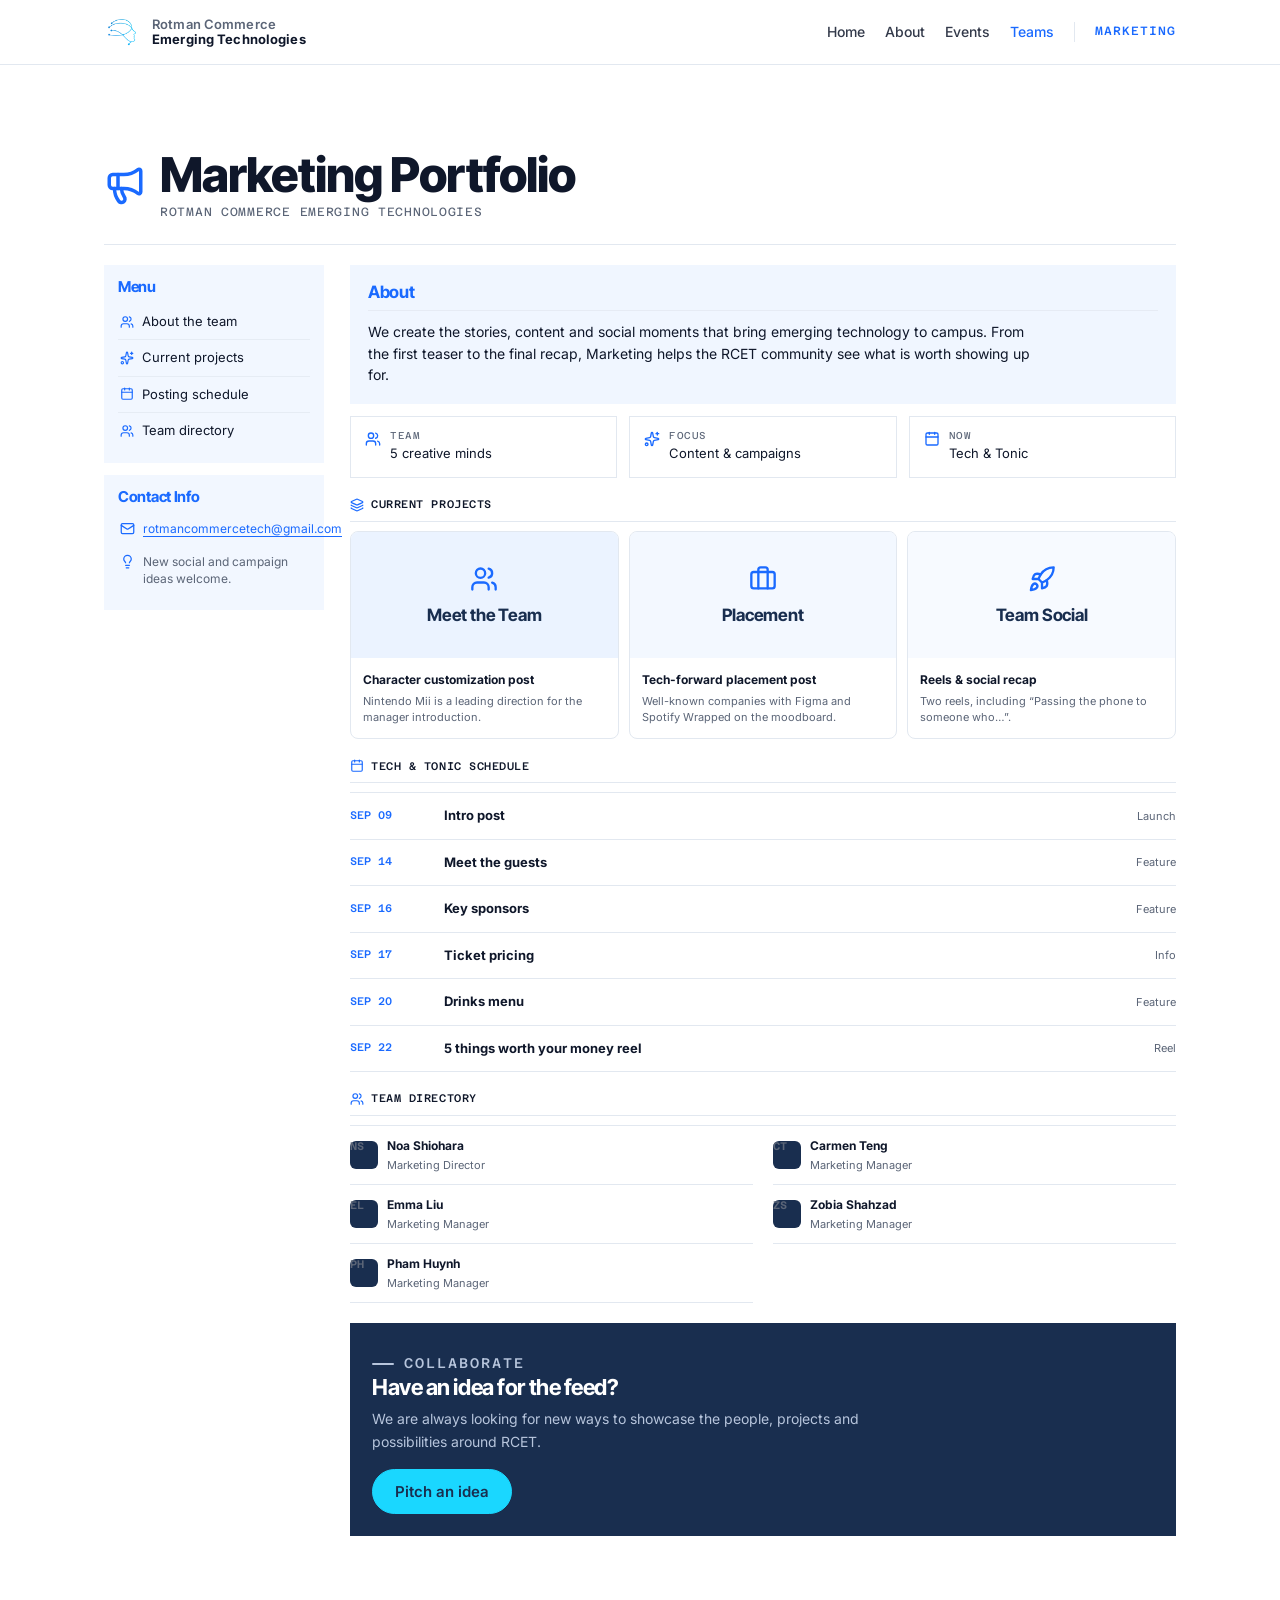
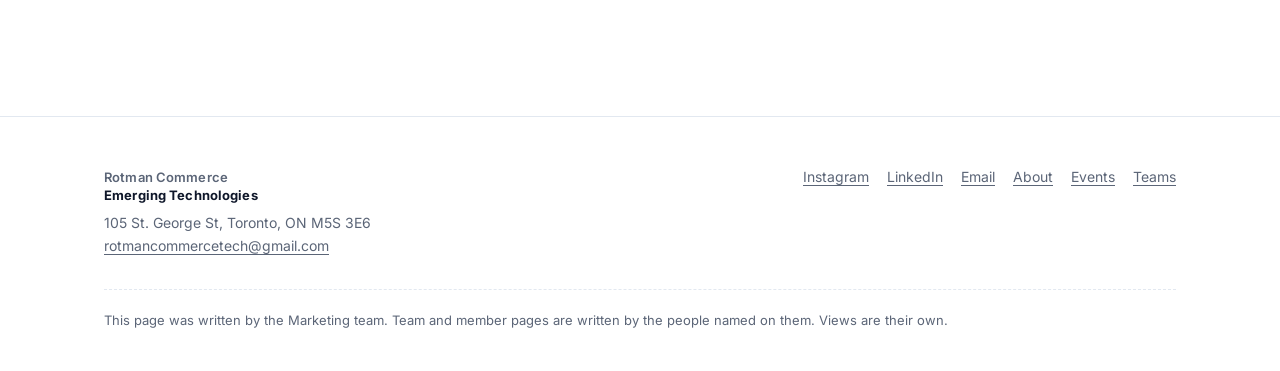
<file: teams/marketing/index.html>
<!doctype html>
<html lang="en">
<head>
  <meta charset="utf-8">
  <meta name="viewport" content="width=device-width, initial-scale=1">
  <title>Marketing | RCET</title>
  <meta name="description" content="The RCET Marketing team creates the stories, content and social moments that bring emerging technology to campus.">
  <link rel="icon" type="image/png" sizes="32x32" href="/shared/assets/brand/favicon-32.png">
  <link rel="apple-touch-icon" href="/shared/assets/brand/apple-touch-icon.png">
  <link rel="preconnect" href="https://fonts.googleapis.com">
  <link rel="preconnect" href="https://fonts.gstatic.com" crossorigin>
  <link rel="stylesheet" href="/shared/rcet.css">
  <script src="/shared/rcet.js" defer></script>
  <style>
    .portfolio { max-width: 1120px; margin: 0 auto; padding: clamp(46px, 7vw, 84px) 24px; }
    .portfolio-brand { display: flex; align-items: center; gap: 14px; padding-bottom: 24px; border-bottom: 1px solid var(--rcet-line); }
    .portfolio-brand svg { width: 42px; height: 42px; color: var(--rcet-accent); }
    .portfolio-brand h1 { margin: 0; font-size: clamp(34px, 5vw, 48px); }
    .portfolio-brand p { margin: 3px 0 0; color: var(--rcet-muted); font: 12px/1.3 var(--rcet-font-mono); letter-spacing: .06em; text-transform: uppercase; }
    .portfolio-grid { display: grid; grid-template-columns: 220px minmax(0, 1fr); gap: 26px; padding-top: 20px; }
    .portfolio-side { align-self: start; }
    .side-panel { margin-bottom: 12px; padding: 14px; background: color-mix(in srgb, var(--rcet-pale) 30%, var(--rcet-bg)); }
    .side-panel h2 { margin: 0 0 8px; font-size: 15px; color: var(--rcet-accent); }
    .side-nav { list-style: none; margin: 0; padding: 0; }
    .side-nav li + li { border-top: 1px solid color-mix(in srgb, var(--rcet-line) 72%, transparent); }
    .side-nav a { display: flex; align-items: center; gap: 8px; padding: 7px 2px; color: var(--rcet-fg); font-size: 13px; text-decoration: none; }
    .side-nav a:hover { color: var(--rcet-accent); }
    .side-nav svg { width: 14px; height: 14px; color: var(--rcet-accent); }
    .contact-list { list-style: none; margin: 0; padding: 0; }
    .contact-list li { display: flex; gap: 8px; padding: 8px 2px; color: var(--rcet-muted); font-size: 12px; line-height: 1.4; }
    .contact-list svg { flex: none; width: 15px; height: 15px; color: var(--rcet-accent); }
    .about { padding: 18px; background: color-mix(in srgb, var(--rcet-pale) 35%, var(--rcet-bg)); }
    .about h2 { margin: 0 0 10px; padding-bottom: 8px; border-bottom: 1px solid color-mix(in srgb, var(--rcet-line) 72%, transparent); font-size: 17px; color: var(--rcet-accent); }
    .about p { max-width: 75ch; margin: 0; font-size: 14px; line-height: 1.55; }
    .info-grid { display: grid; grid-template-columns: repeat(3, 1fr); gap: 12px; margin: 12px 0 20px; }
    .info { display: flex; gap: 9px; align-items: flex-start; padding: 14px; border: 1px solid var(--rcet-line); }
    .info svg { flex: none; width: 16px; height: 16px; color: var(--rcet-accent); }
    .info b, .info span { display: block; }
    .info b { margin-bottom: 4px; color: var(--rcet-muted); font: 10px/1 var(--rcet-font-mono); letter-spacing: .05em; text-transform: uppercase; }
    .info span { font-size: 13px; line-height: 1.35; }
    .content-label { display: flex; align-items: center; gap: 7px; margin: 0 0 9px; padding-bottom: 9px; border-bottom: 1px solid var(--rcet-line); font: 500 11px/1 var(--rcet-font-mono); letter-spacing: .05em; text-transform: uppercase; }
    .content-label svg { width: 14px; height: 14px; color: var(--rcet-accent); }
    .project-grid { display: grid; grid-template-columns: repeat(3, 1fr); gap: 10px; }
    .project { overflow: hidden; border: 1px solid var(--rcet-line); border-radius: var(--rcet-radius-sm); color: inherit; text-decoration: none; }
    .project-top { display: grid; place-items: center; min-height: 126px; padding: 18px; background: color-mix(in srgb, var(--rcet-pale) 45%, var(--rcet-bg)); text-align: center; }
    .project:nth-child(2) .project-top { background: color-mix(in srgb, var(--rcet-pale) 27%, var(--rcet-bg)); }
    .project:nth-child(3) .project-top { background: color-mix(in srgb, var(--rcet-pale) 18%, var(--rcet-bg)); }
    .project-top svg { width: 28px; height: 28px; margin-bottom: 8px; color: var(--rcet-accent); }
    .project-top h3 { margin: 0; font-size: 17px; color: var(--rcet-navy); }
    .project-copy { padding: 12px; }
    .project-copy b { display: block; margin-bottom: 5px; font-size: 12px; }
    .project-copy p { margin: 0; color: var(--rcet-muted); font-size: 11px; line-height: 1.45; }
    .schedule { margin-top: 20px; }
    .schedule-list { border-top: 1px solid var(--rcet-line); }
    .schedule-row { display: grid; grid-template-columns: 82px 1fr auto; gap: 12px; align-items: center; padding: 12px 0; border-bottom: 1px solid var(--rcet-line); }
    .schedule-row time { color: var(--rcet-accent); font: 500 11px/1.3 var(--rcet-font-mono); }
    .schedule-row b { font-size: 13px; }
    .schedule-row span { color: var(--rcet-muted); font-size: 11px; }
    .team { margin-top: 20px; }
    .team-list { display: grid; grid-template-columns: repeat(2, 1fr); gap: 0 20px; border-top: 1px solid var(--rcet-line); }
    .person { display: flex; gap: 9px; align-items: center; padding: 10px 0; border-bottom: 1px solid var(--rcet-line); }
    .avatar { display: grid; place-items: center; width: 28px; height: 28px; border-radius: 6px; background: var(--rcet-navy); color: #fff; font: 600 10px/1 var(--rcet-font-mono); }
    .person b, .person span { display: block; }
    .person b { font-size: 12px; }
    .person span { color: var(--rcet-muted); font-size: 11px; }
    .idea { margin-top: 20px; padding: 22px; background: var(--rcet-navy); color: #fff; }
    .idea h2 { margin: 0 0 7px; font-size: 22px; }
    .idea p { max-width: 60ch; margin: 0; color: #b7c5dc; font-size: 14px; }
    .idea .rcet-btn-row { margin-top: 16px; }
    .idea .rcet-btn--primary { color: var(--rcet-navy); background: var(--rcet-cyan); border-color: var(--rcet-cyan); }
    @media (max-width: 760px) { .portfolio-grid { grid-template-columns: 1fr; } .portfolio-side { display: grid; grid-template-columns: 1fr 1fr; gap: 12px; } .side-panel { margin: 0; } .info-grid, .project-grid { grid-template-columns: 1fr; } .project-top { min-height: 100px; } .team-list { grid-template-columns: 1fr; } }
    @media (max-width: 460px) { .portfolio { padding-inline: 18px; } .portfolio-side { grid-template-columns: 1fr; } .schedule-row { grid-template-columns: 62px 1fr; } .schedule-row span { display: none; } }
  </style>
</head>
<body>
  <rcet-header team="Marketing"></rcet-header>
  <main id="main" class="portfolio">
    <header class="portfolio-brand">
      <svg class="rcet-icon" aria-hidden="true"><use href="/shared/assets/icons.svg#megaphone"/></svg>
      <div><h1>Marketing Portfolio</h1><p>Rotman Commerce Emerging Technologies</p></div>
    </header>

    <div class="portfolio-grid">
      <aside class="portfolio-side" aria-label="Marketing navigation">
        <section class="side-panel">
          <h2>Menu</h2>
          <nav>
            <ul class="side-nav">
              <li><a href="#about"><svg class="rcet-icon" aria-hidden="true"><use href="/shared/assets/icons.svg#users"/></svg>About the team</a></li>
              <li><a href="#projects"><svg class="rcet-icon" aria-hidden="true"><use href="/shared/assets/icons.svg#sparkles"/></svg>Current projects</a></li>
              <li><a href="#schedule"><svg class="rcet-icon" aria-hidden="true"><use href="/shared/assets/icons.svg#calendar"/></svg>Posting schedule</a></li>
              <li><a href="#team"><svg class="rcet-icon" aria-hidden="true"><use href="/shared/assets/icons.svg#users"/></svg>Team directory</a></li>
            </ul>
          </nav>
        </section>
        <section class="side-panel">
          <h2>Contact Info</h2>
          <ul class="contact-list">
            <li><svg class="rcet-icon" aria-hidden="true"><use href="/shared/assets/icons.svg#mail"/></svg><a href="mailto:rotmancommercetech@gmail.com">rotmancommercetech@gmail.com</a></li>
            <li><svg class="rcet-icon" aria-hidden="true"><use href="/shared/assets/icons.svg#lightbulb"/></svg>New social and campaign ideas welcome.</li>
          </ul>
        </section>
      </aside>

      <div>
        <section class="about" id="about">
          <h2>About</h2>
          <p>We create the stories, content and social moments that bring emerging technology to campus. From the first teaser to the final recap, Marketing helps the RCET community see what is worth showing up for.</p>
        </section>

        <section class="info-grid" aria-label="Marketing team details">
          <div class="info"><svg class="rcet-icon" aria-hidden="true"><use href="/shared/assets/icons.svg#users"/></svg><div><b>Team</b><span>5 creative minds</span></div></div>
          <div class="info"><svg class="rcet-icon" aria-hidden="true"><use href="/shared/assets/icons.svg#sparkles"/></svg><div><b>Focus</b><span>Content &amp; campaigns</span></div></div>
          <div class="info"><svg class="rcet-icon" aria-hidden="true"><use href="/shared/assets/icons.svg#calendar"/></svg><div><b>Now</b><span>Tech &amp; Tonic</span></div></div>
        </section>

        <section id="projects">
          <p class="content-label"><svg class="rcet-icon" aria-hidden="true"><use href="/shared/assets/icons.svg#layers"/></svg>Current projects</p>
          <div class="project-grid">
            <article class="project"><div class="project-top"><div><svg class="rcet-icon" aria-hidden="true"><use href="/shared/assets/icons.svg#users"/></svg><h3>Meet the Team</h3></div></div><div class="project-copy"><b>Character customization post</b><p>Nintendo Mii is a leading direction for the manager introduction.</p></div></article>
            <article class="project"><div class="project-top"><div><svg class="rcet-icon" aria-hidden="true"><use href="/shared/assets/icons.svg#briefcase"/></svg><h3>Placement</h3></div></div><div class="project-copy"><b>Tech-forward placement post</b><p>Well-known companies with Figma and Spotify Wrapped on the moodboard.</p></div></article>
            <article class="project"><div class="project-top"><div><svg class="rcet-icon" aria-hidden="true"><use href="/shared/assets/icons.svg#rocket"/></svg><h3>Team Social</h3></div></div><div class="project-copy"><b>Reels &amp; social recap</b><p>Two reels, including “Passing the phone to someone who…”.</p></div></article>
          </div>
        </section>

        <section class="schedule" id="schedule">
          <p class="content-label"><svg class="rcet-icon" aria-hidden="true"><use href="/shared/assets/icons.svg#calendar"/></svg>Tech &amp; Tonic schedule</p>
          <div class="schedule-list">
            <div class="schedule-row"><time datetime="2026-09-09">SEP 09</time><b>Intro post</b><span>Launch</span></div>
            <div class="schedule-row"><time datetime="2026-09-14">SEP 14</time><b>Meet the guests</b><span>Feature</span></div>
            <div class="schedule-row"><time datetime="2026-09-16">SEP 16</time><b>Key sponsors</b><span>Feature</span></div>
            <div class="schedule-row"><time datetime="2026-09-17">SEP 17</time><b>Ticket pricing</b><span>Info</span></div>
            <div class="schedule-row"><time datetime="2026-09-20">SEP 20</time><b>Drinks menu</b><span>Feature</span></div>
            <div class="schedule-row"><time datetime="2026-09-22">SEP 22</time><b>5 things worth your money reel</b><span>Reel</span></div>
          </div>
        </section>

        <section class="team" id="team">
          <p class="content-label"><svg class="rcet-icon" aria-hidden="true"><use href="/shared/assets/icons.svg#users"/></svg>Team directory</p>
          <div class="team-list">
            <div class="person"><span class="avatar">NS</span><div><b>Noa Shiohara</b><span>Marketing Director</span></div></div>
            <div class="person"><span class="avatar">CT</span><div><b>Carmen Teng</b><span>Marketing Manager</span></div></div>
            <div class="person"><span class="avatar">EL</span><div><b>Emma Liu</b><span>Marketing Manager</span></div></div>
            <div class="person"><span class="avatar">ZS</span><div><b>Zobia Shahzad</b><span>Marketing Manager</span></div></div>
            <div class="person"><span class="avatar">PH</span><div><b>Pham Huynh</b><span>Marketing Manager</span></div></div>
          </div>
        </section>

        <section class="idea" id="contact">
          <p class="rcet-eyebrow">Collaborate</p>
          <h2>Have an idea for the feed?</h2>
          <p>We are always looking for new ways to showcase the people, projects and possibilities around RCET.</p>
          <div class="rcet-btn-row"><a class="rcet-btn rcet-btn--primary" href="mailto:rotmancommercetech@gmail.com?subject=Marketing%20idea">Pitch an idea</a></div>
        </section>
      </div>
    </div>
  </main>
  <rcet-footer team="Marketing"></rcet-footer>
</body>
</html>
</file>
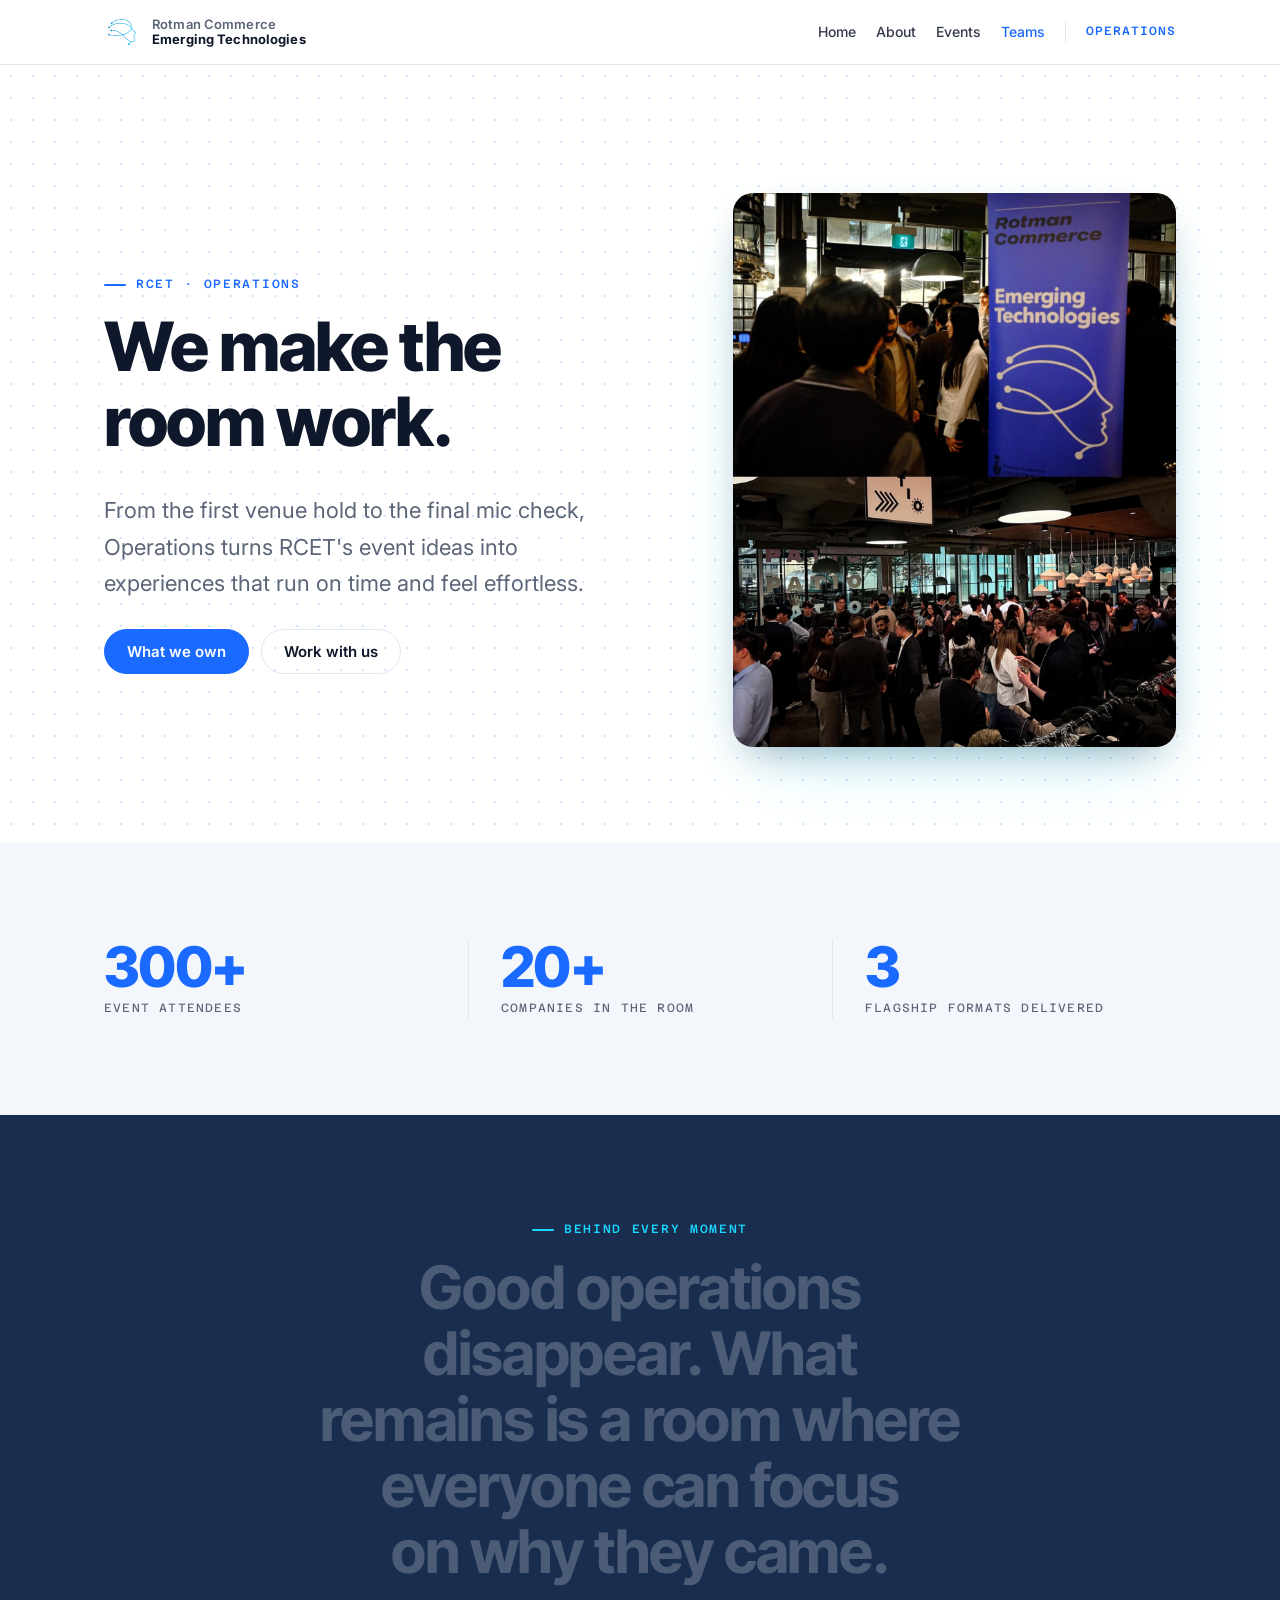
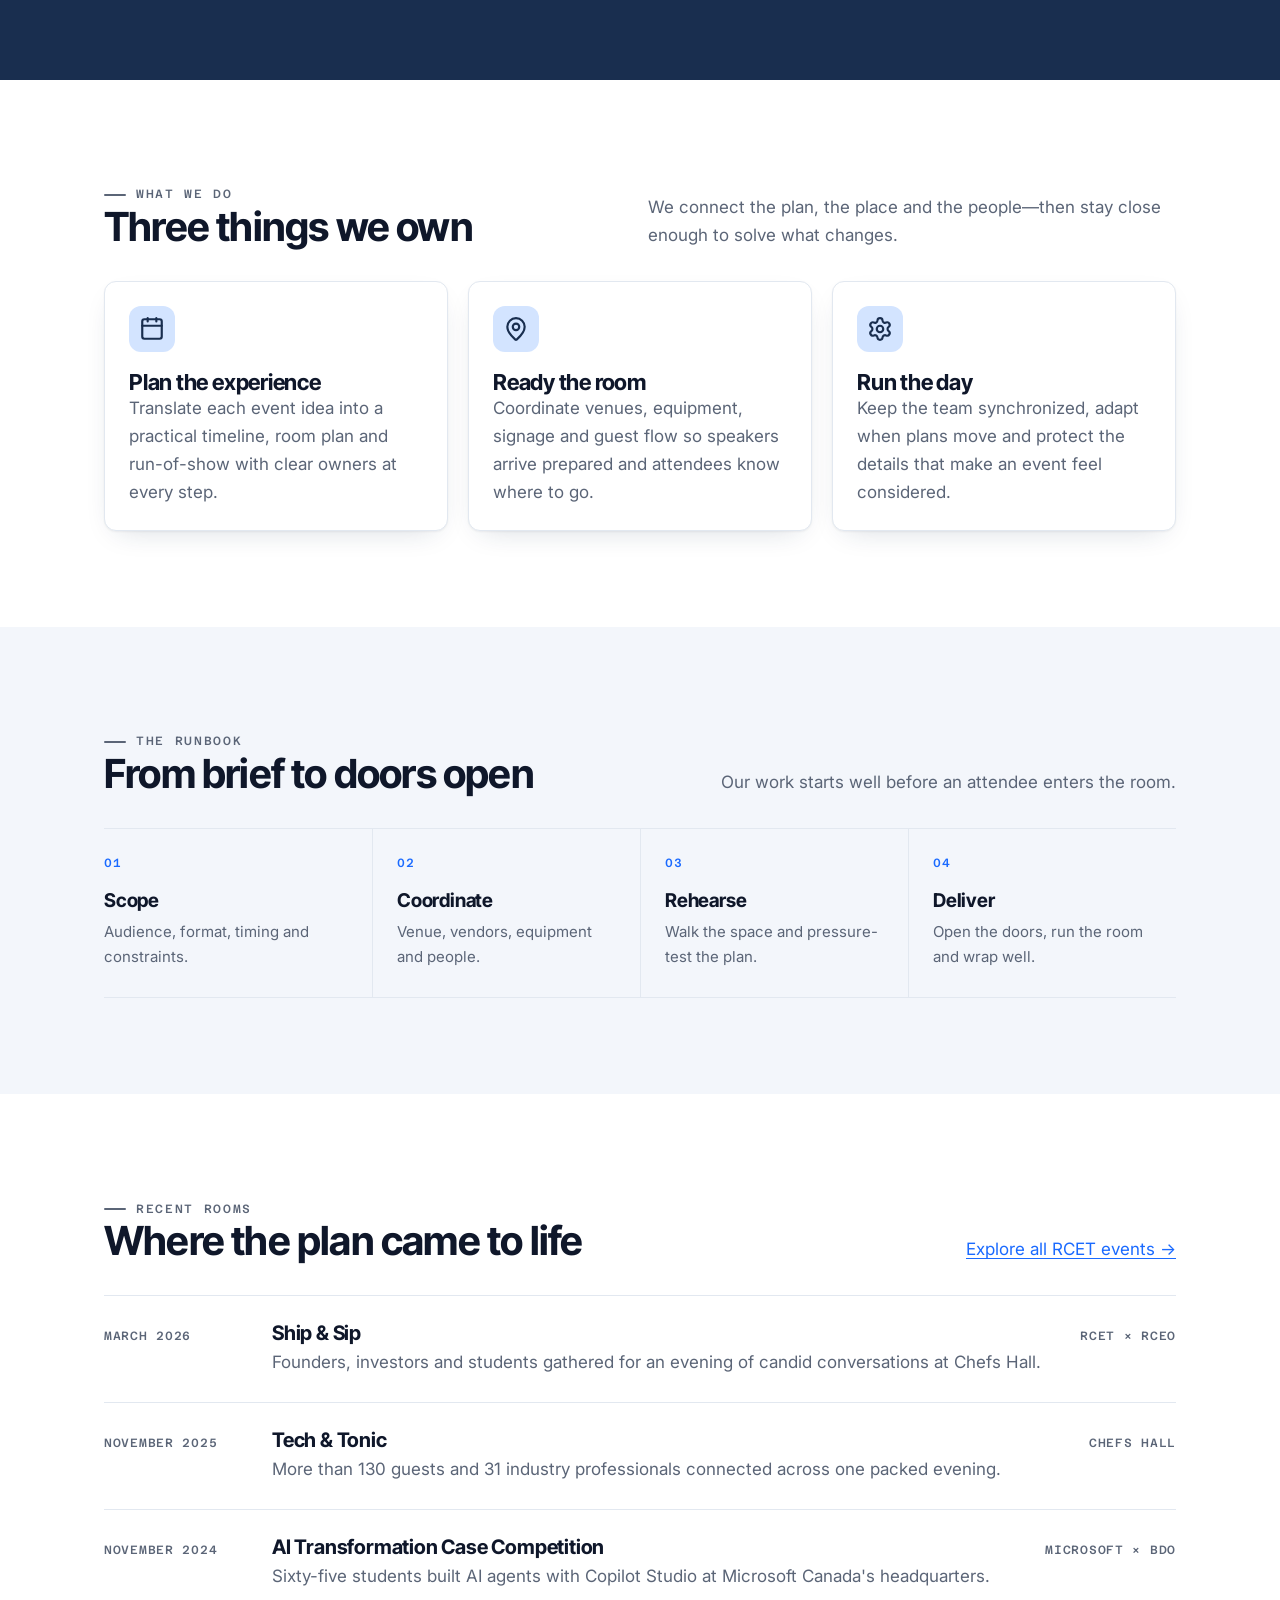
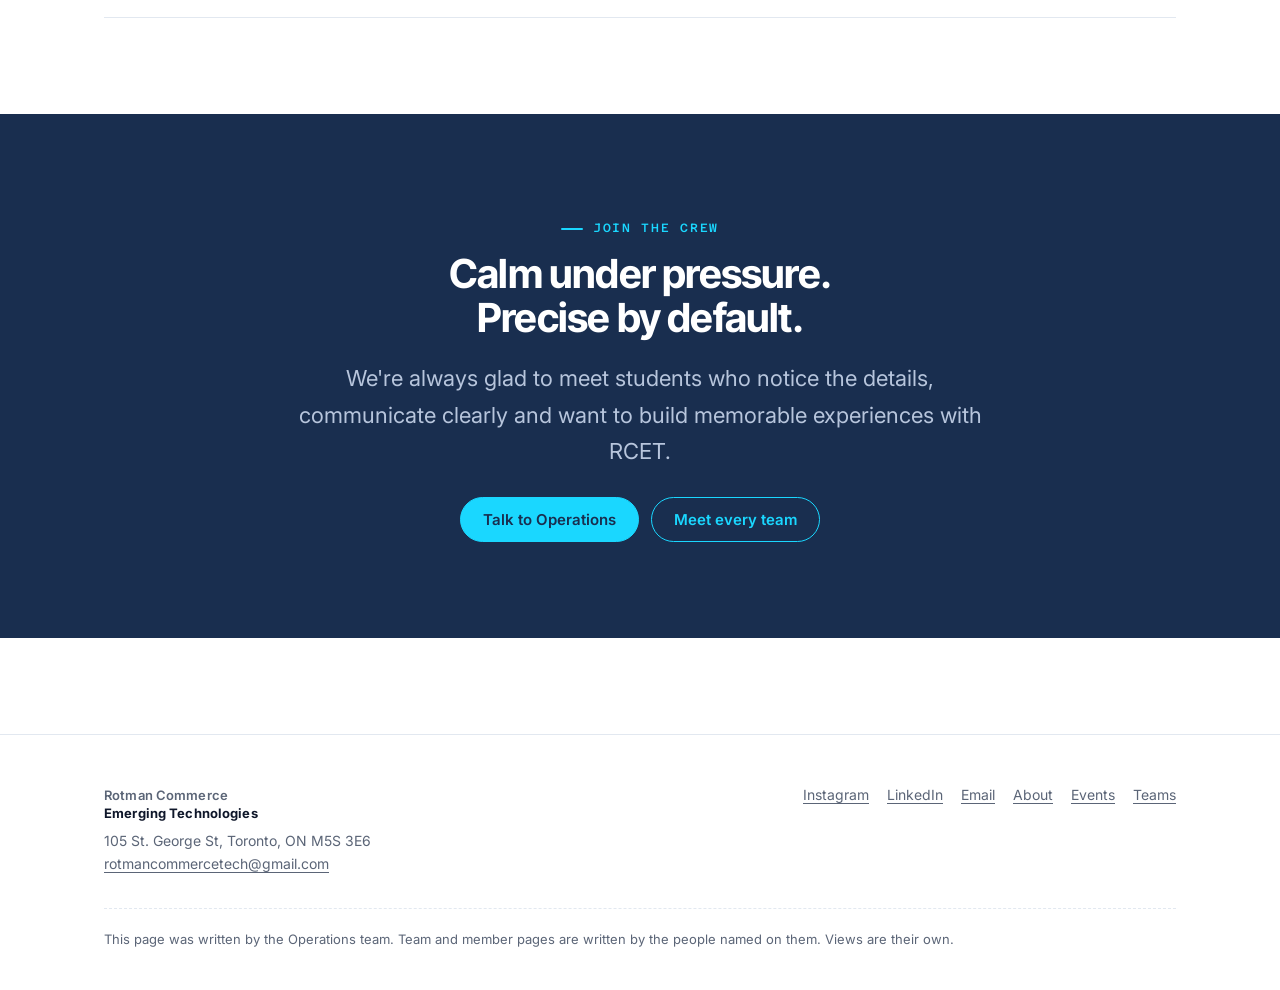
<file: teams/operations/index.html>
<!doctype html>
<html lang="en">
<head>
  <meta charset="utf-8">
  <meta name="viewport" content="width=device-width, initial-scale=1">
  <title>Operations | RCET</title>
  <meta name="description" content="Meet the RCET Operations team—the people behind the logistics, venues and run-of-show for every event.">
  <link rel="icon" type="image/png" sizes="32x32" href="/shared/assets/brand/favicon-32.png">
  <link rel="apple-touch-icon" href="/shared/assets/brand/apple-touch-icon.png">
  <link rel="preconnect" href="https://fonts.googleapis.com">
  <link rel="preconnect" href="https://fonts.gstatic.com" crossorigin>
  <link rel="stylesheet" href="/shared/rcet.css">
  <script src="/shared/rcet.js" defer></script>
  <style>
    .operations-hero { display:grid; grid-template-columns:minmax(0,1fr) minmax(300px,.82fr); gap:clamp(40px,7vw,88px); align-items:center; }
    .operations-hero h1 { max-width:10ch; }
    .operations-hero__photo { width:100%; aspect-ratio:4/5; object-fit:cover; object-position:52% 50%; }
    .operations-stats .rcet-stat { padding-right:20px; }
    .operations-stats .rcet-stat + .rcet-stat { border-left:1px solid var(--rcet-line); padding-left:32px; }
    .statement { max-width:17ch; margin:0 auto; font-size:clamp(32px,5vw,60px); }
    .responsibility { display:grid; align-content:start; gap:18px; min-height:100%; }
    .responsibility h3, .responsibility p { margin:0; }
    .responsibility p { color:var(--rcet-muted); }
    .runbook { counter-reset:runbook; display:grid; grid-template-columns:repeat(4,1fr); border-block:1px solid var(--rcet-line); }
    .runbook__step { counter-increment:runbook; padding:28px 24px 28px 0; }
    .runbook__step + .runbook__step { border-left:1px solid var(--rcet-line); padding-left:24px; }
    .runbook__step::before { content:"0" counter(runbook); display:block; margin-bottom:22px; color:var(--rcet-accent); font:500 12px/1 var(--rcet-font-mono); letter-spacing:.12em; }
    .runbook__step h3 { font-size:19px; margin-bottom:8px; }
    .runbook__step p { color:var(--rcet-muted); font-size:15px; margin:0; }
    .event { display:grid; grid-template-columns:140px minmax(0,1fr) auto; gap:28px; align-items:baseline; padding:26px 0; border-top:1px solid var(--rcet-line); }
    .event:last-child { border-bottom:1px solid var(--rcet-line); }
    .event time, .event__place { color:var(--rcet-muted); font:500 12px/1.5 var(--rcet-font-mono); letter-spacing:.06em; text-transform:uppercase; }
    .event h3 { font-size:20px; margin:0 0 4px; }
    .event p { color:var(--rcet-muted); margin:0; }
    .contact-copy { max-width:760px; margin-inline:auto; }
    @media (max-width:760px) {
      .operations-hero { grid-template-columns:1fr; gap:40px; }
      .operations-hero__photo { aspect-ratio:16/11; object-position:50% 52%; }
      .operations-stats { grid-template-columns:1fr 1fr; gap:32px 20px; }
      .operations-stats .rcet-stat + .rcet-stat { border-left:0; padding-left:0; }
      .runbook { grid-template-columns:1fr 1fr; }
      .runbook__step:nth-child(odd) { border-left:0; padding-left:0; }
      .runbook__step:nth-child(n+3) { border-top:1px solid var(--rcet-line); }
      .event { grid-template-columns:1fr; gap:6px; }
      .event__place { margin-top:6px; }
    }
    @media (max-width:420px) {
      .operations-stats, .runbook { grid-template-columns:1fr; }
      .runbook__step + .runbook__step { border-left:0; border-top:1px solid var(--rcet-line); padding-left:0; }
    }
  </style>
</head>
<body>
  <rcet-header team="Operations"></rcet-header>
  <main id="main">
    <section class="rcet-hero rcet-bg-dots">
      <div class="rcet-container operations-hero">
        <div data-reveal>
          <p class="rcet-eyebrow">RCET · Operations</p>
          <h1>We make the room work.</h1>
          <p class="rcet-lede">From the first venue hold to the final mic check, Operations turns RCET's event ideas into experiences that run on time and feel effortless.</p>
          <div class="rcet-btn-row"><a class="rcet-btn rcet-btn--primary" href="#work">What we own</a><a class="rcet-btn rcet-btn--ghost" href="#contact">Work with us</a></div>
        </div>
        <img class="operations-hero__photo rcet-cinematic" src="/shared/assets/events/2025-11-tech-and-tonic-1.jpg" alt="A full room of guests networking at RCET's Tech &amp; Tonic event" width="1600" height="1067">
      </div>
    </section>

    <section class="rcet-section rcet-section--alt" aria-label="RCET event impact">
      <div class="rcet-container rcet-grid rcet-grid--3 operations-stats">
        <div class="rcet-stat" data-reveal style="--i:0"><b data-count="300" data-suffix="+">300+</b><span>Event attendees</span></div>
        <div class="rcet-stat" data-reveal style="--i:1"><b data-count="20" data-suffix="+">20+</b><span>Companies in the room</span></div>
        <div class="rcet-stat" data-reveal style="--i:2"><b data-count="3">3</b><span>Flagship formats delivered</span></div>
      </div>
    </section>

    <section class="rcet-section rcet-section--dark rcet-center"><div class="rcet-container"><p class="rcet-eyebrow">Behind every moment</p><h2 class="statement" data-words>Good operations disappear. What remains is a room where everyone can focus on why they came.</h2></div></section>

    <section class="rcet-section" id="work">
      <div class="rcet-container">
        <div class="rcet-section-head"><div><p class="rcet-eyebrow">What we do</p><h2>Three things we own</h2></div><p>We connect the plan, the place and the people—then stay close enough to solve what changes.</p></div>
        <div class="rcet-grid rcet-grid--3">
          <article class="rcet-card responsibility" data-reveal style="--i:0"><span class="rcet-icon-badge"><svg class="rcet-icon rcet-icon--lg" aria-hidden="true"><use href="/shared/assets/icons.svg#calendar"/></svg></span><div><h3>Plan the experience</h3><p>Translate each event idea into a practical timeline, room plan and run-of-show with clear owners at every step.</p></div></article>
          <article class="rcet-card responsibility" data-reveal style="--i:1"><span class="rcet-icon-badge"><svg class="rcet-icon rcet-icon--lg" aria-hidden="true"><use href="/shared/assets/icons.svg#map-pin"/></svg></span><div><h3>Ready the room</h3><p>Coordinate venues, equipment, signage and guest flow so speakers arrive prepared and attendees know where to go.</p></div></article>
          <article class="rcet-card responsibility" data-reveal style="--i:2"><span class="rcet-icon-badge"><svg class="rcet-icon rcet-icon--lg" aria-hidden="true"><use href="/shared/assets/icons.svg#settings"/></svg></span><div><h3>Run the day</h3><p>Keep the team synchronized, adapt when plans move and protect the details that make an event feel considered.</p></div></article>
        </div>
      </div>
    </section>

    <section class="rcet-section rcet-section--alt" aria-labelledby="runbook-heading">
      <div class="rcet-container">
        <div class="rcet-section-head"><div><p class="rcet-eyebrow">The runbook</p><h2 id="runbook-heading">From brief to doors open</h2></div><p>Our work starts well before an attendee enters the room.</p></div>
        <div class="runbook">
          <div class="runbook__step" data-reveal style="--i:0"><h3>Scope</h3><p>Audience, format, timing and constraints.</p></div>
          <div class="runbook__step" data-reveal style="--i:1"><h3>Coordinate</h3><p>Venue, vendors, equipment and people.</p></div>
          <div class="runbook__step" data-reveal style="--i:2"><h3>Rehearse</h3><p>Walk the space and pressure-test the plan.</p></div>
          <div class="runbook__step" data-reveal style="--i:3"><h3>Deliver</h3><p>Open the doors, run the room and wrap well.</p></div>
        </div>
      </div>
    </section>

    <section class="rcet-section" id="highlights">
      <div class="rcet-container">
        <div class="rcet-section-head"><div><p class="rcet-eyebrow">Recent rooms</p><h2>Where the plan came to life</h2></div><p><a href="/events/">Explore all RCET events →</a></p></div>
        <div>
          <article class="event" data-reveal><time datetime="2026-03-19">March 2026</time><div><h3>Ship &amp; Sip</h3><p>Founders, investors and students gathered for an evening of candid conversations at Chefs Hall.</p></div><span class="event__place">RCET × RCEO</span></article>
          <article class="event" data-reveal><time datetime="2025-11-21">November 2025</time><div><h3>Tech &amp; Tonic</h3><p>More than 130 guests and 31 industry professionals connected across one packed evening.</p></div><span class="event__place">Chefs Hall</span></article>
          <article class="event" data-reveal><time datetime="2024-11-27">November 2024</time><div><h3>AI Transformation Case Competition</h3><p>Sixty-five students built AI agents with Copilot Studio at Microsoft Canada's headquarters.</p></div><span class="event__place">Microsoft × BDO</span></article>
        </div>
      </div>
    </section>

    <section class="rcet-section rcet-section--dark" id="contact"><div class="rcet-container rcet-center contact-copy"><p class="rcet-eyebrow">Join the crew</p><h2>Calm under pressure. Precise by default.</h2><p class="rcet-lede" style="margin-inline:auto">We're always glad to meet students who notice the details, communicate clearly and want to build memorable experiences with RCET.</p><div class="rcet-btn-row" style="justify-content:center"><a class="rcet-btn rcet-btn--primary" href="mailto:rotmancommercetech@gmail.com?subject=Operations%20team">Talk to Operations</a><a class="rcet-btn" href="/teams/">Meet every team</a></div></div></section>
  </main>
  <rcet-footer team="Operations"></rcet-footer>
</body>
</html>
</file>
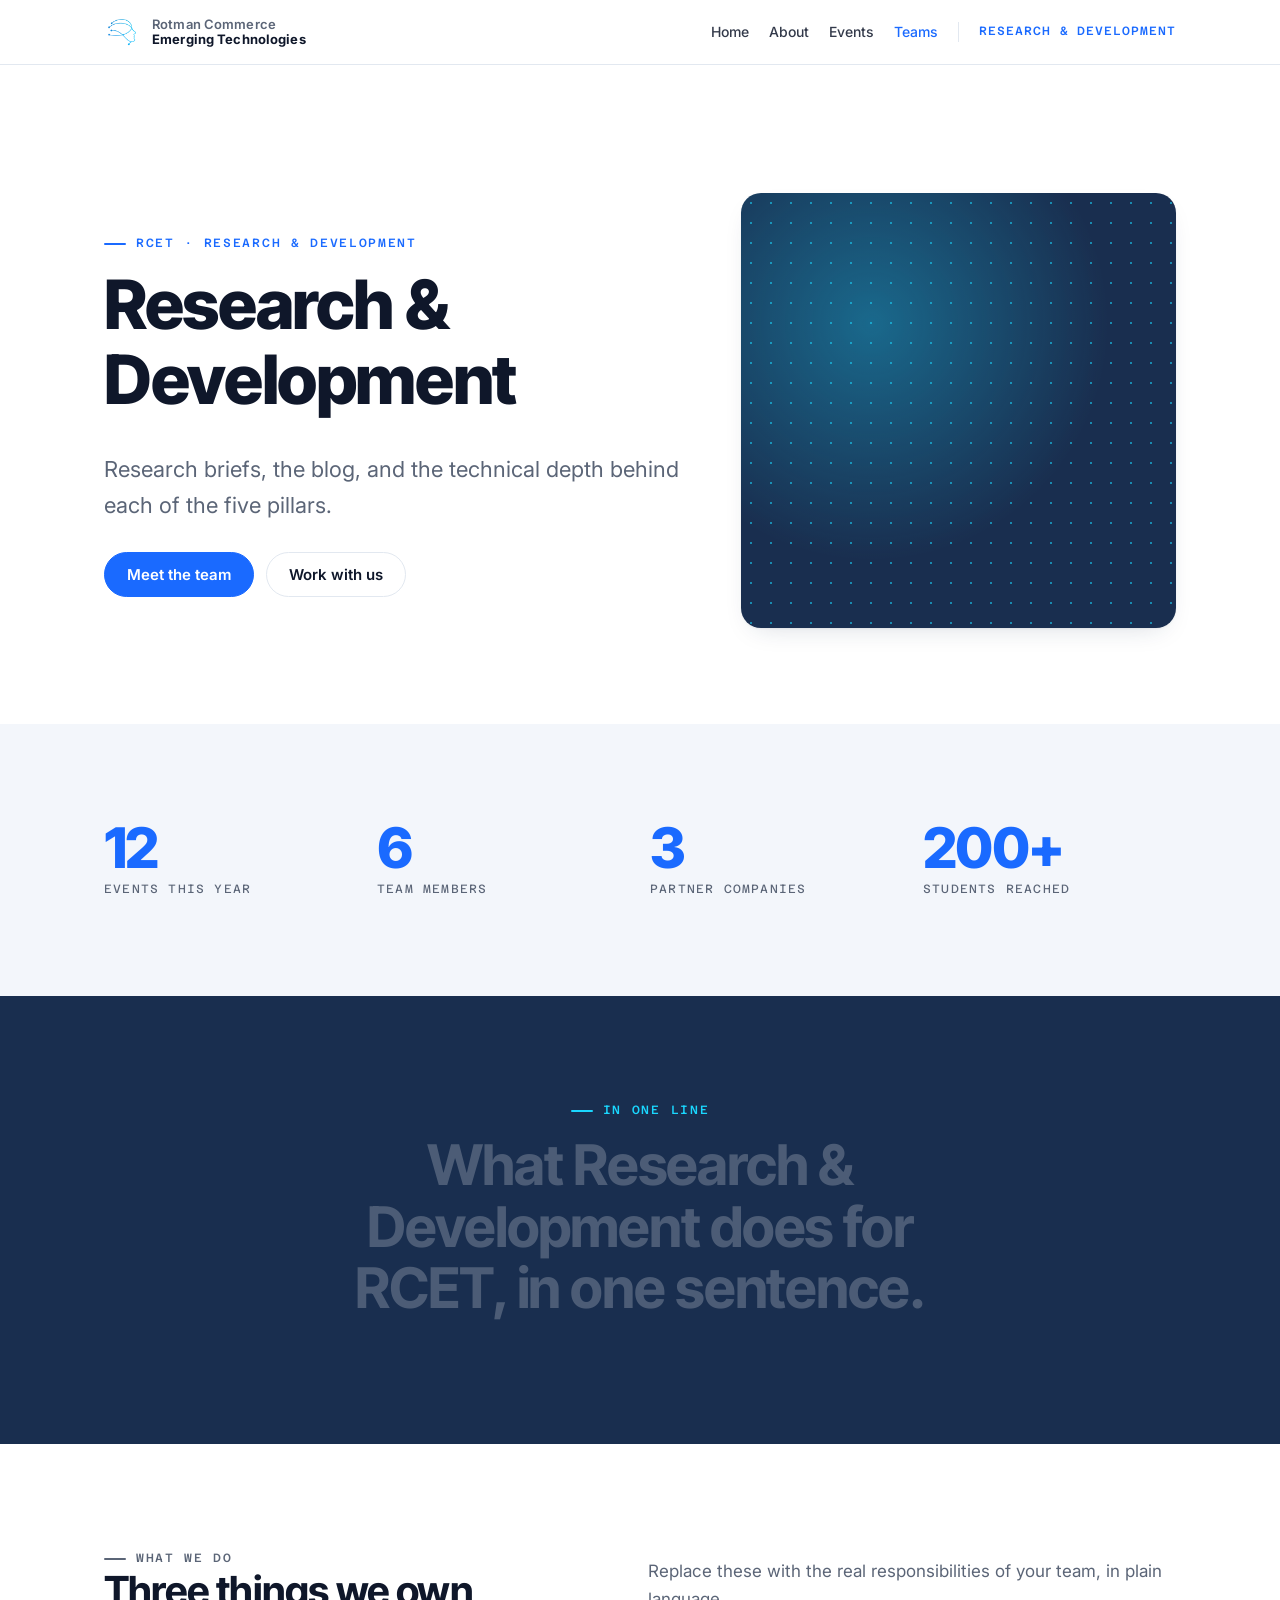
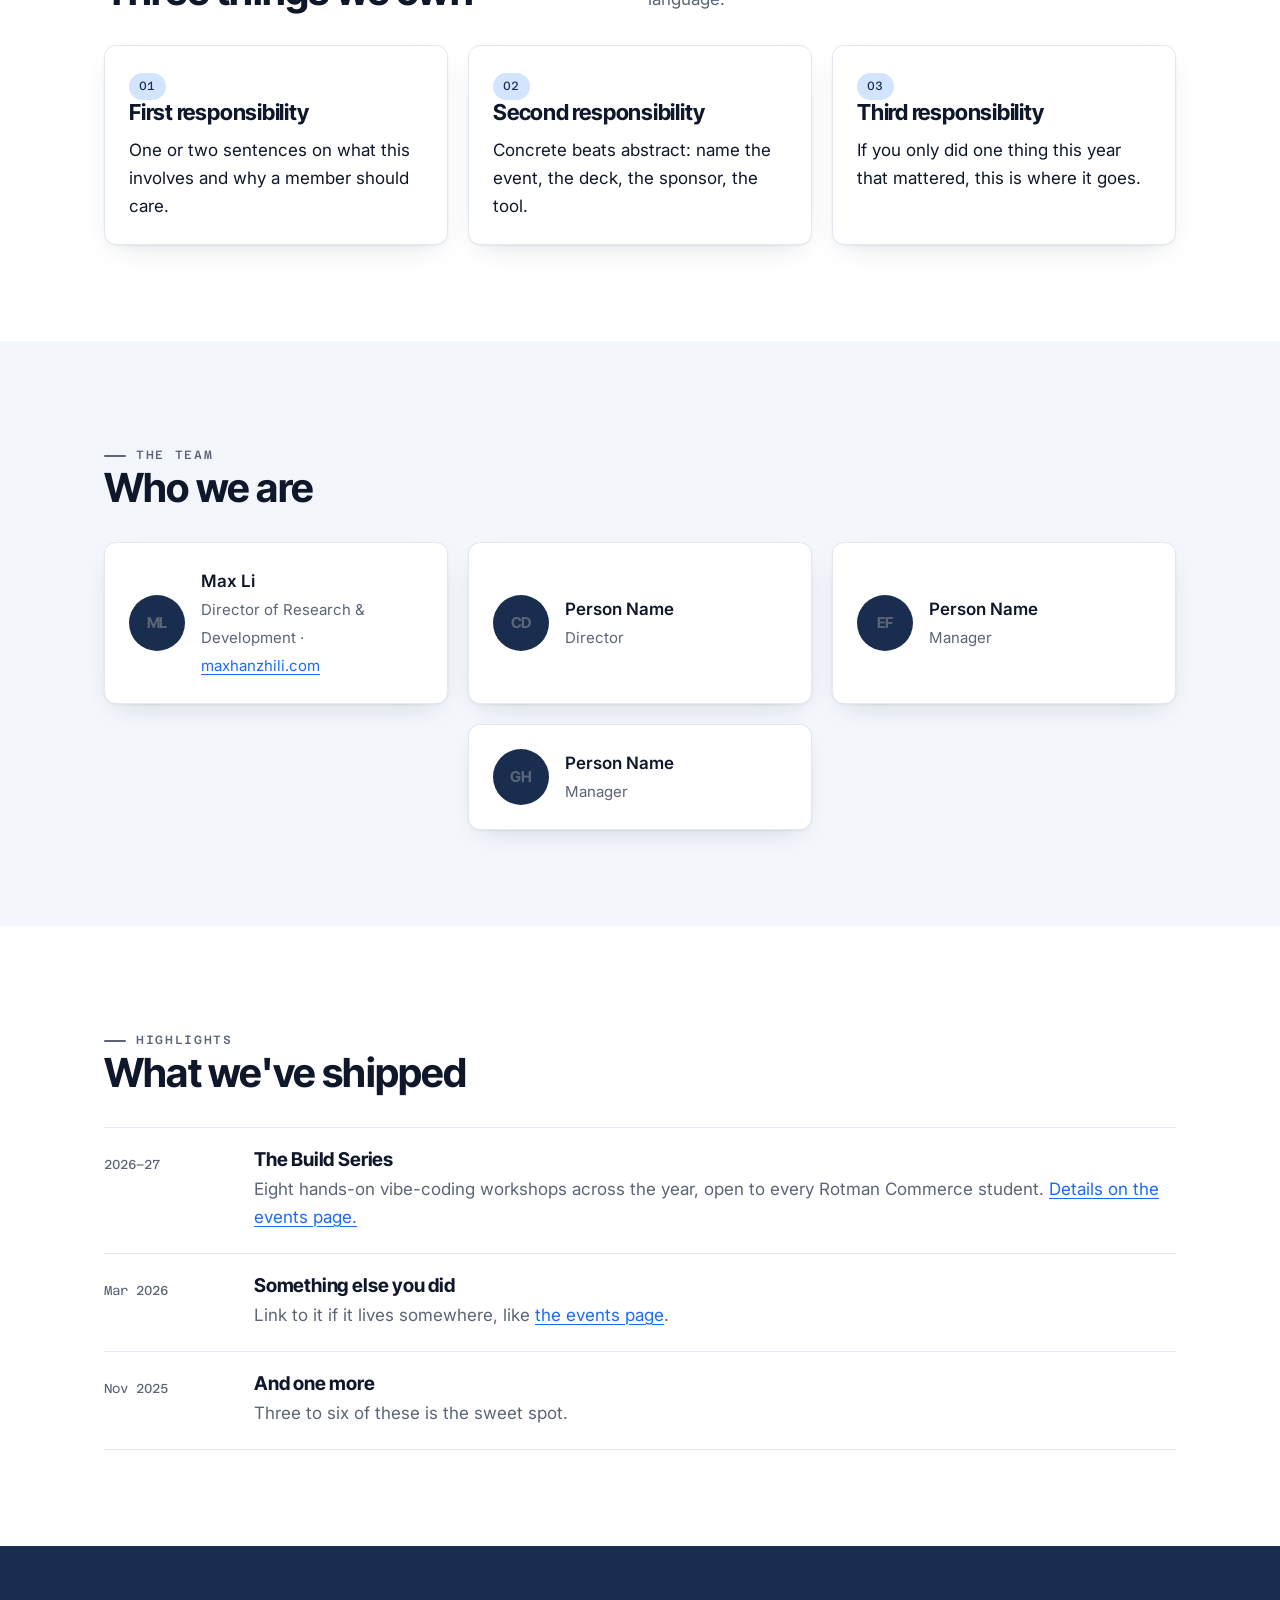
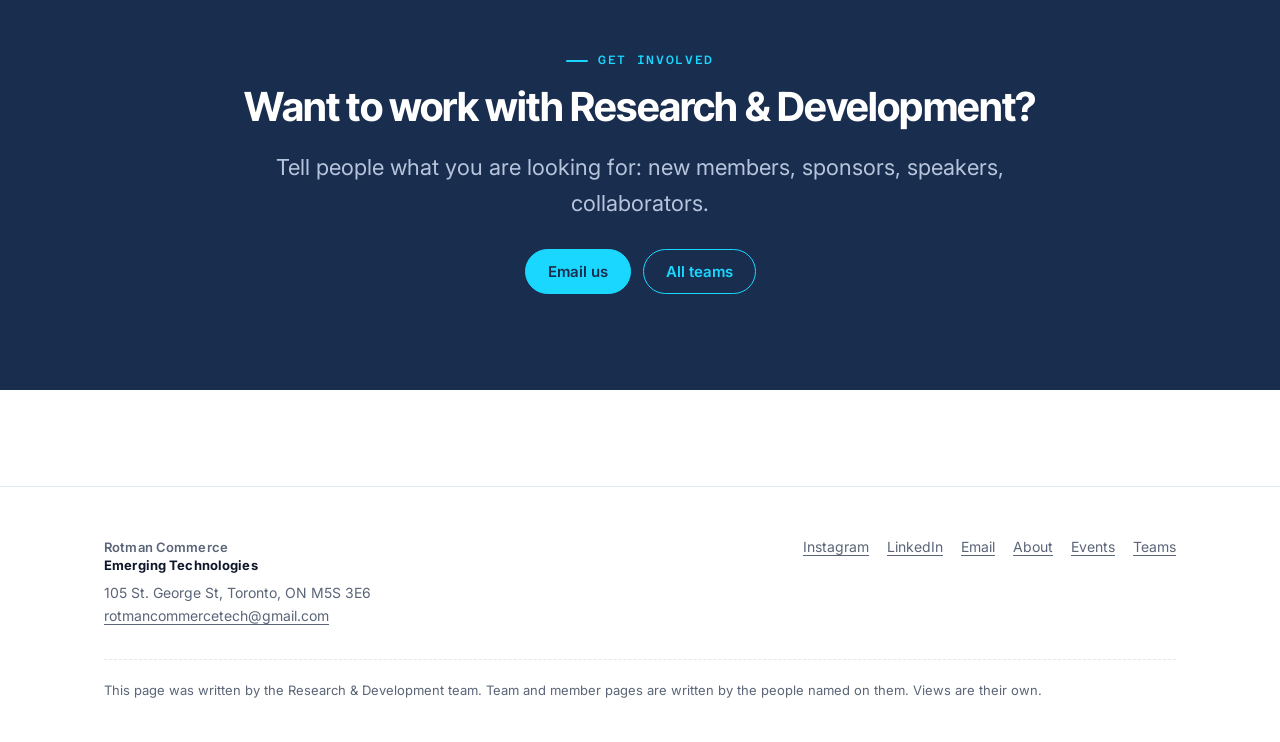
<file: teams/research-development/index.html>
<!doctype html>
<html lang="en">
<head>
  <meta charset="utf-8">
  <meta name="viewport" content="width=device-width, initial-scale=1">

  <!-- The title and description show up on the team directory at / -->
  <title>Research & Development | RCET</title>
  <meta name="description" content="Research briefs, the blog, and the technical depth behind each of the five pillars.">
  <link rel="icon" type="image/png" sizes="32x32" href="/shared/assets/brand/favicon-32.png">
  <link rel="apple-touch-icon" href="/shared/assets/brand/apple-touch-icon.png">

  <!-- Shared RCET design system: colours, type, header and footer. Keep these two lines. -->
  <link rel="preconnect" href="https://fonts.googleapis.com">
  <link rel="preconnect" href="https://fonts.gstatic.com" crossorigin>
  <link rel="stylesheet" href="/shared/rcet.css">
  <script src="/shared/rcet.js" defer></script>

  <style>
    /* Page-specific styles live here. Build on the tokens (var(--rcet-*)) and the page
       will match the rest of the site. Prefer a dark page? Add data-theme="dark" to <html>. */
    .hero-grid { display: grid; gap: 48px; grid-template-columns: 1.15fr .85fr; align-items: center; }
    .hero-art {
      aspect-ratio: 1; border-radius: 20px; box-shadow: var(--rcet-shadow);
      background-color: var(--rcet-navy);
      background-image: radial-gradient(circle at 30% 30%, rgba(26, 215, 255, .35), transparent 55%), radial-gradient(rgba(26, 215, 255, .55) 1px, transparent 1px);
      background-size: auto, 20px 20px;
    }
    .highlight { display: grid; grid-template-columns: 130px 1fr; gap: 20px; padding: 22px 0; border-top: 1px solid var(--rcet-line); }
    .highlight:last-of-type { border-bottom: 1px solid var(--rcet-line); }
    .highlight time { font-family: var(--rcet-font-mono); font-size: 13px; color: var(--rcet-muted); padding-top: 4px; }
    .highlight h3 { font-size: 19px; margin-bottom: 4px; }
    .highlight p  { margin: 0; color: var(--rcet-muted); }
    @media (max-width: 760px) {
      .hero-grid { grid-template-columns: 1fr; }
      .hero-art  { max-width: 320px; }
      .highlight { grid-template-columns: 1fr; gap: 4px; }
    }
  </style>
</head>
<body>

  <rcet-header team="Research & Development"></rcet-header>

  <main id="main">

    <!-- HERO: who you are in one breath ----------------------------------- -->
    <section class="rcet-hero">
      <div class="rcet-container hero-grid">
        <div>
          <p class="rcet-eyebrow">RCET · Research & Development</p>
          <h1>Research & Development</h1>
          <p class="rcet-lede">Research briefs, the blog, and the technical depth behind each of the five pillars.</p>
          <div class="rcet-btn-row">
            <a class="rcet-btn rcet-btn--primary" href="#team">Meet the team</a>
            <a class="rcet-btn rcet-btn--ghost" href="#contact">Work with us</a>
          </div>
        </div>
        <!-- Swap this for a real photo: <img class="hero-art" src="./team.jpg" alt="The team at ..."> -->
        <div class="hero-art" role="img" aria-label="Abstract gradient in RCET colours"></div>
      </div>
    </section>

    <!-- NUMBERS: three or four figures you are proud of ---------------------- -->
    <section class="rcet-section rcet-section--alt">
      <div class="rcet-container rcet-grid rcet-grid--4">
        <div class="rcet-stat"><b data-count="12">0</b><span>Events this year</span></div>
        <div class="rcet-stat"><b data-count="6">0</b><span>Team members</span></div>
        <div class="rcet-stat"><b data-count="3">0</b><span>Partner companies</span></div>
        <div class="rcet-stat"><b data-count="200" data-suffix="+">0</b><span>Students reached</span></div>
      </div>
    </section>

    <!-- ONE LINE: the team in a sentence. Words light up as the page scrolls. Delete if you'd rather not. -->
    <section class="rcet-section rcet-section--dark rcet-center">
      <div class="rcet-container">
        <p class="rcet-eyebrow" style="display: inline-flex">In one line</p>
        <h2 style="max-width: 16ch; margin-inline: auto; font-size: clamp(30px, 4.4vw, 56px)" data-words>What Research & Development does for RCET, in one sentence.</h2>
      </div>
    </section>

    <!-- WHAT WE DO ------------------------------------------------------------ -->
    <section class="rcet-section">
      <div class="rcet-container">
        <div class="rcet-section-head">
          <div>
            <p class="rcet-eyebrow">What we do</p>
            <h2>Three things we own</h2>
          </div>
          <p>Replace these with the real responsibilities of your team, in plain language.</p>
        </div>
        <div class="rcet-grid rcet-grid--3">
          <div class="rcet-card">
            <span class="rcet-tag">01</span>
            <h3>First responsibility</h3>
            <p>One or two sentences on what this involves and why a member should care.</p>
          </div>
          <div class="rcet-card">
            <span class="rcet-tag">02</span>
            <h3>Second responsibility</h3>
            <p>Concrete beats abstract: name the event, the deck, the sponsor, the tool.</p>
          </div>
          <div class="rcet-card">
            <span class="rcet-tag">03</span>
            <h3>Third responsibility</h3>
            <p>If you only did one thing this year that mattered, this is where it goes.</p>
          </div>
        </div>
      </div>
    </section>

    <!-- TEAM: real names, real roles ----------------------------------------- -->
    <section class="rcet-section rcet-section--alt" id="team">
      <div class="rcet-container">
        <div class="rcet-section-head">
          <div>
            <p class="rcet-eyebrow">The team</p>
            <h2>Who we are</h2>
          </div>
        </div>
        <div class="rcet-grid rcet-grid--3 rcet-grid--wrap-center">
          <!-- Use initials, or replace the <span> with <img class="rcet-avatar" src="./name.jpg" alt=""> -->
          <div class="rcet-card rcet-person"><span class="rcet-avatar">ML</span><div><b>Max Li</b><span>Director of Research &amp; Development · <a href="https://maxhanzhili.com/">maxhanzhili.com</a></span></div></div>
          <div class="rcet-card rcet-person"><span class="rcet-avatar">CD</span><div><b>Person Name</b><span>Director</span></div></div>
          <div class="rcet-card rcet-person"><span class="rcet-avatar">EF</span><div><b>Person Name</b><span>Manager</span></div></div>
          <div class="rcet-card rcet-person"><span class="rcet-avatar">GH</span><div><b>Person Name</b><span>Manager</span></div></div>
        </div>
      </div>
    </section>

    <!-- HIGHLIGHTS: a short, dated list of things you shipped ----------------- -->
    <section class="rcet-section">
      <div class="rcet-container">
        <div class="rcet-section-head">
          <div>
            <p class="rcet-eyebrow">Highlights</p>
            <h2>What we've shipped</h2>
          </div>
        </div>
        <div class="highlight">
          <time datetime="2026-09">2026–27</time>
          <div><h3>The Build Series</h3><p>Eight hands-on vibe-coding workshops across the year, open to every Rotman Commerce student. <a href="/events/#build-series">Details on the events page.</a></p></div>
        </div>
        <div class="highlight">
          <time datetime="2026-03">Mar 2026</time>
          <div><h3>Something else you did</h3><p>Link to it if it lives somewhere, like <a href="/events/">the events page</a>.</p></div>
        </div>
        <div class="highlight">
          <time datetime="2025-11">Nov 2025</time>
          <div><h3>And one more</h3><p>Three to six of these is the sweet spot.</p></div>
        </div>
      </div>
    </section>

    <!-- CONTACT ----------------------------------------------------------------- -->
    <section class="rcet-section rcet-section--dark" id="contact">
      <div class="rcet-container rcet-center">
        <p class="rcet-eyebrow">Get involved</p>
        <h2>Want to work with Research & Development?</h2>
        <p class="rcet-lede" style="margin-inline: auto">Tell people what you are looking for: new members, sponsors, speakers, collaborators.</p>
        <div class="rcet-btn-row" style="justify-content: center">
          <a class="rcet-btn rcet-btn--primary" href="mailto:rotmancommercetech@gmail.com?subject=Research & Development%20team">Email us</a>
          <a class="rcet-btn" href="/teams/">All teams</a>
        </div>
      </div>
    </section>

  </main>

  <rcet-footer team="Research & Development"></rcet-footer>


</body>
</html>
</file>
<file: shared/rcet.css>
/* ==========================================================================
   RCET shared design system  —  served at /shared/rcet.css
   Every team page loads this so the site reads as one site.
   It is the source of truth for colour, type, spacing and the shared
   header/footer. Team pages override things in their own <style>;
   nobody edits this file from a team folder (CI will reject it).

   Order: tokens → base → layout → components → utilities
   ========================================================================== */
@import url("https://fonts.googleapis.com/css2?family=Azeret+Mono:wght@400;500;600&family=Inter+Tight:wght@600;700;800&family=Inter:wght@400;500;600&display=swap");

/* ------------------------------------------------------------------ tokens */
:root {
  /* Brand colours (from the main RCET site) */
  --rcet-navy: #192e4f;
  --rcet-blue: #1a6aff;
  --rcet-cyan: #1ad7ff;
  --rcet-pale: #d3e4ff;
  --rcet-ink:  #0f172a;

  /* Surfaces — light theme is the default and matches rotmancommercetech.com */
  --rcet-bg:        #ffffff;
  --rcet-bg-alt:    #f3f6fb;
  --rcet-surface:   #ffffff;
  --rcet-line:      #e2e8f0;
  --rcet-fg:        var(--rcet-ink);
  --rcet-muted:     #5b6577;
  --rcet-accent:    var(--rcet-blue);
  --rcet-accent-fg: #ffffff;
  --rcet-link:      var(--rcet-blue);

  /* Type */
  --rcet-font-display: "Inter Tight", Inter, ui-sans-serif, system-ui, -apple-system, "Segoe UI", sans-serif;
  --rcet-font-body:    Inter, ui-sans-serif, system-ui, -apple-system, "Segoe UI", sans-serif;
  --rcet-font-mono:    "Azeret Mono", ui-monospace, SFMono-Regular, Menlo, Consolas, monospace;

  /* Shape & rhythm */
  --rcet-radius:    12px;
  --rcet-radius-sm: 8px;
  --rcet-shadow:    0 1px 2px rgba(15, 23, 42, .05), 0 10px 28px -14px rgba(25, 46, 79, .22);
  --rcet-container: 1120px;
  --rcet-gutter:    24px;
  --rcet-section-y: clamp(56px, 8vw, 96px);
}

/* Opt in with <html data-theme="dark"> */
[data-theme="dark"] {
  --rcet-bg:        #0b1220;
  --rcet-bg-alt:    #101a2e;
  --rcet-surface:   #121e33;
  --rcet-line:      #223252;
  --rcet-fg:        #e8eef8;
  --rcet-muted:     #9aa8bd;
  --rcet-accent:    var(--rcet-cyan);
  --rcet-accent-fg: #06101f;
  --rcet-link:      #7cc4ff;
  --rcet-shadow:    0 1px 2px rgba(0, 0, 0, .4), 0 14px 36px -14px rgba(0, 0, 0, .7);
  color-scheme: dark;
}

/* -------------------------------------------------------------------- base */
*, *::before, *::after { box-sizing: border-box; }
html { -webkit-text-size-adjust: 100%; scroll-behavior: smooth; }
body {
  margin: 0;
  background: var(--rcet-bg);
  color: var(--rcet-fg);
  font: 400 17px/1.65 var(--rcet-font-body);
  -webkit-font-smoothing: antialiased;
  text-rendering: optimizeLegibility;
}
h1, h2, h3, h4 {
  font-family: var(--rcet-font-display);
  font-weight: 700;
  line-height: 1.1;
  letter-spacing: -0.02em;
  margin: 0 0 .5em;
  text-wrap: balance;
}
h1 { font-size: clamp(40px, 6vw, 68px); font-weight: 800; }
h2 { font-size: clamp(28px, 3.6vw, 40px); }
h3 { font-size: clamp(19px, 2.2vw, 22px); letter-spacing: -0.01em; }
h4 { font-size: 17px; }
p  { margin: 0 0 1em; }
a  { color: var(--rcet-link); text-decoration-thickness: 1px; text-underline-offset: 3px; }
a:hover { text-decoration-thickness: 2px; }
img, video { max-width: 100%; height: auto; display: block; }
::selection { background: var(--rcet-cyan); color: var(--rcet-navy); }
:focus-visible { outline: 3px solid var(--rcet-cyan); outline-offset: 2px; }

/* ------------------------------------------------------------------ layout */
.rcet-container { max-width: var(--rcet-container); margin: 0 auto; padding: 0 var(--rcet-gutter); }
.rcet-section   { padding: var(--rcet-section-y) 0; }
.rcet-section--alt  { background: var(--rcet-bg-alt); }
.rcet-section--dark {
  background: var(--rcet-navy); color: #fff;
  --rcet-fg: #fff; --rcet-muted: #b7c5dc;
  --rcet-surface: rgba(255, 255, 255, .06); --rcet-line: rgba(255, 255, 255, .14);
  --rcet-link: var(--rcet-cyan); --rcet-accent: var(--rcet-cyan); --rcet-accent-fg: var(--rcet-navy);
}
.rcet-hero  { padding: clamp(64px, 10vw, 128px) 0 var(--rcet-section-y); }
.rcet-lede  { font-size: clamp(18px, 2vw, 22px); color: var(--rcet-muted); max-width: 60ch; }
.rcet-prose { max-width: 68ch; }
.rcet-grid    { display: grid; gap: 20px; grid-template-columns: repeat(auto-fill, minmax(min(100%, 260px), 1fr)); }
.rcet-grid--2 { grid-template-columns: repeat(auto-fill, minmax(min(100%, 340px), 1fr)); }
.rcet-grid--3 { grid-template-columns: repeat(auto-fill, minmax(min(100%, 260px), 1fr)); }
.rcet-grid--4 { grid-template-columns: repeat(auto-fill, minmax(min(100%, 200px), 1fr)); }
/* Centre the last row of a card grid (five cards in three columns, four in three…) */
.rcet-grid--wrap-center { display: flex; flex-wrap: wrap; justify-content: center; gap: 20px; }
.rcet-grid--wrap-center > * { flex: 1 1 260px; max-width: 344px; }
/* Cinematic image treatment: bigger radius, soft cyan-tinted shadow */
.rcet-cinematic { border-radius: 20px; box-shadow: 0 30px 70px -28px rgba(26, 215, 255, .3), 0 16px 40px -18px rgba(15, 23, 42, .45); }
.rcet-section-head { display: flex; flex-wrap: wrap; align-items: end; justify-content: space-between; gap: 16px; margin-bottom: 32px; }
.rcet-section-head h2 { margin: 0; }
.rcet-section-head p  { margin: 0; color: var(--rcet-muted); max-width: 48ch; }

/* -------------------------------------------------------------- components */
/* Small mono label above a heading: <p class="rcet-eyebrow">What we do</p> */
.rcet-eyebrow {
  display: inline-flex; align-items: center; gap: 10px; margin: 0 0 14px;
  font-family: var(--rcet-font-mono); font-size: 12px; font-weight: 500;
  letter-spacing: .14em; text-transform: uppercase; color: var(--rcet-accent);
}
.rcet-eyebrow::before { content: ""; width: 22px; height: 2px; background: currentColor; border-radius: 2px; }

/* Card. Use <a class="rcet-card"> for a clickable one. */
.rcet-card {
  background: var(--rcet-surface); border: 1px solid var(--rcet-line);
  border-radius: var(--rcet-radius); padding: 24px; box-shadow: var(--rcet-shadow);
}
.rcet-card h3 { margin-top: 0; }
.rcet-card > :last-child { margin-bottom: 0; }
a.rcet-card { display: block; color: inherit; text-decoration: none; transition: transform .15s ease, border-color .15s ease; }
a.rcet-card:hover { transform: translateY(-2px); border-color: var(--rcet-accent); }

/* Buttons: .rcet-btn (outline) .rcet-btn--primary (filled) .rcet-btn--ghost (quiet) */
.rcet-btn {
  display: inline-flex; align-items: center; gap: 8px;
  font: 600 15px/1 var(--rcet-font-body); padding: 14px 22px; border-radius: 999px;
  border: 1.5px solid var(--rcet-accent); color: var(--rcet-accent); background: transparent;
  text-decoration: none; cursor: pointer; transition: background .15s, color .15s, transform .15s, filter .15s;
}
.rcet-btn:hover { transform: translateY(-1px); text-decoration: none; }
.rcet-btn--primary { background: var(--rcet-accent); color: var(--rcet-accent-fg); }
.rcet-btn--primary:hover { filter: brightness(1.08); }
.rcet-btn--ghost { border-color: var(--rcet-line); color: var(--rcet-fg); }
.rcet-btn--ghost:hover { border-color: var(--rcet-accent); }
.rcet-btn-row { display: flex; flex-wrap: wrap; gap: 12px; margin-top: 28px; }

/* Pill tag: <span class="rcet-tag">Data & AI</span> */
.rcet-tag {
  display: inline-block; font-family: var(--rcet-font-mono); font-size: 12px; letter-spacing: .04em;
  padding: 4px 10px; border-radius: 999px; background: var(--rcet-pale); color: var(--rcet-navy);
}
[data-theme="dark"] .rcet-tag, .rcet-section--dark .rcet-tag { background: rgba(26, 215, 255, .14); color: var(--rcet-cyan); }

/* Big number: <div class="rcet-stat"><b>27</b><span>events</span></div> */
.rcet-stat { display: grid; gap: 4px; }
.rcet-stat b    { font: 800 clamp(40px, 5vw, 56px)/1 var(--rcet-font-display); letter-spacing: -.03em; color: var(--rcet-accent); }
.rcet-stat span { font-family: var(--rcet-font-mono); font-size: 12px; letter-spacing: .1em; text-transform: uppercase; color: var(--rcet-muted); }

/* Person row: avatar (initials or <img>) + name + role */
.rcet-person { display: flex; gap: 16px; align-items: center; }
.rcet-avatar {
  flex: none; width: 56px; height: 56px; border-radius: 50%; object-fit: cover;
  display: grid; place-items: center; background: var(--rcet-navy); color: #fff;
  font: 700 18px/1 var(--rcet-font-display); letter-spacing: -.02em;
}
.rcet-person b    { display: block; font-weight: 600; }
.rcet-person span { color: var(--rcet-muted); font-size: 15px; }

/* Site header — rendered by <rcet-header> from /shared/rcet.js */
.rcet-header {
  position: sticky; top: 0; z-index: 50;
  background: var(--rcet-bg);
  background: color-mix(in srgb, var(--rcet-bg) 88%, transparent);
  backdrop-filter: saturate(160%) blur(10px); -webkit-backdrop-filter: saturate(160%) blur(10px);
  border-bottom: 1px solid var(--rcet-line);
}
.rcet-header__inner { display: flex; align-items: center; justify-content: space-between; gap: 24px; min-height: 64px; }
.rcet-brand { display: inline-flex; align-items: center; gap: 12px; color: inherit; text-decoration: none; }
.rcet-brand__logo { flex: none; width: 36px; height: 36px; object-fit: contain; }
.rcet-brand__text   { font: 600 13px/1.15 var(--rcet-font-body); letter-spacing: .01em; color: var(--rcet-muted); }
.rcet-brand__text b { display: block; font-weight: 700; color: var(--rcet-fg); }
.rcet-header__nav { display: flex; align-items: center; gap: 20px; font-size: 14px; font-weight: 500; }
.rcet-header__nav a { color: var(--rcet-fg); text-decoration: none; opacity: .85; }
.rcet-header__nav a:hover { opacity: 1; color: var(--rcet-accent); }
.rcet-header__nav a[aria-current="page"] { opacity: 1; color: var(--rcet-accent); }
.rcet-header__current {
  font-family: var(--rcet-font-mono); font-size: 12px; letter-spacing: .08em; text-transform: uppercase;
  color: var(--rcet-accent); padding-left: 20px; border-left: 1px solid var(--rcet-line);
}
@media (max-width: 560px) {
  .rcet-header__current { display: none; }
  .rcet-header .rcet-brand__text { display: none; }
  .rcet-header__nav { gap: 16px; }
}

/* Site footer — rendered by <rcet-footer> from /shared/rcet.js */
.rcet-footer {
  border-top: 1px solid var(--rcet-line); margin-top: var(--rcet-section-y);
  padding: 48px 0 40px; font-size: 14px; color: var(--rcet-muted);
}
.rcet-footer__inner { display: grid; gap: 24px; grid-template-columns: 1fr auto; align-items: start; }
.rcet-footer__inner p { margin: 8px 0 0; }
.rcet-footer nav { display: flex; flex-wrap: wrap; gap: 8px 18px; }
.rcet-footer a   { color: inherit; }
.rcet-footer__note { grid-column: 1 / -1; padding-top: 20px; border-top: 1px dashed var(--rcet-line); font-size: 13px; }
@media (max-width: 640px) { .rcet-footer__inner { grid-template-columns: 1fr; } }

/* --------------------------------------------------------------- utilities */
.rcet-muted  { color: var(--rcet-muted); }
.rcet-accent { color: var(--rcet-accent); }
.rcet-mono   { font-family: var(--rcet-font-mono); }
.rcet-center { text-align: center; }
.rcet-visually-hidden { position: absolute !important; width: 1px; height: 1px; overflow: hidden; clip: rect(0 0 0 0); white-space: nowrap; }
@media (prefers-reduced-motion: reduce) {
  html { scroll-behavior: auto; }
  *, *::before, *::after { transition: none !important; animation: none !important; }
}

/* ------------------------------------------------------------ icons */
/* <svg class="rcet-icon"><use href="/shared/assets/icons.svg#megaphone"/></svg>  (Lucide, see shared/assets/README.md) */
.rcet-icon { width: 1.25em; height: 1.25em; fill: none; stroke: currentColor; stroke-width: 2; stroke-linecap: round; stroke-linejoin: round; vertical-align: -.2em; flex: none; }
.rcet-icon--lg { width: 26px; height: 26px; }
.rcet-icon-badge { display: inline-grid; place-items: center; width: 46px; height: 46px; border-radius: 12px; background: var(--rcet-pale); color: var(--rcet-navy); }
[data-theme="dark"] .rcet-icon-badge, .rcet-section--dark .rcet-icon-badge { background: rgba(26, 215, 255, .14); color: var(--rcet-cyan); }

/* ------------------------------------------------------- backgrounds */
.rcet-bg-dots { background-image: radial-gradient(var(--rcet-pale) 1.5px, transparent 1.5px); background-size: 22px 22px; }
.rcet-bg-mesh {
  background-image:
    radial-gradient(40% 50% at 15% 20%, rgba(26, 106, 255, .14), transparent),
    radial-gradient(35% 45% at 85% 15%, rgba(26, 215, 255, .18), transparent),
    radial-gradient(50% 60% at 50% 100%, rgba(25, 46, 79, .08), transparent);
}
/* Constellation canvas: <section class="rcet-hero rcet-hero--art" data-constellation> … (rcet.js draws it) */
.rcet-hero--art { position: relative; overflow: hidden; }
.rcet-hero--art > .rcet-container { position: relative; }
.rcet-constellation { position: absolute; inset: 0; width: 100%; height: 100%; pointer-events: none; }

/* --------------------------------------------------- reveal on scroll */
/* Add data-reveal to an element; optional style="--i: 2" staggers siblings. Hidden only once rcet.js has loaded. */
.rcet-js [data-reveal] { opacity: 0; transform: translateY(16px); transition: opacity .55s ease, transform .55s ease; transition-delay: calc(var(--i, 0) * 70ms); }
.rcet-js [data-reveal].in { opacity: 1; transform: none; }
@media (prefers-reduced-motion: reduce) { .rcet-js [data-reveal] { opacity: 1; transform: none; transition: none; } }

/* ------------------------------------------------------------ marquee */
/* <div class="rcet-marquee"><div class="rcet-marquee__track"> …logos, then the same logos again… </div></div> */
.rcet-marquee { overflow: hidden; -webkit-mask-image: linear-gradient(90deg, transparent, #000 8%, #000 92%, transparent); mask-image: linear-gradient(90deg, transparent, #000 8%, #000 92%, transparent); }
.rcet-marquee__track { display: flex; align-items: center; gap: 64px; width: max-content; padding: 8px 0; animation: rcet-marquee 45s linear infinite; }
.rcet-marquee:hover .rcet-marquee__track { animation-play-state: paused; }
.rcet-marquee__track img { height: 34px; width: auto; max-width: 160px; object-fit: contain; opacity: .8; filter: grayscale(1) brightness(.7) contrast(1.15); transition: opacity .2s, filter .2s; }
.rcet-marquee__track img:hover { opacity: 1; filter: none; }
.rcet-marquee__track img.rcet-invert { filter: invert(1) grayscale(1) brightness(.7) contrast(1.15); }
.rcet-marquee__track img.rcet-invert:hover { filter: invert(1); }
@keyframes rcet-marquee { to { transform: translateX(-50%); } }
@media (prefers-reduced-motion: reduce) { .rcet-marquee { mask-image: none; -webkit-mask-image: none; } .rcet-marquee__track { animation: none; width: auto; flex-wrap: wrap; justify-content: center; gap: 32px 48px; } }

/* Scroll-lit statement: add data-words to a heading (rcet.js splits it into words) */
.rcet-word { opacity: .22; transition: opacity .35s ease; }
.rcet-word.on { opacity: 1; }
@media (prefers-reduced-motion: reduce) { .rcet-word { opacity: 1; transition: none; } }

/* ------------------------------------------ team cards, partner strip */
.team-card { display: grid; gap: 10px; align-content: start; min-height: 100%; }
.team-card .rcet-icon-badge { margin-bottom: 6px; }
.team-card h3 { margin: 4px 0 0; }
.team-card p { color: var(--rcet-muted); margin: 0; }
.team-card .go { margin-top: auto; padding-top: 12px; font-size: 14px; font-weight: 600; color: var(--rcet-accent); }
.team-card--soon { border-style: dashed; box-shadow: none; background: transparent; }
.team-card--soon .go { color: var(--rcet-muted); font-weight: 500; }
.partners { padding: 28px 0 8px; }
.partners .rcet-eyebrow { margin-bottom: 8px; }

/* -------------------------------------------------- skip link, print */
.rcet-skip { position: absolute; left: 16px; top: -100px; z-index: 100; padding: 10px 16px; border-radius: 999px; background: var(--rcet-navy); color: #fff; font-weight: 600; text-decoration: none; }
.rcet-skip:focus { top: 12px; }
@media print {
  .rcet-header, .rcet-footer nav, .rcet-btn, .rcet-constellation, .rcet-marquee { display: none !important; }
  body { background: #fff; color: #000; font-size: 12pt; }
  a[href^="http"]::after { content: " (" attr(href) ")"; font-size: .85em; color: #555; }
}
</file>
